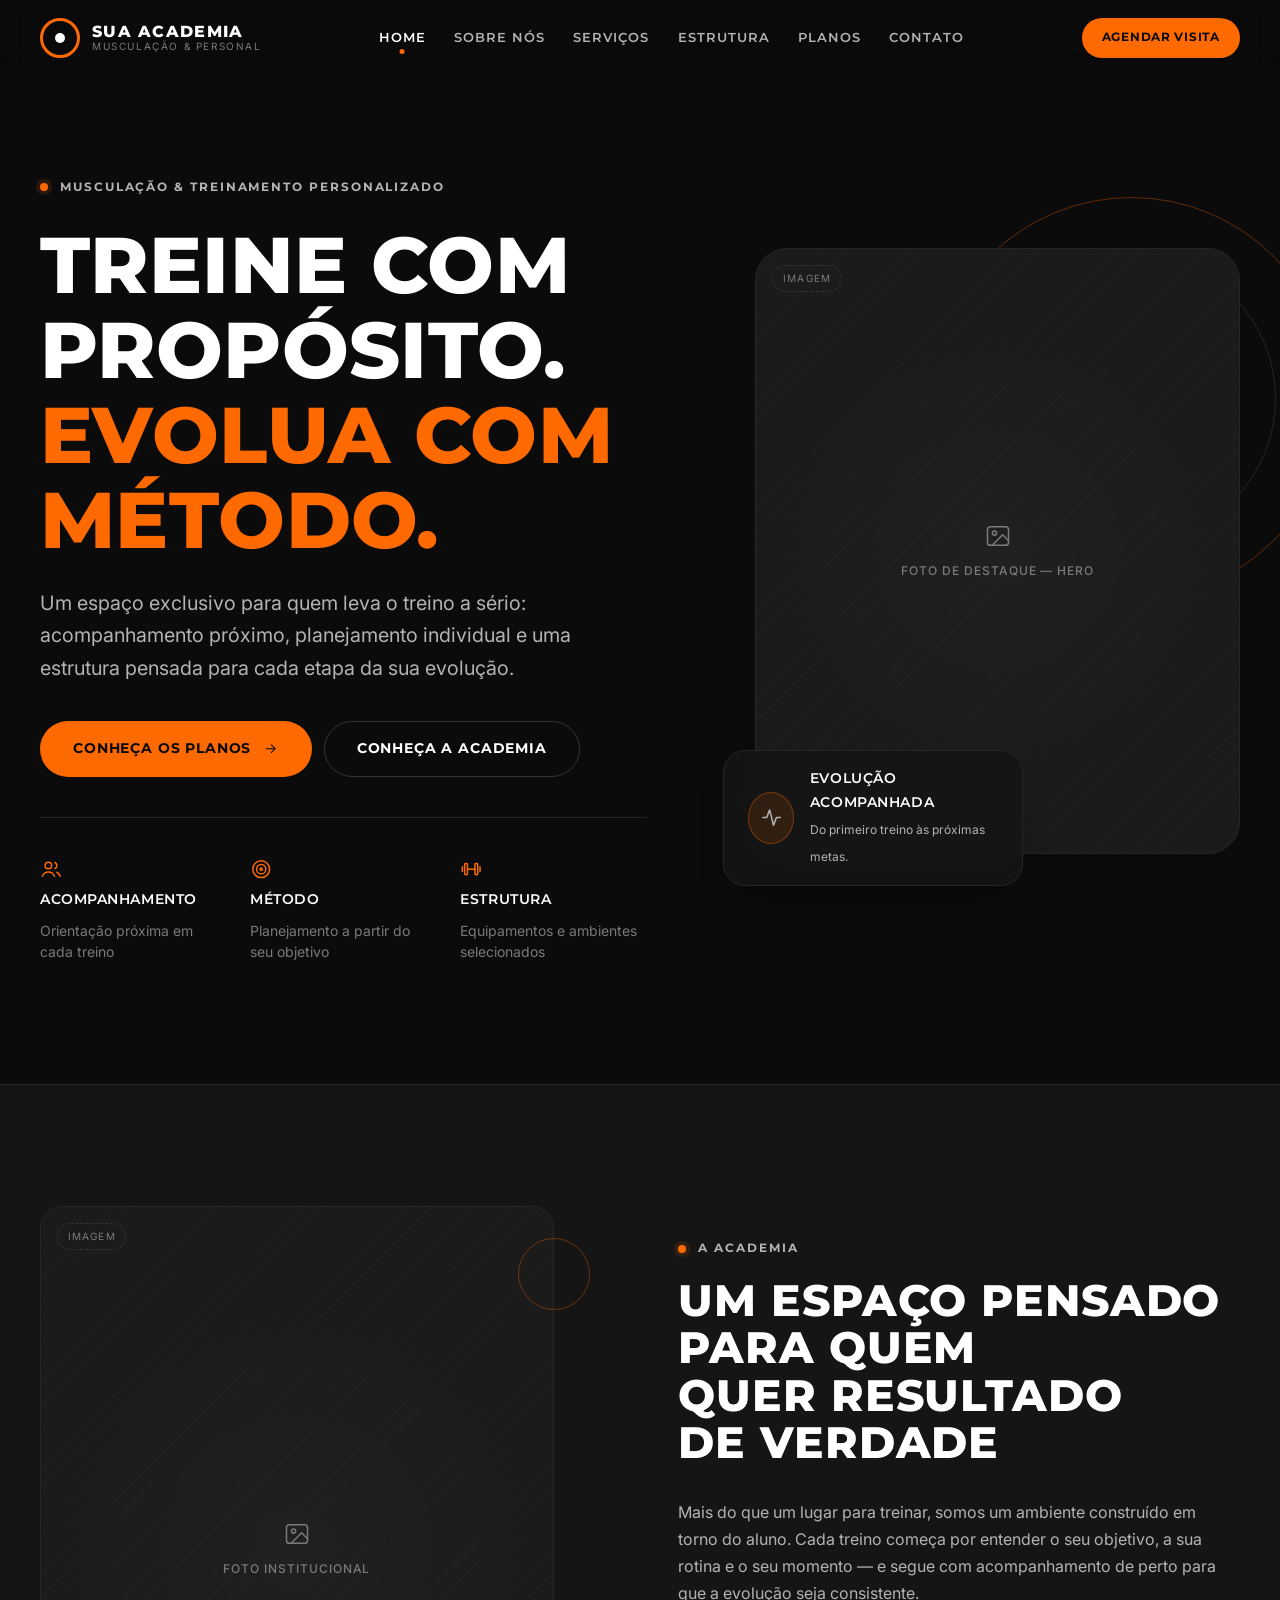
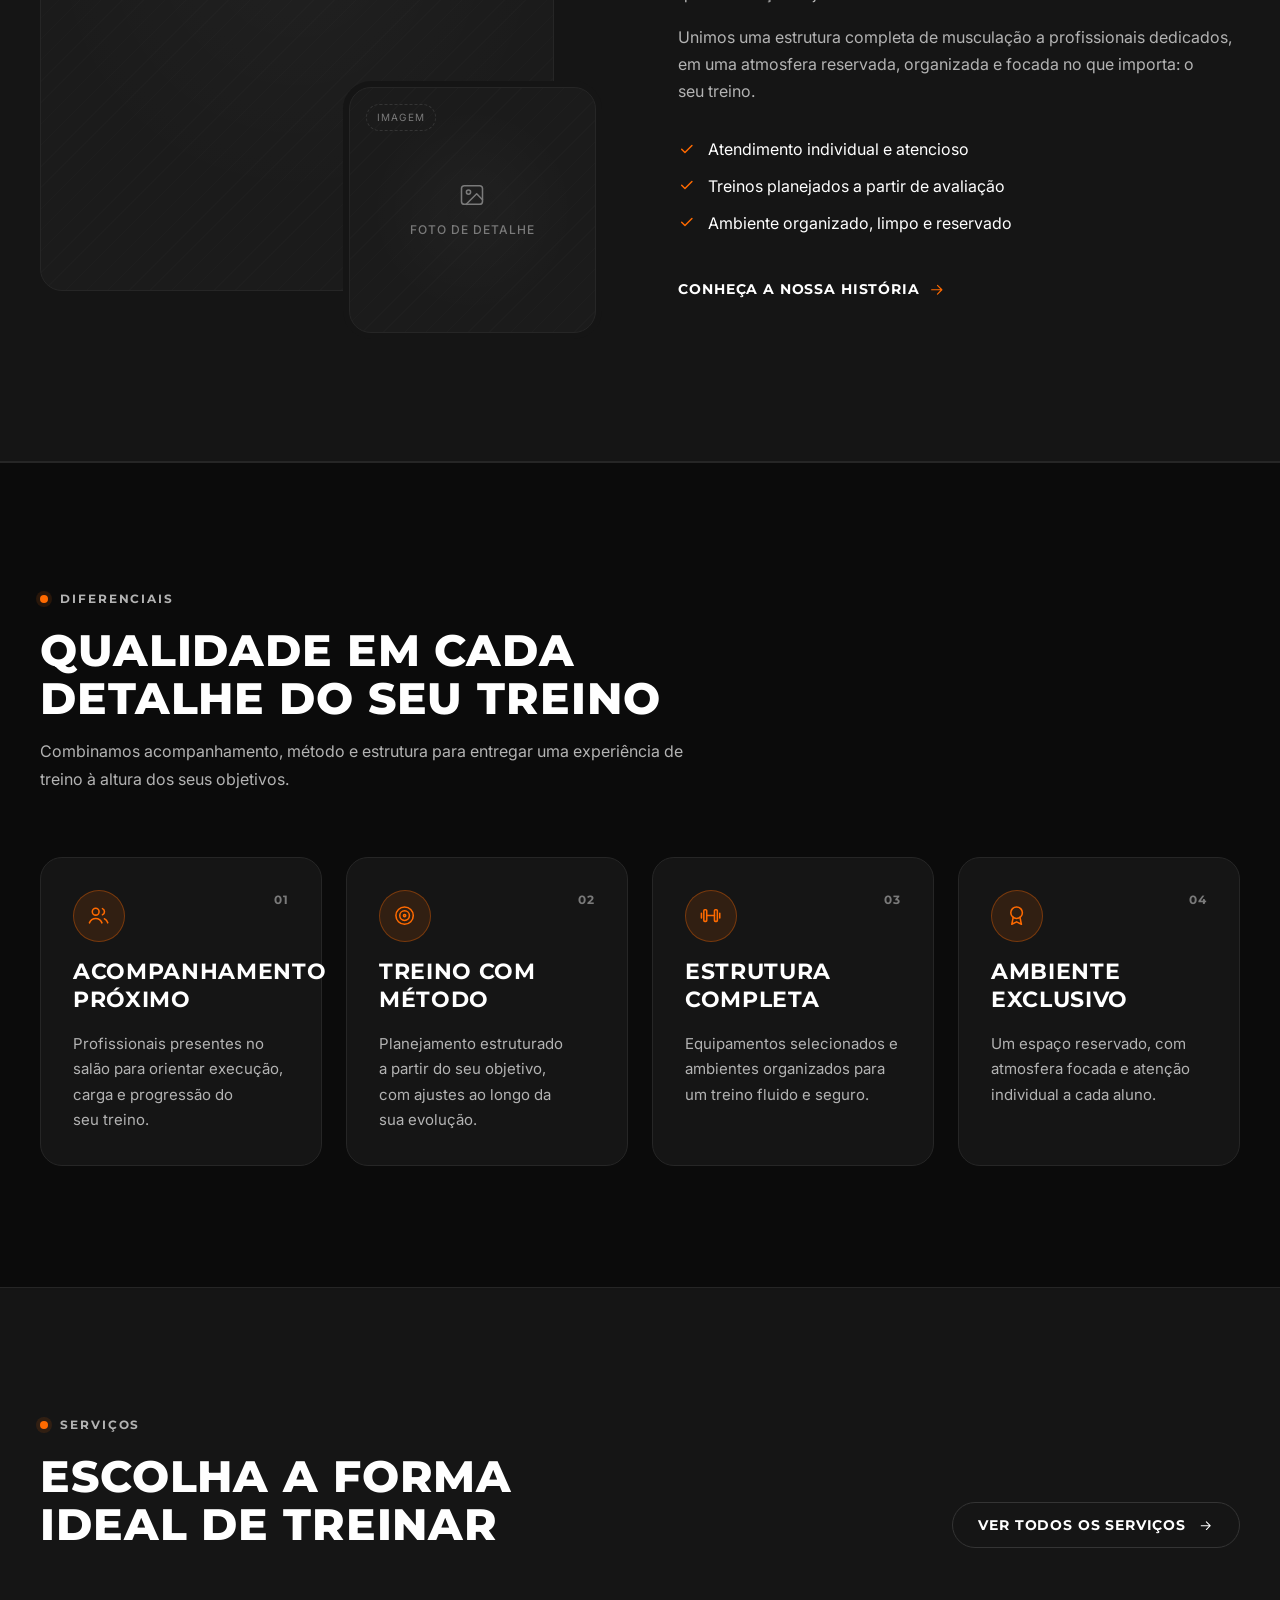
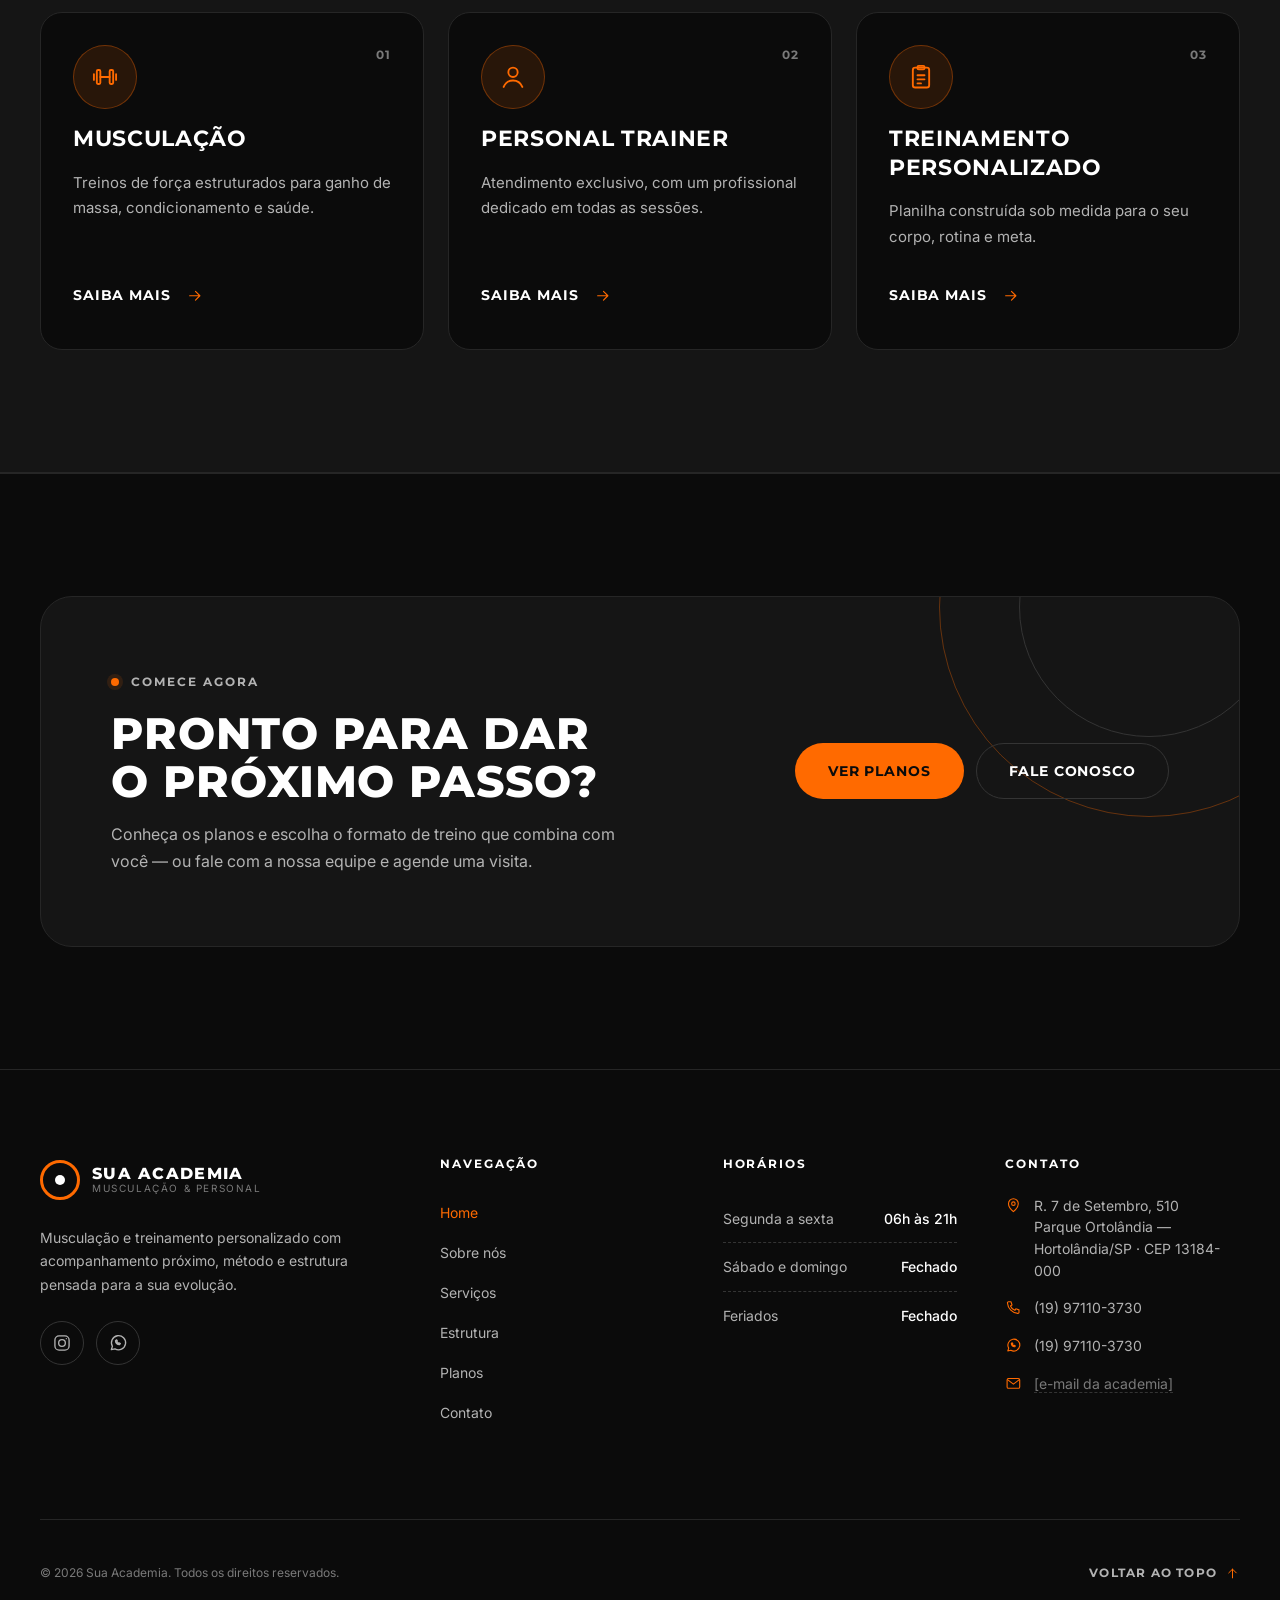
<file: index.html>
<!DOCTYPE html>
<html lang="pt-BR">
<head>
  <meta charset="UTF-8">
  <meta name="viewport" content="width=device-width, initial-scale=1">
  <title>Sua Academia | Musculação e Treinamento Personalizado</title>
  <meta name="description" content="Musculação, personal trainer e treinamento personalizado com acompanhamento próximo, método e estrutura completa.">
  <meta name="theme-color" content="#0B0B0B">
  <link rel="icon" type="image/png" href="images/favicon.png">

  <link rel="preconnect" href="https://fonts.googleapis.com">
  <link rel="preconnect" href="https://fonts.gstatic.com" crossorigin>
  <link rel="stylesheet" href="https://fonts.googleapis.com/css2?family=Inter:wght@400;500;600&family=Montserrat:wght@600;700;800&display=swap">

  <link  rel="stylesheet" href="css/style.css">
  <link rel="stylesheet" href="css/components.css">
  <link rel="stylesheet" href="css/responsive.css">

  <script>document.documentElement.classList.add("js");</script>
  <script src="js/config.js" defer></script>
  <script src="js/data.js" defer></script>
  <script src="js/components.js" defer></script>
  <script src="js/navigation.js" defer></script>
  <script src="js/script.js" defer></script>
</head>

<body data-page="home" data-root="./">
  <noscript><p class="noscript">Para a melhor experiência, ative o JavaScript no seu navegador.</p></noscript>

  <header class="site-header" data-component="header"></header>

  <main id="conteudo" tabindex="-1">

    <!-- HERO ============================================================ -->
    <section class="hero" aria-labelledby="hero-titulo">
      <div class="container hero__grid">
        <div class="hero__content">
          <p class="eyebrow" data-reveal>Musculação &amp; treinamento personalizado</p>

          <h1 class="hero__title" id="hero-titulo" data-reveal>
            <span>Treine com</span>
            <span>propósito.</span>
            <span class="text-accent">Evolua com método.</span>
          </h1>

          <p class="hero__subtitle lead" data-reveal>
            Um espaço exclusivo para quem leva o treino a sério: acompanhamento próximo,
            planejamento individual e uma estrutura pensada para cada etapa da sua evolução.
          </p>

          <div class="btn-group hero__actions" data-reveal>
            <a class="btn btn--primary btn--lg" href="pages/planos.html">
              Conheça os planos
              <span data-icon="arrow"></span>
            </a>
            <a class="btn btn--ghost btn--lg" href="pages/sobre.html">Conheça a academia</a>
          </div>

          <ul class="hero__highlights" role="list" data-reveal>
            <li class="hero__highlight">
              <span data-icon="users"></span>
              <strong>Acompanhamento</strong>
              <span>Orientação próxima em cada treino</span>
            </li>
            <li class="hero__highlight">
              <span data-icon="target"></span>
              <strong>Método</strong>
              <span>Planejamento a partir do seu objetivo</span>
            </li>
            <li class="hero__highlight">
              <span data-icon="dumbbell"></span>
              <strong>Estrutura</strong>
              <span>Equipamentos e ambientes selecionados</span>
            </li>
          </ul>
        </div>

        <div class="hero__visual" data-reveal>
          <span class="hero__ring" aria-hidden="true"></span>
          <div class="media media--portrait" data-image="home-hero" data-eager></div>
          <div class="hero__card">
            <span class="icon-circle">
              <span data-icon="activity"></span>
            </span>
            <div>
              <strong>Evolução acompanhada</strong>
              <span>Do primeiro treino às próximas metas.</span>
            </div>
          </div>
        </div>
      </div>
    </section>

    <!-- APRESENTAÇÃO ===================================================== -->
    <section class="section section--surface" aria-labelledby="apresentacao-titulo">
      <div class="container split">
        <div class="media-stack split__media" data-reveal>
          <div class="media media--tall" data-image="home-about"></div>
          <div class="media-stack__secondary">
            <div class="media media--square" data-image="home-about-detail"></div>
          </div>
          <span class="media-stack__dot" aria-hidden="true"></span>
        </div>

        <div class="stack-lg">
          <div class="stack" data-reveal>
            <p class="eyebrow">A academia</p>
            <h2 id="apresentacao-titulo">Um espaço pensado para quem quer resultado de verdade</h2>
          </div>
          <div class="stack" data-reveal>
            <p>
              Mais do que um lugar para treinar, somos um ambiente construído em torno do aluno.
              Cada treino começa por entender o seu objetivo, a sua rotina e o seu momento — e segue
              com acompanhamento de perto para que a evolução seja consistente.
            </p>
            <p>
              Unimos uma estrutura completa de musculação a profissionais dedicados, em uma
              atmosfera reservada, organizada e focada no que importa: o seu treino.
            </p>
          </div>
          <ul class="check-list check-list--lg" role="list" data-reveal>
            <li><span data-icon="check"></span><span>Atendimento individual e atencioso</span></li>
            <li><span data-icon="check"></span><span>Treinos planejados a partir de avaliação</span></li>
            <li><span data-icon="check"></span><span>Ambiente organizado, limpo e reservado</span></li>
          </ul>
          <a class="link-arrow" href="pages/sobre.html" data-reveal>
            Conheça a nossa história
            <span data-icon="arrow"></span>
          </a>
        </div>
      </div>
    </section>

    <!-- DIFERENCIAIS ===================================================== -->
    <section class="section" aria-labelledby="diferenciais-titulo">
      <div class="container">
        <header class="section-header" data-reveal>
          <p class="eyebrow">Diferenciais</p>
          <h2 id="diferenciais-titulo">Qualidade em cada detalhe do seu treino</h2>
          <p>Combinamos acompanhamento, método e estrutura para entregar uma experiência de treino à altura dos seus objetivos.</p>
        </header>

        <div class="grid grid--4" data-render="differentials"></div>
      </div>
    </section>

    <!-- SERVIÇOS EM DESTAQUE ============================================= -->
    <section class="section section--surface" aria-labelledby="servicos-titulo">
      <div class="container">
        <header class="section-header section-header--row" data-reveal>
          <div class="section-header__text">
            <p class="eyebrow">Serviços</p>
            <h2 id="servicos-titulo">Escolha a forma ideal de treinar</h2>
          </div>
          <a class="btn btn--ghost" href="pages/servicos.html">
            Ver todos os serviços
            <span data-icon="arrow"></span>
          </a>
        </header>

        <div class="grid grid--3" data-render="services-featured"></div>
      </div>
    </section>

    <!-- CHAMADA PARA AÇÃO ================================================ -->
    <section class="section" aria-labelledby="cta-titulo">
      <div class="container">
        <div class="cta-band" data-reveal>
          <div class="cta-band__content">
            <p class="eyebrow">Comece agora</p>
            <h2 id="cta-titulo">Pronto para dar o próximo passo?</h2>
            <p>Conheça os planos e escolha o formato de treino que combina com você — ou fale com a nossa equipe e agende uma visita.</p>
          </div>
          <div class="btn-group">
            <a class="btn btn--primary btn--lg" href="pages/planos.html">Ver planos</a>
            <a class="btn btn--ghost btn--lg" href="pages/contato.html">Fale conosco</a>
          </div>
        </div>
      </div>
    </section>

  </main>

  <footer class="site-footer" data-component="footer"></footer>
</body>
</html>
</file>
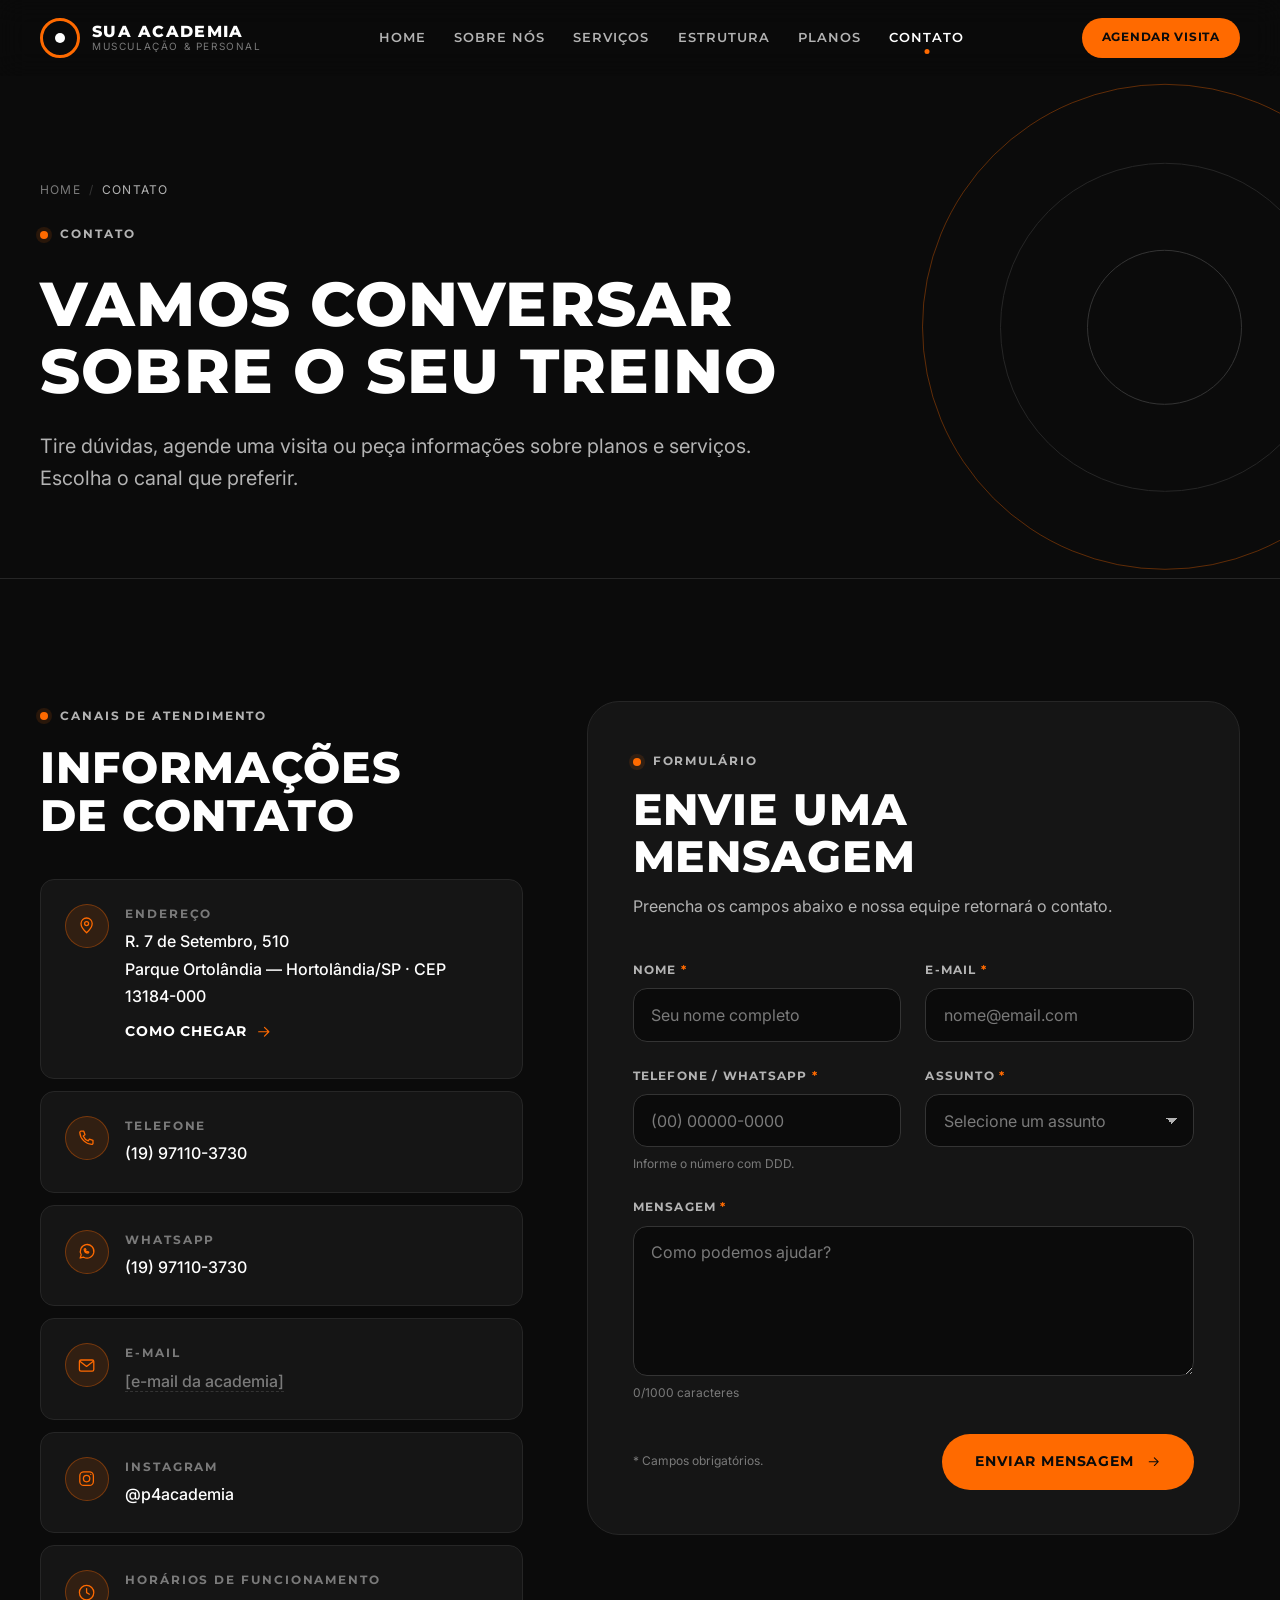
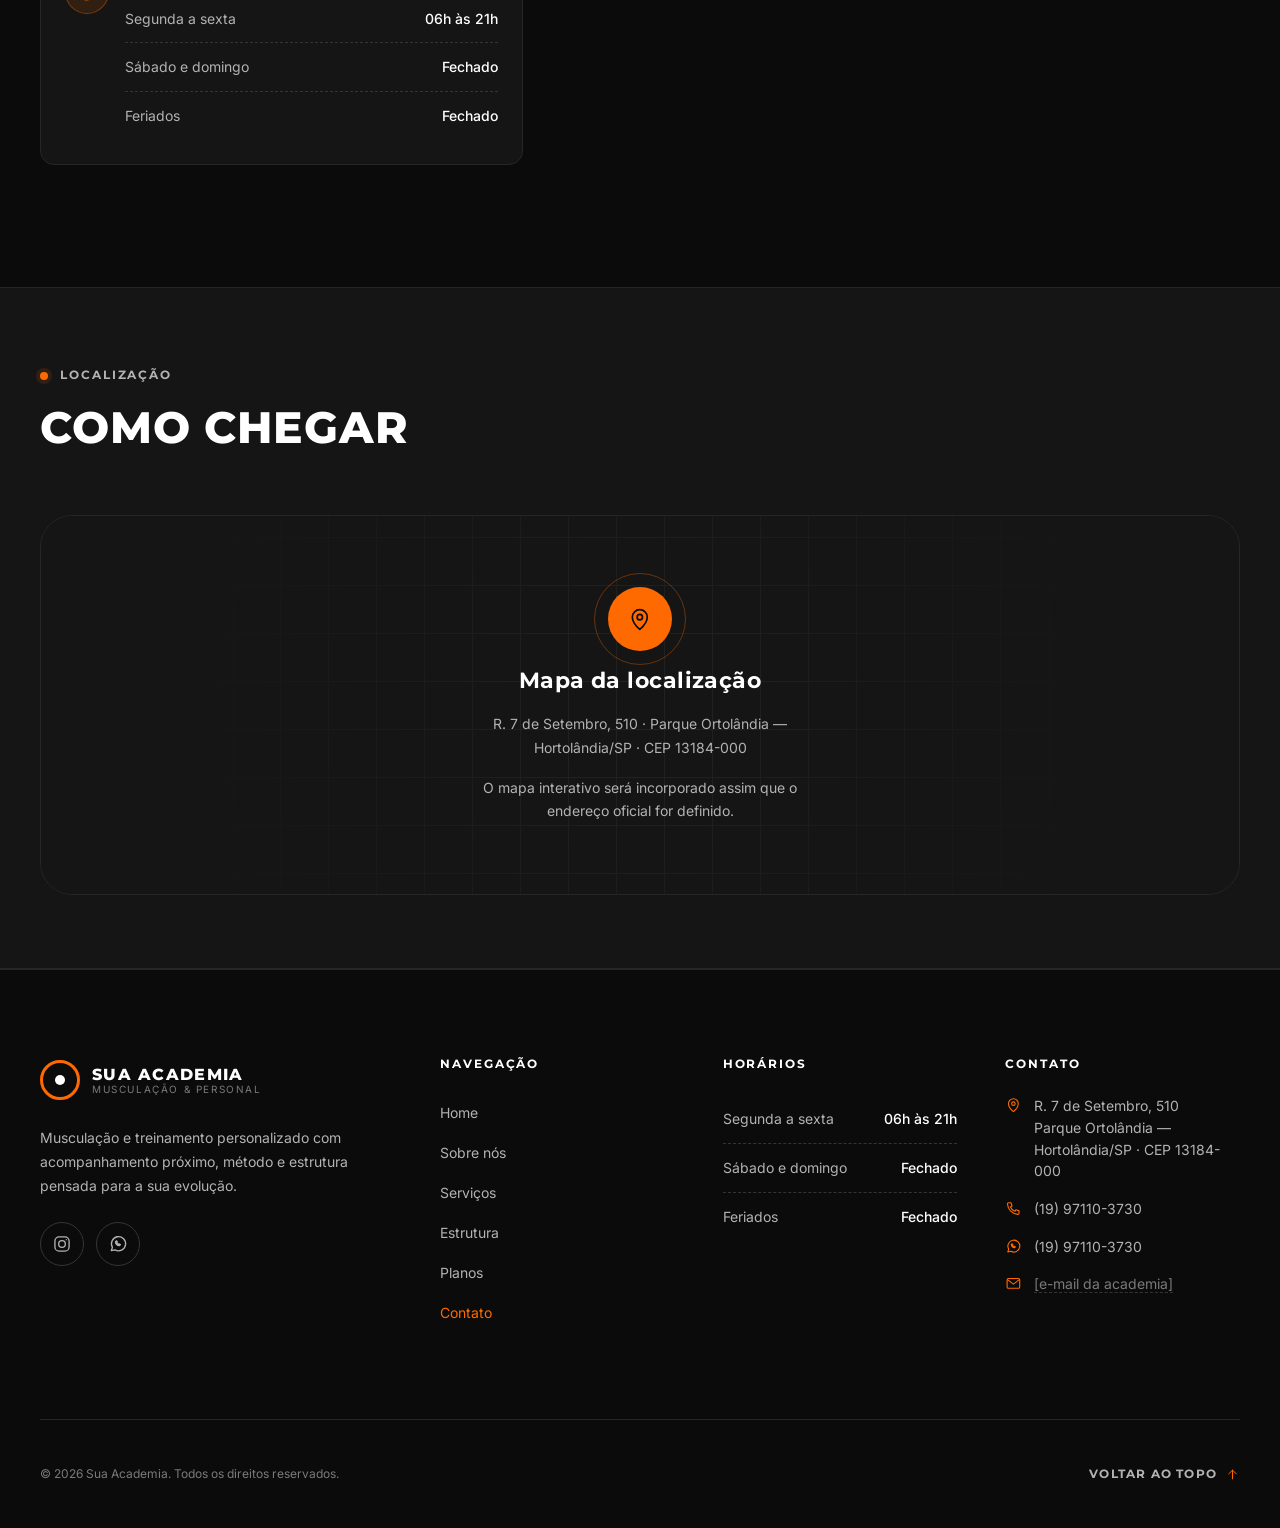
<file: pages/contato.html>
<!DOCTYPE html>
<html lang="pt-BR">
<head>
  <meta charset="UTF-8">
  <meta name="viewport" content="width=device-width, initial-scale=1">
  <title>Contato | Sua Academia</title>
  <meta name="description" content="Fale com a academia: endereço, telefone, WhatsApp, Instagram, horários de funcionamento e formulário de contato.">
  <meta name="theme-color" content="#0B0B0B">
  <link rel="icon" type="image/png" href="../images/favicon.png">

  <link rel="preconnect" href="https://fonts.googleapis.com">
  <link rel="preconnect" href="https://fonts.gstatic.com" crossorigin>
  <link rel="stylesheet" href="https://fonts.googleapis.com/css2?family=Inter:wght@400;500;600&family=Montserrat:wght@600;700;800&display=swap">

  <link rel="stylesheet" href="../css/style.css">
  <link rel="stylesheet" href="../css/components.css">
  <link rel="stylesheet" href="../css/responsive.css">

  <script>document.documentElement.classList.add("js");</script>
  <script src="../js/config.js" defer></script>
  <script src="../js/data.js" defer></script>
  <script src="../js/components.js" defer></script>
  <script src="../js/navigation.js" defer></script>
  <script src="../js/script.js" defer></script>
</head>

<body data-page="contato" data-root="../">
  <noscript><p class="noscript">Para a melhor experiência, ative o JavaScript no seu navegador.</p></noscript>

  <header class="site-header" data-component="header"></header>

  <main id="conteudo" tabindex="-1">

    <!-- CABEÇALHO DA PÁGINA ============================================== -->
    <section class="page-hero" aria-labelledby="page-titulo">
      <span class="page-hero__ring" aria-hidden="true"></span>
      <div class="container">
        <div class="page-hero__inner">
          <nav class="breadcrumb" aria-label="Você está em" data-reveal>
            <ol>
              <li><a href="../index.html">Home</a></li>
              <li aria-current="page">Contato</li>
            </ol>
          </nav>
          <p class="eyebrow" data-reveal>Contato</p>
          <h1 id="page-titulo" data-reveal>Vamos conversar sobre o seu treino</h1>
          <p class="lead page-hero__lead" data-reveal>
            Tire dúvidas, agende uma visita ou peça informações sobre planos e serviços.
            Escolha o canal que preferir.
          </p>
        </div>
      </div>
    </section>

    <!-- CANAIS + FORMULÁRIO ============================================== -->
    <section class="section" aria-label="Informações de contato e formulário">
      <div class="container contact-layout">

        <!-- Informações de contato -->
        <div class="contact-info">
          <header class="section-header" data-reveal>
            <p class="eyebrow">Canais de atendimento</p>
            <h2>Informações de contato</h2>
          </header>

          <div class="contact-info__list" data-render="contact-info"></div>

          <div class="info-card info-card--block" data-reveal>
            <span class="icon-circle"><span data-icon="clock"></span></span>
            <div>
              <span class="info-card__label">Horários de funcionamento</span>
              <div data-render="hours"></div>
            </div>
          </div>
        </div>

        <!-- Formulário -->
        <div class="form-card" data-reveal>
          <div class="form-card__header">
            <p class="eyebrow">Formulário</p>
            <h2 id="form-titulo">Envie uma mensagem</h2>
            <p>Preencha os campos abaixo e nossa equipe retornará o contato.</p>
          </div>

          <!-- Preparado para integração futura: App.FormService.submitContact (js/data.js) -->
          <form class="form" id="form-contato" aria-labelledby="form-titulo" novalidate>
            <div class="field">
              <label class="field__label" for="nome">Nome <abbr title="obrigatório">*</abbr></label>
              <input class="field__control" id="nome" name="nome" type="text" autocomplete="name"
                     placeholder="Seu nome completo" required minlength="3" maxlength="80"
                     aria-describedby="nome-erro">
              <p class="field__error" id="nome-erro" aria-live="polite"></p>
            </div>

            <div class="field">
              <label class="field__label" for="email">E-mail <abbr title="obrigatório">*</abbr></label>
              <input class="field__control" id="email" name="email" type="email" autocomplete="email"
                     placeholder="nome@email.com" required maxlength="120"
                     aria-describedby="email-erro">
              <p class="field__error" id="email-erro" aria-live="polite"></p>
            </div>

            <div class="field">
              <label class="field__label" for="telefone">Telefone / WhatsApp <abbr title="obrigatório">*</abbr></label>
              <input class="field__control" id="telefone" name="telefone" type="tel" inputmode="numeric"
                     autocomplete="tel-national" placeholder="(00) 00000-0000" required maxlength="15"
                     aria-describedby="telefone-dica telefone-erro">
              <p class="field__hint" id="telefone-dica">Informe o número com DDD.</p>
              <p class="field__error" id="telefone-erro" aria-live="polite"></p>
            </div>

            <div class="field">
              <label class="field__label" for="assunto">Assunto <abbr title="obrigatório">*</abbr></label>
              <select class="field__control" id="assunto" name="assunto" required
                      aria-describedby="assunto-erro" data-render="contact-subjects">
                <option value="">Selecione um assunto</option>
              </select>
              <p class="field__error" id="assunto-erro" aria-live="polite"></p>
            </div>

            <div class="field field--full">
              <label class="field__label" for="mensagem">Mensagem <abbr title="obrigatório">*</abbr></label>
              <textarea class="field__control" id="mensagem" name="mensagem" rows="5" required
                        minlength="10" maxlength="1000" placeholder="Como podemos ajudar?"
                        aria-describedby="mensagem-contador mensagem-erro"></textarea>
              <p class="field__hint" id="mensagem-contador">0/1000 caracteres</p>
              <p class="field__error" id="mensagem-erro" aria-live="polite"></p>
            </div>

            <div class="alert" id="form-status" role="status" tabindex="-1" hidden></div>

            <div class="form__footer">
              <p class="form__note">* Campos obrigatórios.</p>
              <button class="btn btn--primary btn--lg" type="submit">
                Enviar mensagem <span data-icon="arrow"></span>
              </button>
            </div>
          </form>
        </div>

      </div>
    </section>

    <!-- MAPA ============================================================= -->
    <section class="section section--tight section--surface" aria-labelledby="mapa-titulo">
      <div class="container">
        <header class="section-header" data-reveal>
          <p class="eyebrow">Localização</p>
          <h2 id="mapa-titulo">Como chegar</h2>
        </header>
        <div class="map" data-render="map" data-reveal></div>
      </div>
    </section>

  </main>

  <footer class="site-footer" data-component="footer"></footer>
</body>
</html>
</file>
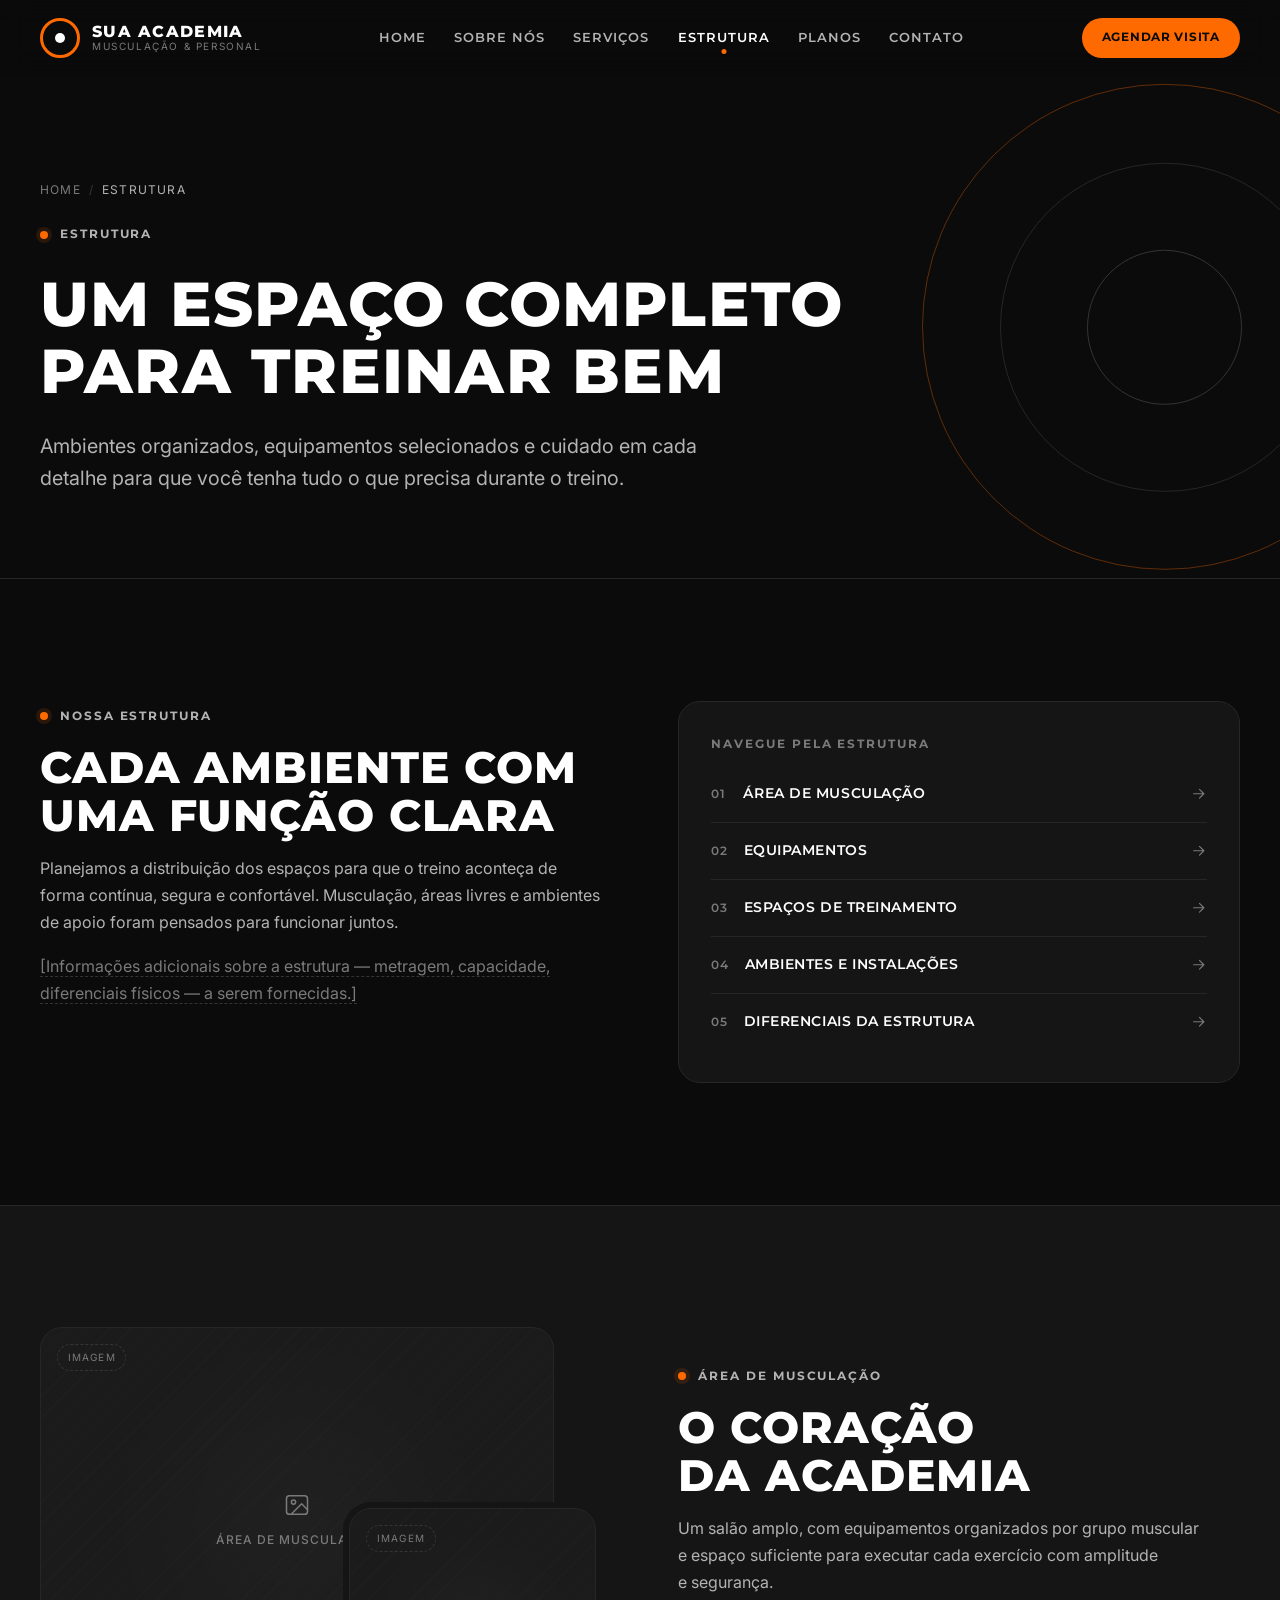
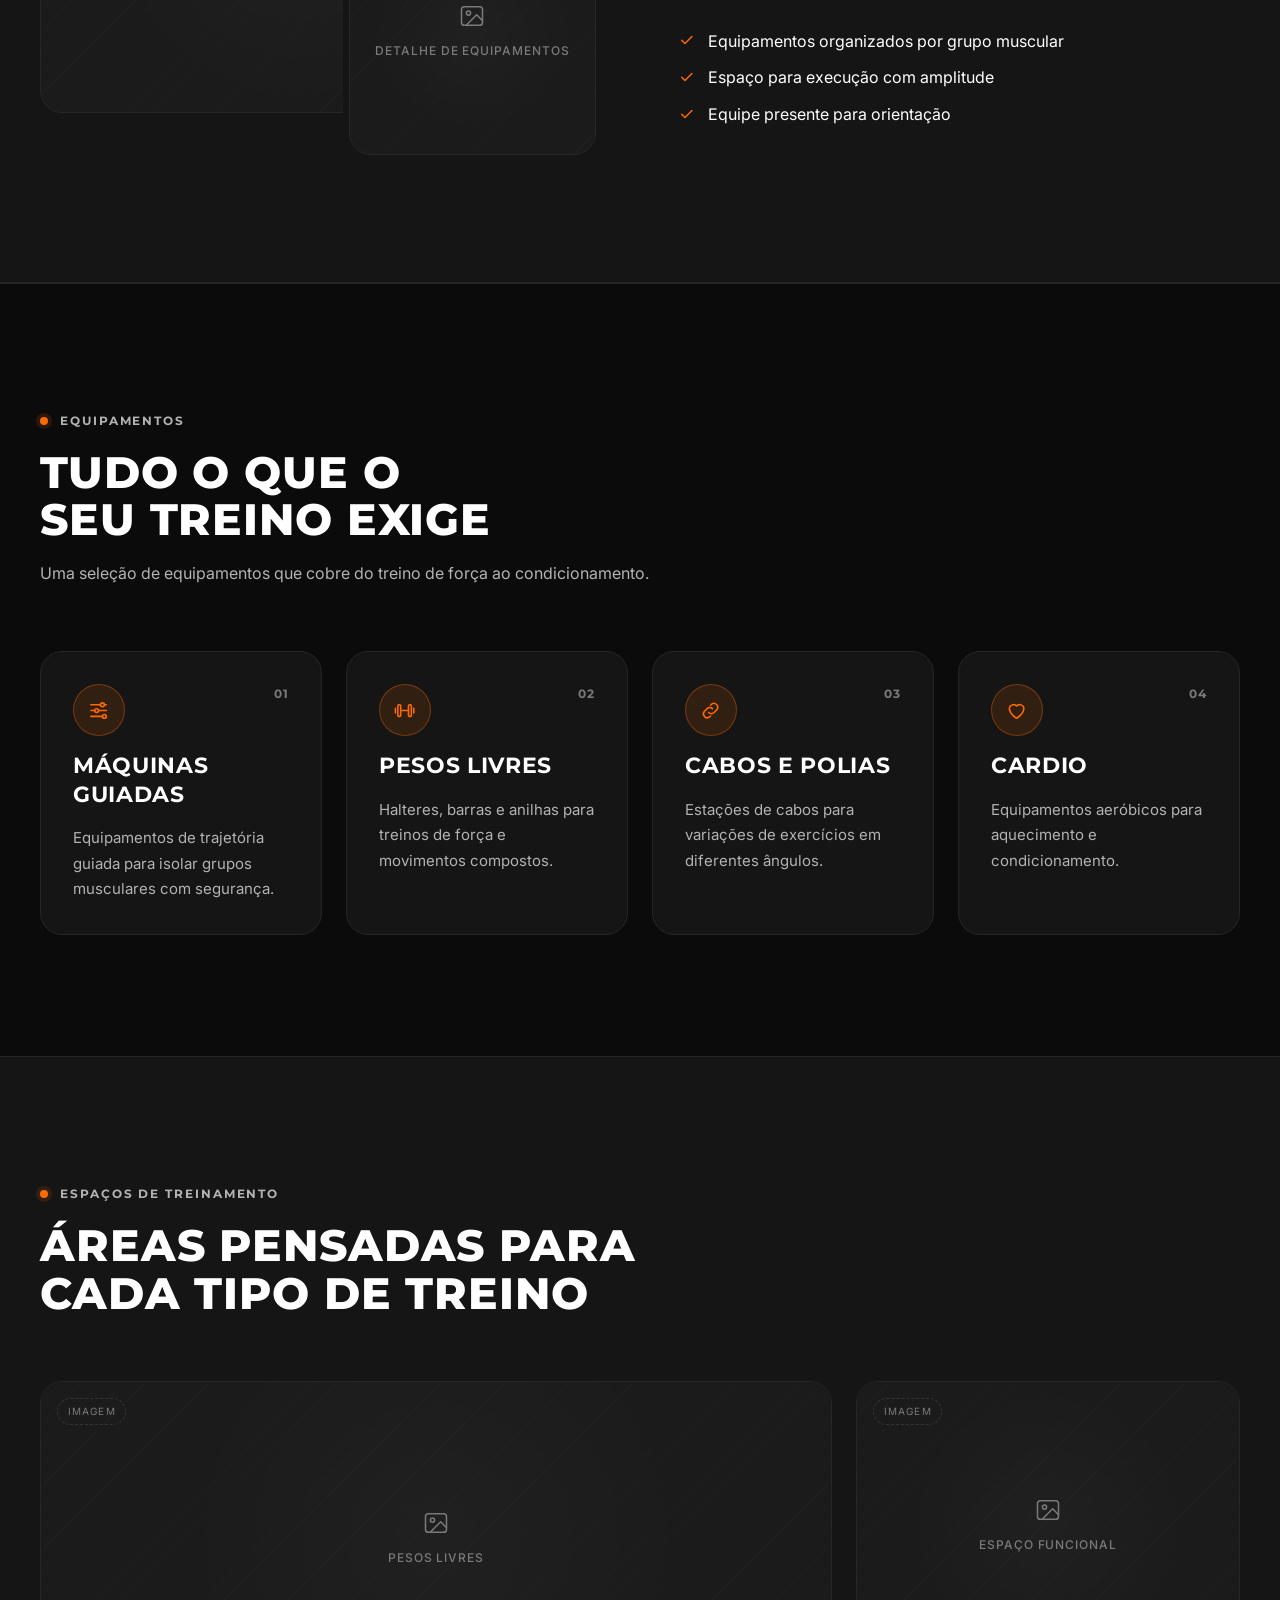
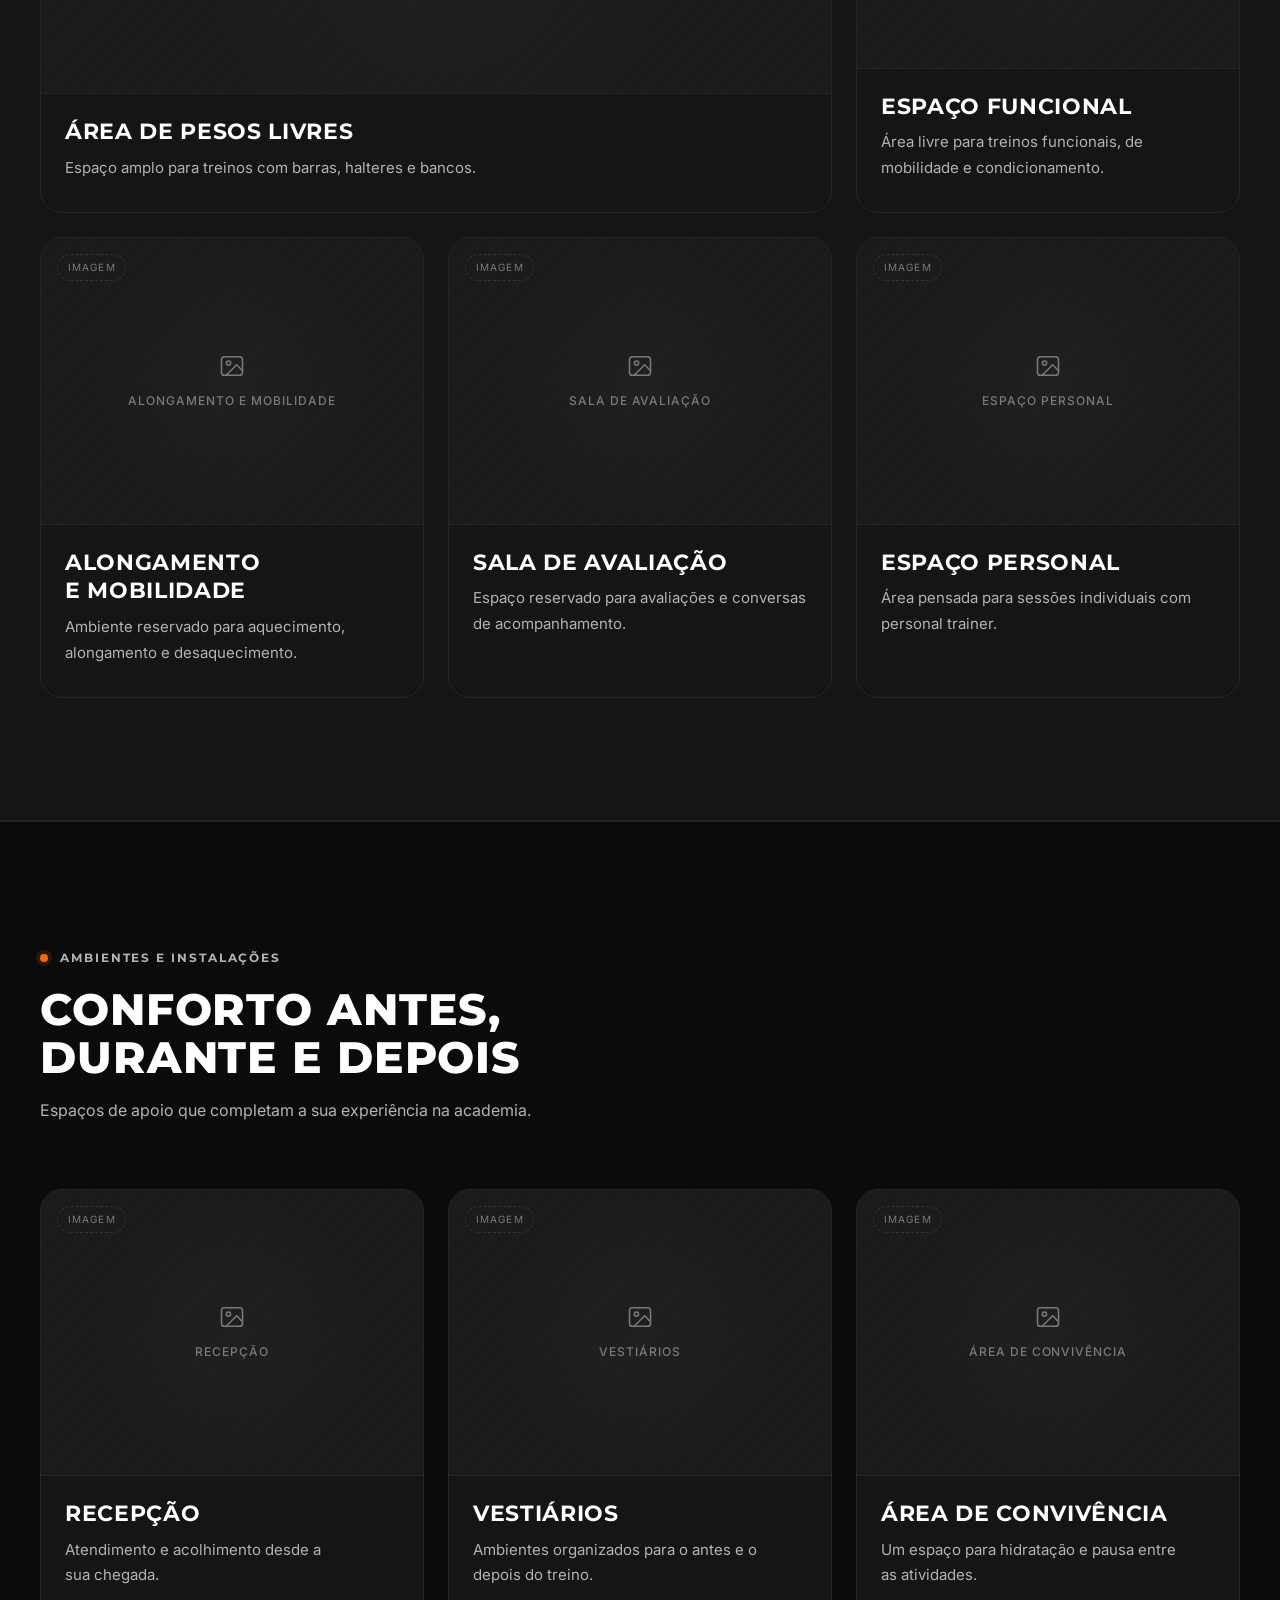
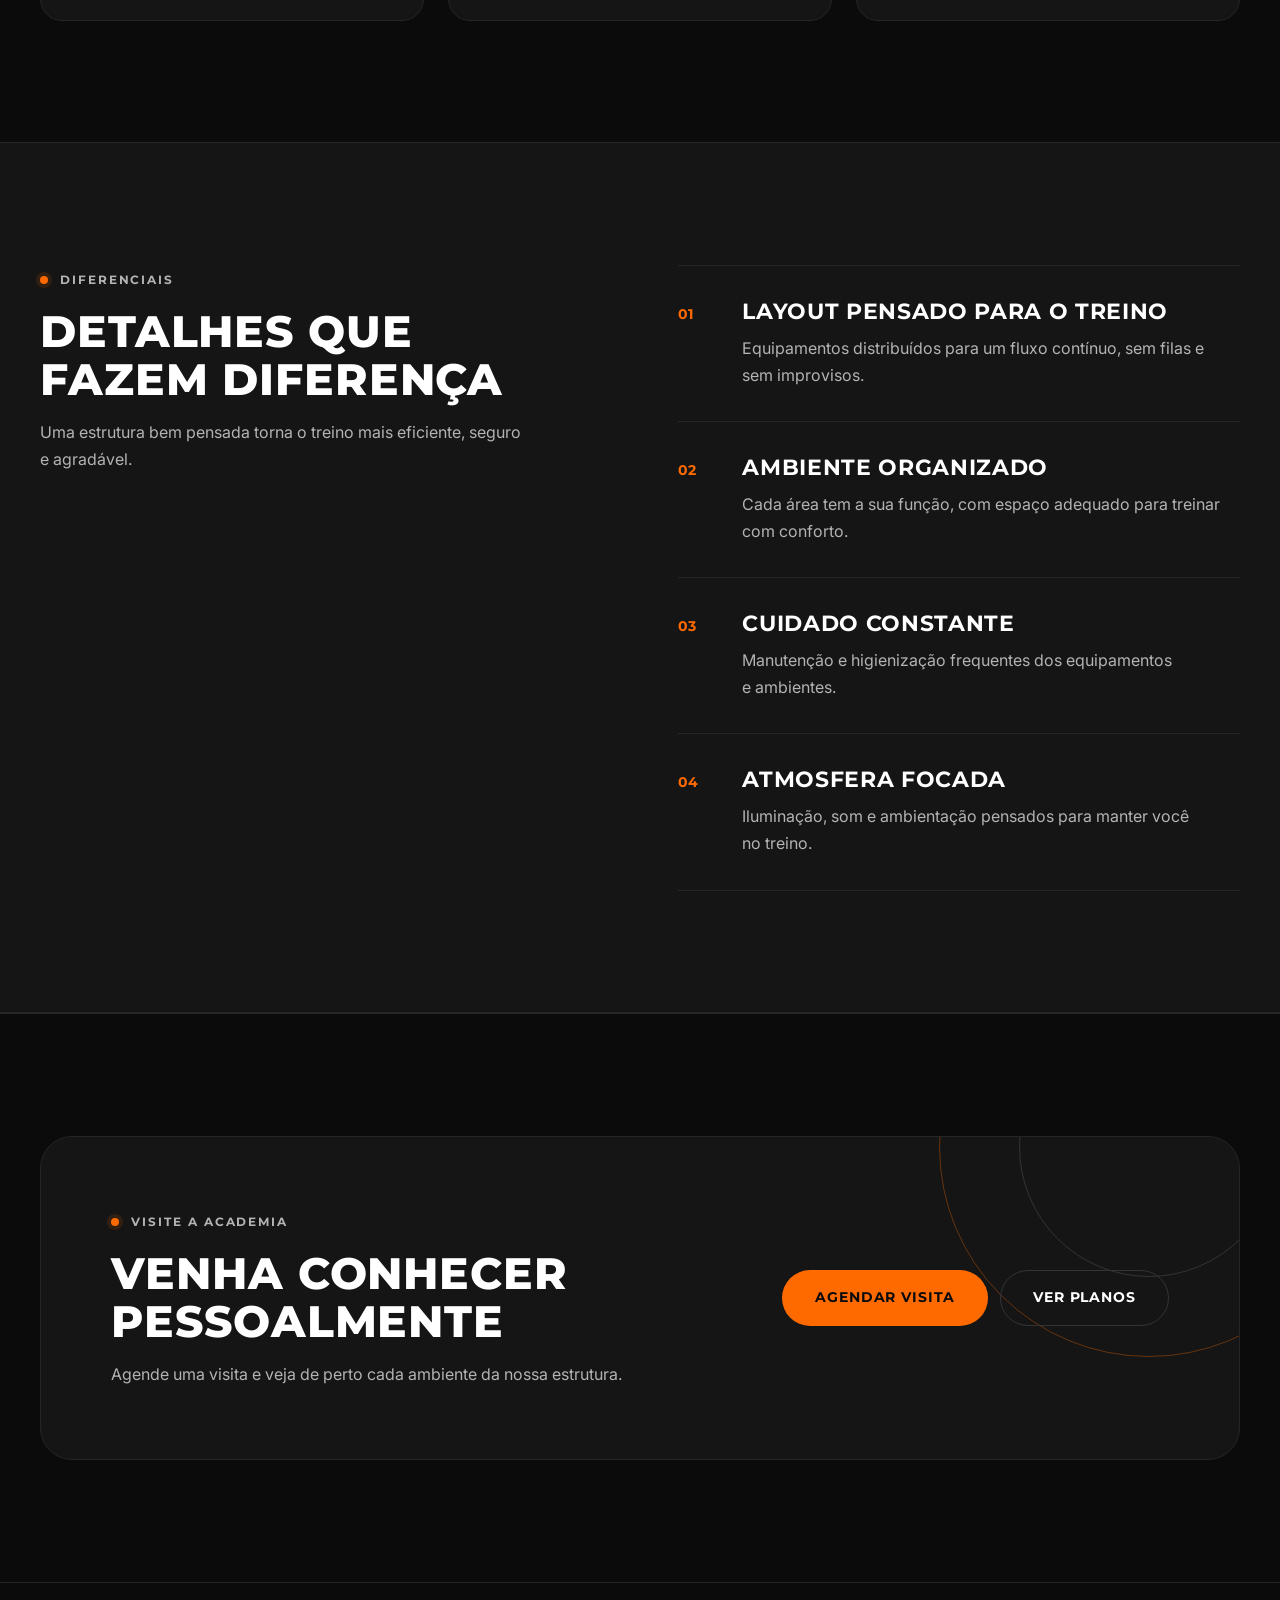
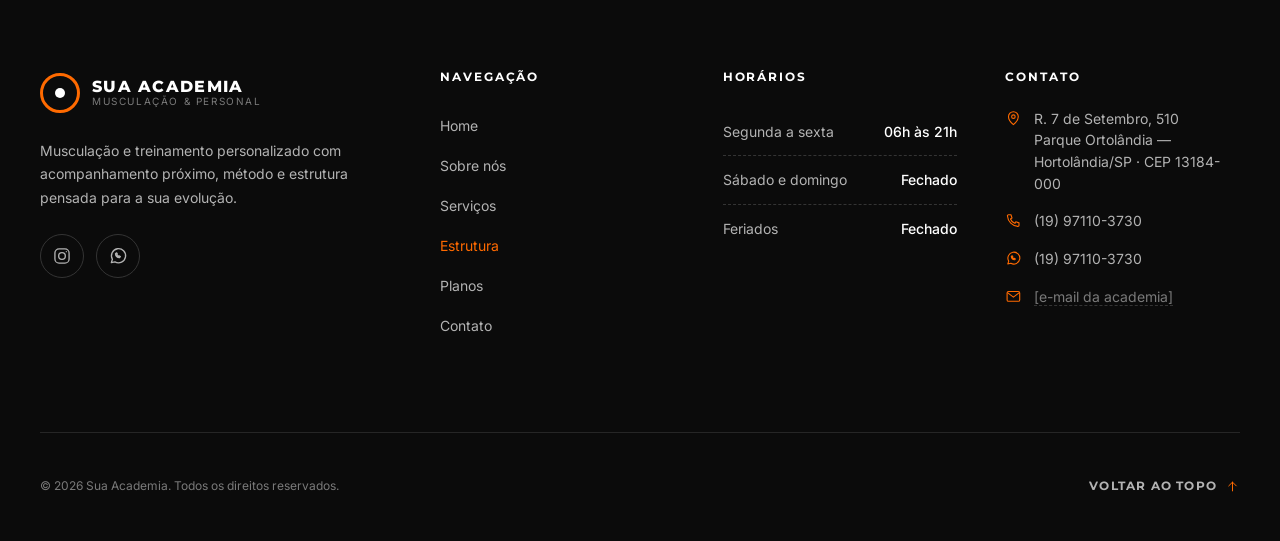
<file: pages/estrutura.html>
<!DOCTYPE html>
<html lang="pt-BR">
<head>
  <meta charset="UTF-8">
  <meta name="viewport" content="width=device-width, initial-scale=1">
  <title>Estrutura | Sua Academia</title>
  <meta name="description" content="Conheça a área de musculação, os equipamentos, os espaços de treinamento e as instalações da academia.">
  <meta name="theme-color" content="#0B0B0B">
  <link rel="icon" type="image/png" href="../images/favicon.png">

  <link rel="preconnect" href="https://fonts.googleapis.com">
  <link rel="preconnect" href="https://fonts.gstatic.com" crossorigin>
  <link rel="stylesheet" href="https://fonts.googleapis.com/css2?family=Inter:wght@400;500;600&family=Montserrat:wght@600;700;800&display=swap">

  <link rel="stylesheet" href="../css/style.css">
  <link rel="stylesheet" href="../css/components.css">
  <link rel="stylesheet" href="../css/responsive.css">

  <script>document.documentElement.classList.add("js");</script>
  <script src="../js/config.js" defer></script>
  <script src="../js/data.js" defer></script>
  <script src="../js/components.js" defer></script>
  <script src="../js/navigation.js" defer></script>
  <script src="../js/script.js" defer></script>
</head>

<body data-page="estrutura" data-root="../">
  <noscript><p class="noscript">Para a melhor experiência, ative o JavaScript no seu navegador.</p></noscript>

  <header class="site-header" data-component="header"></header>

  <main id="conteudo" tabindex="-1">

    <!-- CABEÇALHO DA PÁGINA ============================================== -->
    <section class="page-hero" aria-labelledby="page-titulo">
      <span class="page-hero__ring" aria-hidden="true"></span>
      <div class="container">
        <div class="page-hero__inner">
          <nav class="breadcrumb" aria-label="Você está em" data-reveal>
            <ol>
              <li><a href="../index.html">Home</a></li>
              <li aria-current="page">Estrutura</li>
            </ol>
          </nav>
          <p class="eyebrow" data-reveal>Estrutura</p>
          <h1 id="page-titulo" data-reveal>Um espaço completo para treinar bem</h1>
          <p class="lead page-hero__lead" data-reveal>
            Ambientes organizados, equipamentos selecionados e cuidado em cada detalhe para
            que você tenha tudo o que precisa durante o treino.
          </p>
        </div>
      </div>
    </section>

    <!-- APRESENTAÇÃO DA ESTRUTURA ======================================== -->
    <section class="section" aria-labelledby="apresentacao-titulo">
      <div class="container split split--top">
        <div class="stack" data-reveal>
          <p class="eyebrow">Nossa estrutura</p>
          <h2 id="apresentacao-titulo">Cada ambiente com uma função clara</h2>
          <p>
            Planejamos a distribuição dos espaços para que o treino aconteça de forma contínua,
            segura e confortável. Musculação, áreas livres e ambientes de apoio foram pensados
            para funcionar juntos.
          </p>
          <p>
            <span class="ph-token">[Informações adicionais sobre a estrutura — metragem, capacidade, diferenciais físicos — a serem fornecidas.]</span>
          </p>
        </div>

        <nav class="anchor-nav" aria-label="Navegue pela estrutura" data-reveal>
          <p class="anchor-nav__title">Navegue pela estrutura</p>
          <ol class="anchor-nav__list">
            <li><a href="#musculacao"><span>01</span> Área de musculação <span data-icon="arrow"></span></a></li>
            <li><a href="#equipamentos"><span>02</span> Equipamentos <span data-icon="arrow"></span></a></li>
            <li><a href="#espacos"><span>03</span> Espaços de treinamento <span data-icon="arrow"></span></a></li>
            <li><a href="#instalacoes"><span>04</span> Ambientes e instalações <span data-icon="arrow"></span></a></li>
            <li><a href="#diferenciais"><span>05</span> Diferenciais da estrutura <span data-icon="arrow"></span></a></li>
          </ol>
        </nav>
      </div>
    </section>

    <!-- ÁREA DE MUSCULAÇÃO =============================================== -->
    <section class="section section--surface" id="musculacao" aria-labelledby="musculacao-titulo">
      <div class="container split">
        <div class="media-stack split__media" data-reveal>
          <div class="media media--landscape" data-image="estrutura-musculacao"></div>
          <div class="media-stack__secondary">
            <div class="media media--square" data-image="estrutura-musculacao-detalhe"></div>
          </div>
        </div>
        <div class="stack-lg">
          <div class="stack" data-reveal>
            <p class="eyebrow">Área de musculação</p>
            <h2 id="musculacao-titulo">O coração da academia</h2>
            <p>
              Um salão amplo, com equipamentos organizados por grupo muscular e espaço suficiente
              para executar cada exercício com amplitude e segurança.
            </p>
          </div>
          <ul class="check-list check-list--lg" role="list" data-reveal>
            <li><span data-icon="check"></span><span>Equipamentos organizados por grupo muscular</span></li>
            <li><span data-icon="check"></span><span>Espaço para execução com amplitude</span></li>
            <li><span data-icon="check"></span><span>Equipe presente para orientação</span></li>
          </ul>
        </div>
      </div>
    </section>

    <!-- EQUIPAMENTOS ===================================================== -->
    <section class="section" id="equipamentos" aria-labelledby="equipamentos-titulo">
      <div class="container">
        <header class="section-header" data-reveal>
          <p class="eyebrow">Equipamentos</p>
          <h2 id="equipamentos-titulo">Tudo o que o seu treino exige</h2>
          <p>Uma seleção de equipamentos que cobre do treino de força ao condicionamento.</p>
        </header>
        <div class="grid grid--4" data-render="equipment"></div>
      </div>
    </section>

    <!-- ESPAÇOS DE TREINAMENTO =========================================== -->
    <section class="section section--surface" id="espacos" aria-labelledby="espacos-titulo">
      <div class="container">
        <header class="section-header" data-reveal>
          <p class="eyebrow">Espaços de treinamento</p>
          <h2 id="espacos-titulo">Áreas pensadas para cada tipo de treino</h2>
        </header>
        <div class="bento" data-render="spaces"></div>
      </div>
    </section>

    <!-- AMBIENTES E INSTALAÇÕES ========================================== -->
    <section class="section" id="instalacoes" aria-labelledby="instalacoes-titulo">
      <div class="container">
        <header class="section-header" data-reveal>
          <p class="eyebrow">Ambientes e instalações</p>
          <h2 id="instalacoes-titulo">Conforto antes, durante e depois</h2>
          <p>Espaços de apoio que completam a sua experiência na academia.</p>
        </header>
        <div class="grid grid--3" data-render="facilities"></div>
      </div>
    </section>

    <!-- DIFERENCIAIS DA ESTRUTURA ======================================== -->
    <section class="section section--surface" id="diferenciais" aria-labelledby="diferenciais-titulo">
      <div class="container split split--top">
        <header class="section-header sticky-header" data-reveal>
          <p class="eyebrow">Diferenciais</p>
          <h2 id="diferenciais-titulo">Detalhes que fazem diferença</h2>
          <p>Uma estrutura bem pensada torna o treino mais eficiente, seguro e agradável.</p>
        </header>
        <div class="feature-rows" data-render="structure-highlights"></div>
      </div>
    </section>

    <!-- CHAMADA PARA AÇÃO ================================================ -->
    <section class="section" aria-labelledby="cta-titulo">
      <div class="container">
        <div class="cta-band" data-reveal>
          <div class="cta-band__content">
            <p class="eyebrow">Visite a academia</p>
            <h2 id="cta-titulo">Venha conhecer pessoalmente</h2>
            <p>Agende uma visita e veja de perto cada ambiente da nossa estrutura.</p>
          </div>
          <div class="btn-group">
            <a class="btn btn--primary btn--lg" href="contato.html?assunto=visita">Agendar visita</a>
            <a class="btn btn--ghost btn--lg" href="planos.html">Ver planos</a>
          </div>
        </div>
      </div>
    </section>

  </main>

  <footer class="site-footer" data-component="footer"></footer>
</body>
</html>
</file>
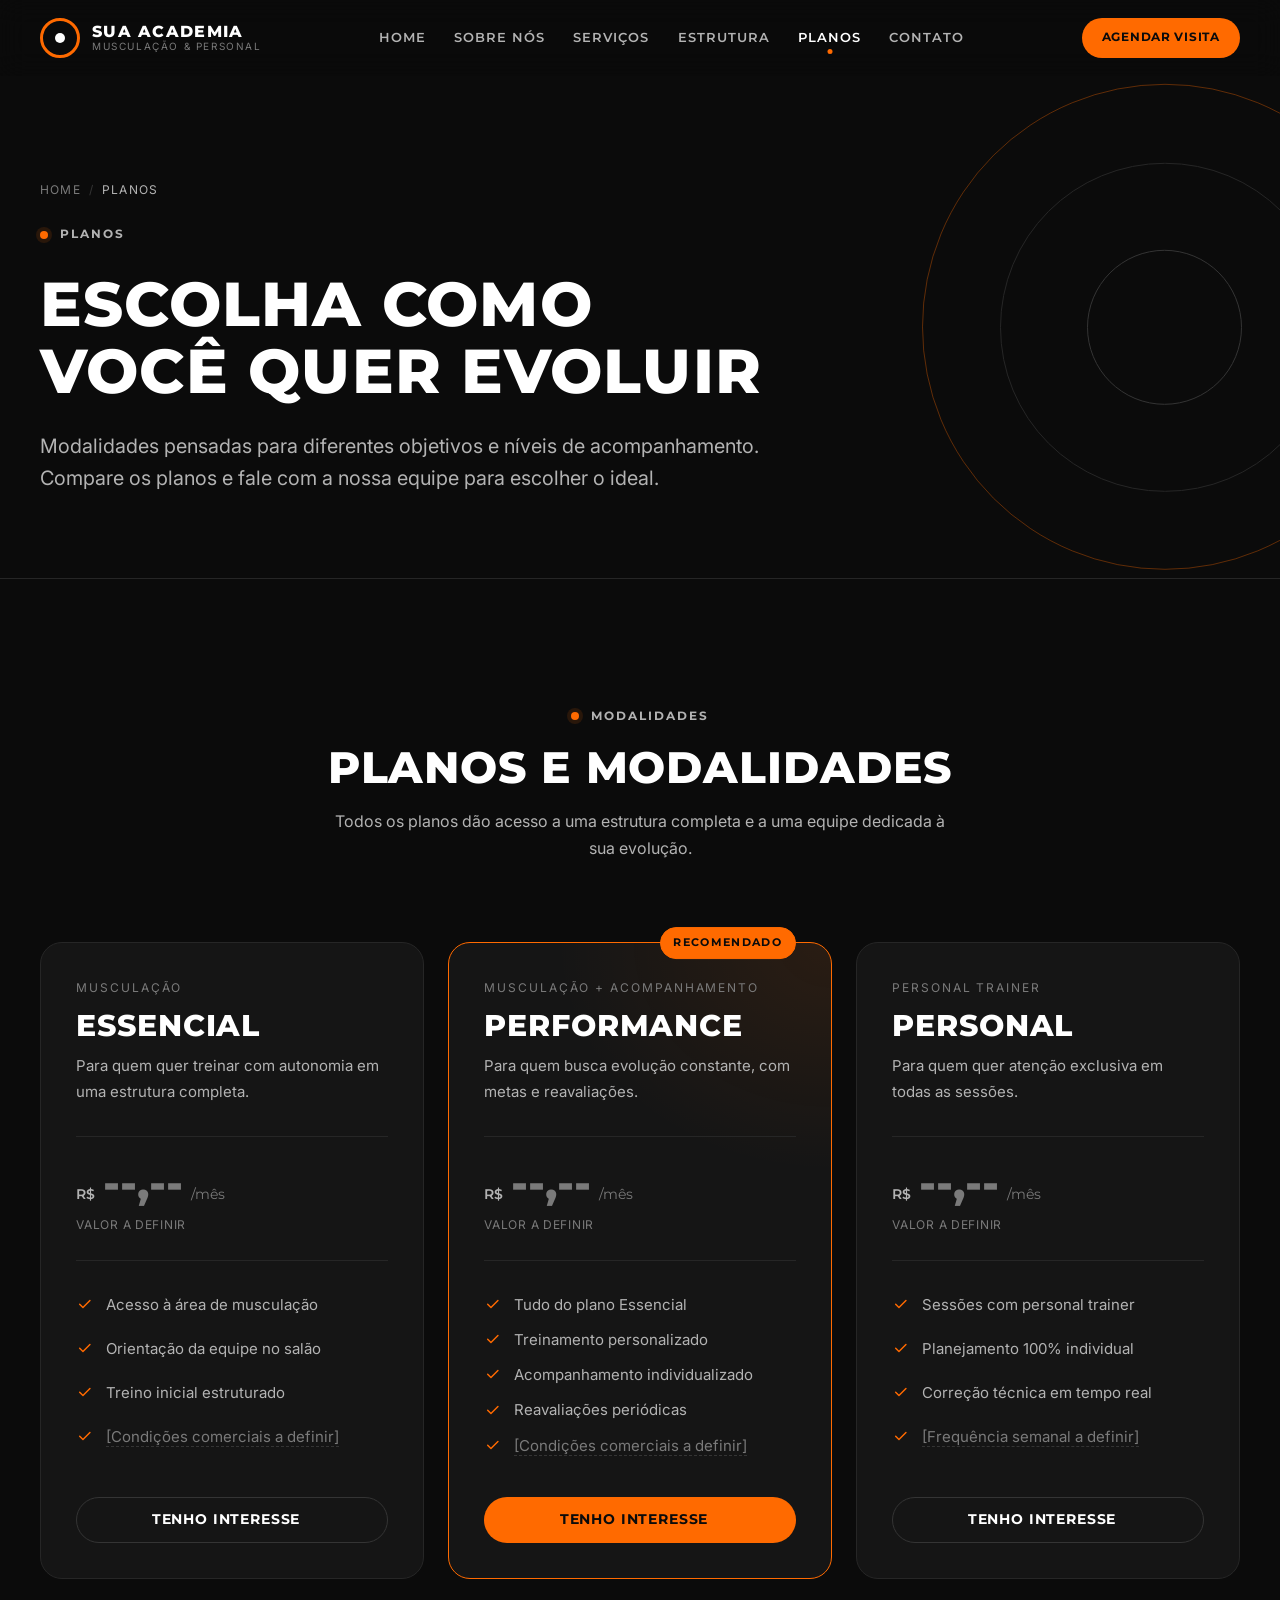
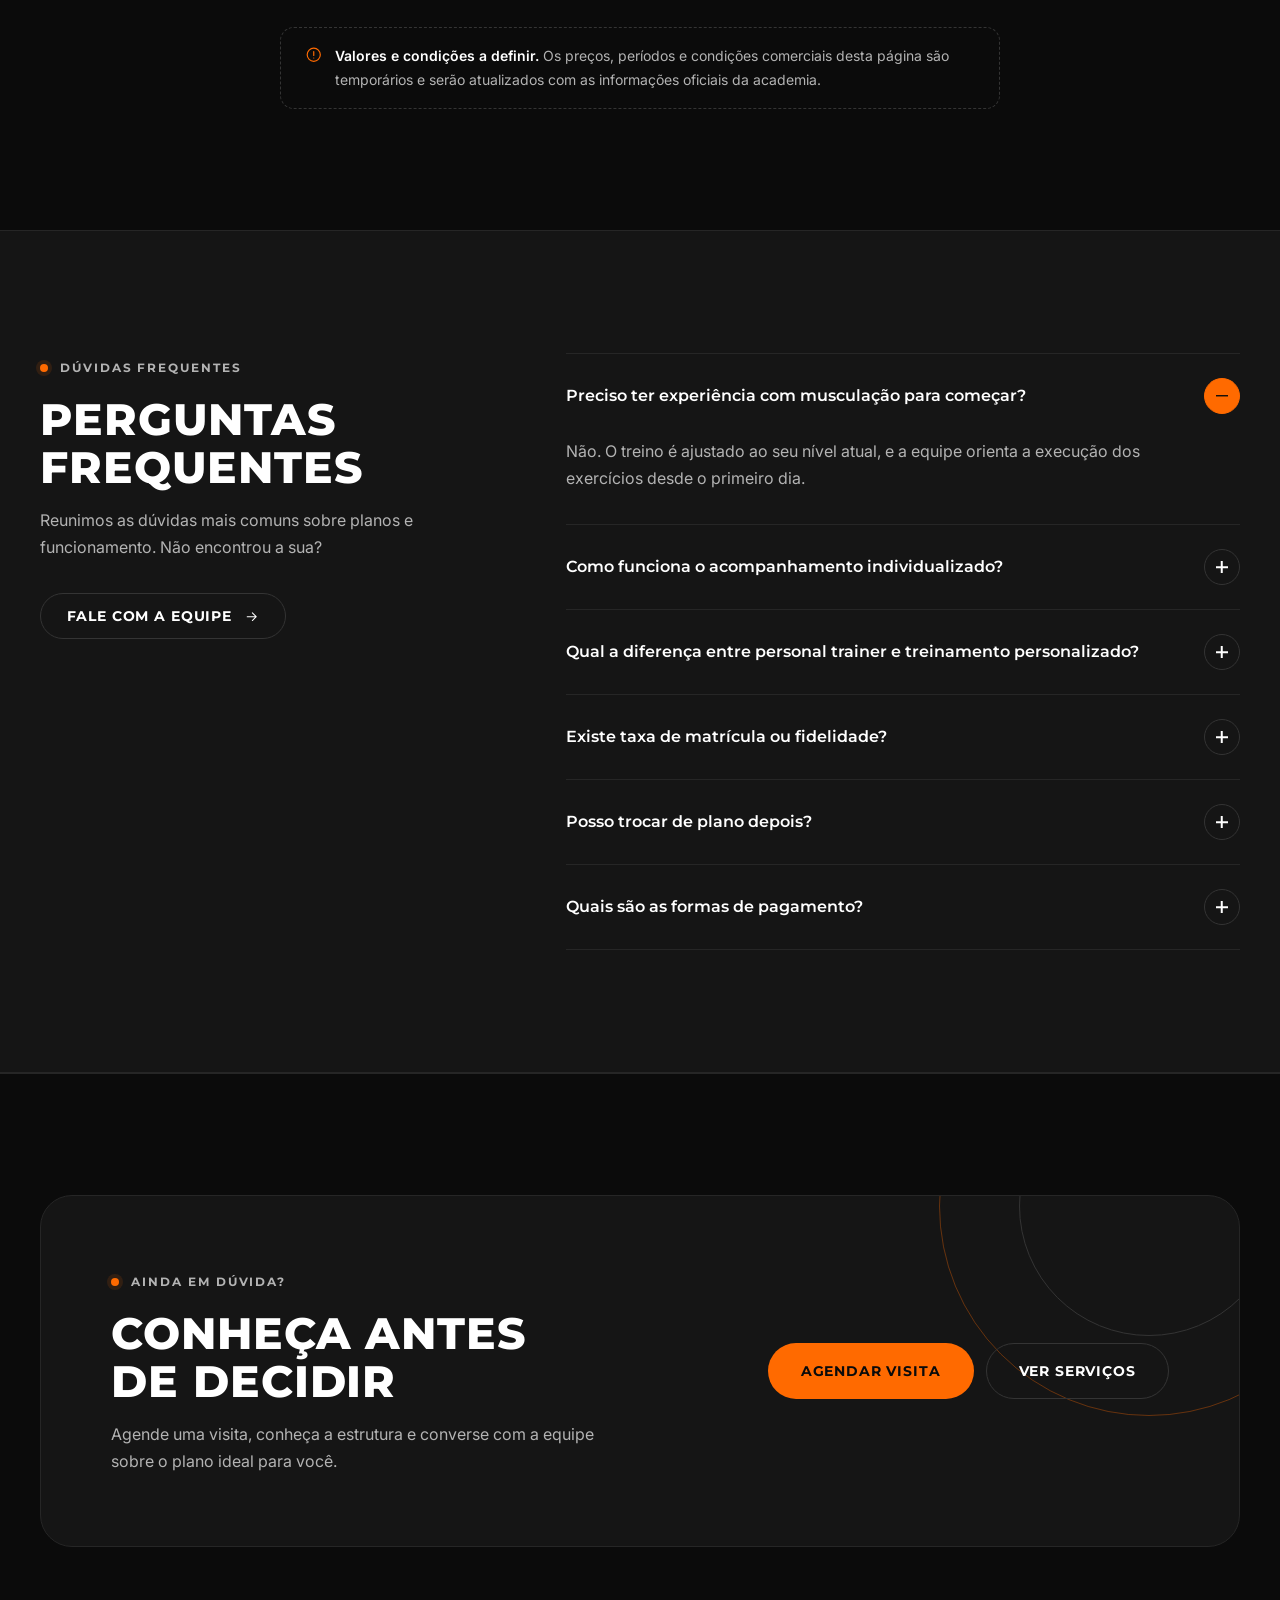
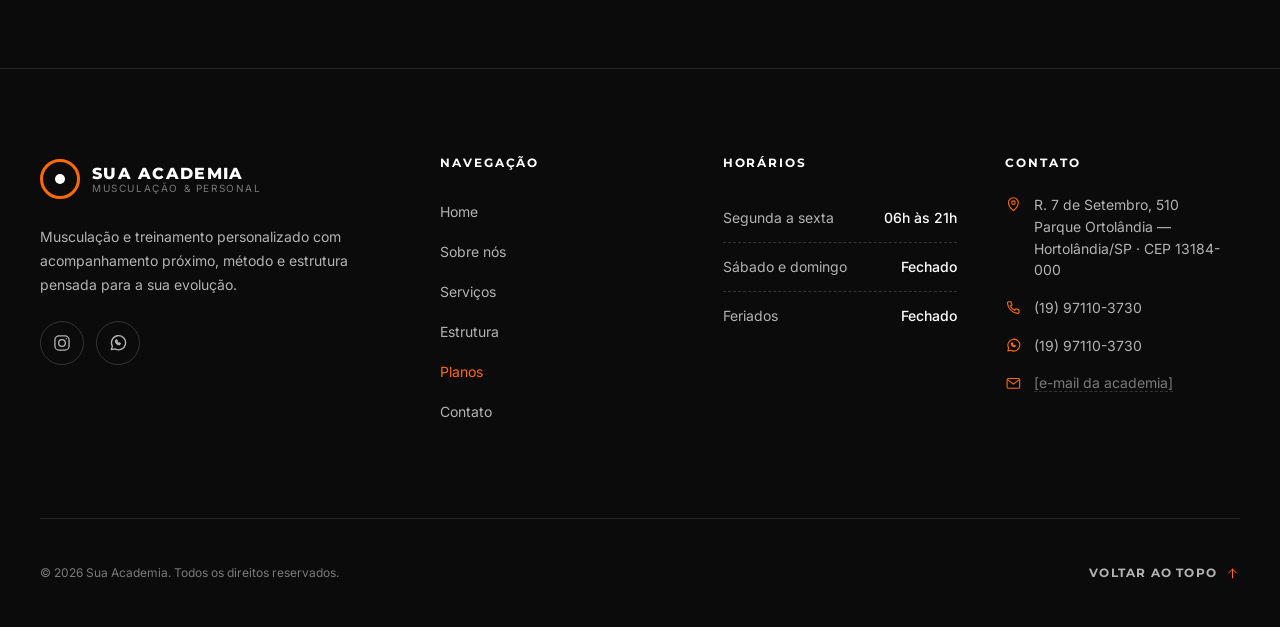
<file: pages/planos.html>
<!DOCTYPE html>
<html lang="pt-BR">
<head>
  <meta charset="UTF-8">
  <meta name="viewport" content="width=device-width, initial-scale=1">
  <title>Planos | Sua Academia</title>
  <meta name="description" content="Conheça as modalidades e os planos da academia: musculação, acompanhamento individualizado e personal trainer.">
  <meta name="theme-color" content="#0B0B0B">
  <link rel="icon" type="image/png" href="../images/favicon.png">

  <link rel="preconnect" href="https://fonts.googleapis.com">
  <link rel="preconnect" href="https://fonts.gstatic.com" crossorigin>
  <link rel="stylesheet" href="https://fonts.googleapis.com/css2?family=Inter:wght@400;500;600&family=Montserrat:wght@600;700;800&display=swap">

  <link rel="stylesheet" href="../css/style.css">
  <link rel="stylesheet" href="../css/components.css">
  <link rel="stylesheet" href="../css/responsive.css">

  <script>document.documentElement.classList.add("js");</script>
  <script src="../js/config.js" defer></script>
  <script src="../js/data.js" defer></script>
  <script src="../js/components.js" defer></script>
  <script src="../js/navigation.js" defer></script>
  <script src="../js/script.js" defer></script>
</head>

<body data-page="planos" data-root="../">
  <noscript><p class="noscript">Para a melhor experiência, ative o JavaScript no seu navegador.</p></noscript>

  <header class="site-header" data-component="header"></header>

  <main id="conteudo" tabindex="-1">

    <!-- CABEÇALHO DA PÁGINA ============================================== -->
    <section class="page-hero" aria-labelledby="page-titulo">
      <span class="page-hero__ring" aria-hidden="true"></span>
      <div class="container">
        <div class="page-hero__inner">
          <nav class="breadcrumb" aria-label="Você está em" data-reveal>
            <ol>
              <li><a href="../index.html">Home</a></li>
              <li aria-current="page">Planos</li>
            </ol>
          </nav>
          <p class="eyebrow" data-reveal>Planos</p>
          <h1 id="page-titulo" data-reveal>Escolha como você quer evoluir</h1>
          <p class="lead page-hero__lead" data-reveal>
            Modalidades pensadas para diferentes objetivos e níveis de acompanhamento.
            Compare os planos e fale com a nossa equipe para escolher o ideal.
          </p>
        </div>
      </div>
    </section>

    <!-- PLANOS =========================================================== -->
    <section class="section" aria-labelledby="planos-titulo">
      <div class="container">
        <header class="section-header section-header--center" data-reveal>
          <p class="eyebrow">Modalidades</p>
          <h2 id="planos-titulo">Planos e modalidades</h2>
          <p>Todos os planos dão acesso a uma estrutura completa e a uma equipe dedicada à sua evolução.</p>
        </header>

        <div class="grid plans-grid" data-render="plans"></div>

        <p class="notice" data-reveal>
          <span data-icon="alert"></span>
          <span>
            <strong>Valores e condições a definir.</strong>
            Os preços, períodos e condições comerciais desta página são temporários e serão
            atualizados com as informações oficiais da academia.
          </span>
        </p>
      </div>
    </section>

    <!-- FAQ ============================================================== -->
    <section class="section section--surface" aria-labelledby="faq-titulo">
      <div class="container split split--top faq-layout">
        <header class="section-header sticky-header" data-reveal>
          <p class="eyebrow">Dúvidas frequentes</p>
          <h2 id="faq-titulo">Perguntas frequentes</h2>
          <p>Reunimos as dúvidas mais comuns sobre planos e funcionamento. Não encontrou a sua?</p>
          <a class="btn btn--ghost" href="contato.html?assunto=planos">
            Fale com a equipe <span data-icon="arrow"></span>
          </a>
        </header>
        <div class="faq" data-render="faq"></div>
      </div>
    </section>

    <!-- CHAMADA PARA AÇÃO ================================================ -->
    <section class="section" aria-labelledby="cta-titulo">
      <div class="container">
        <div class="cta-band" data-reveal>
          <div class="cta-band__content">
            <p class="eyebrow">Ainda em dúvida?</p>
            <h2 id="cta-titulo">Conheça antes de decidir</h2>
            <p>Agende uma visita, conheça a estrutura e converse com a equipe sobre o plano ideal para você.</p>
          </div>
          <div class="btn-group">
            <a class="btn btn--primary btn--lg" href="contato.html?assunto=visita">Agendar visita</a>
            <a class="btn btn--ghost btn--lg" href="servicos.html">Ver serviços</a>
          </div>
        </div>
      </div>
    </section>

  </main>

  <footer class="site-footer" data-component="footer"></footer>
</body>
</html>
</file>
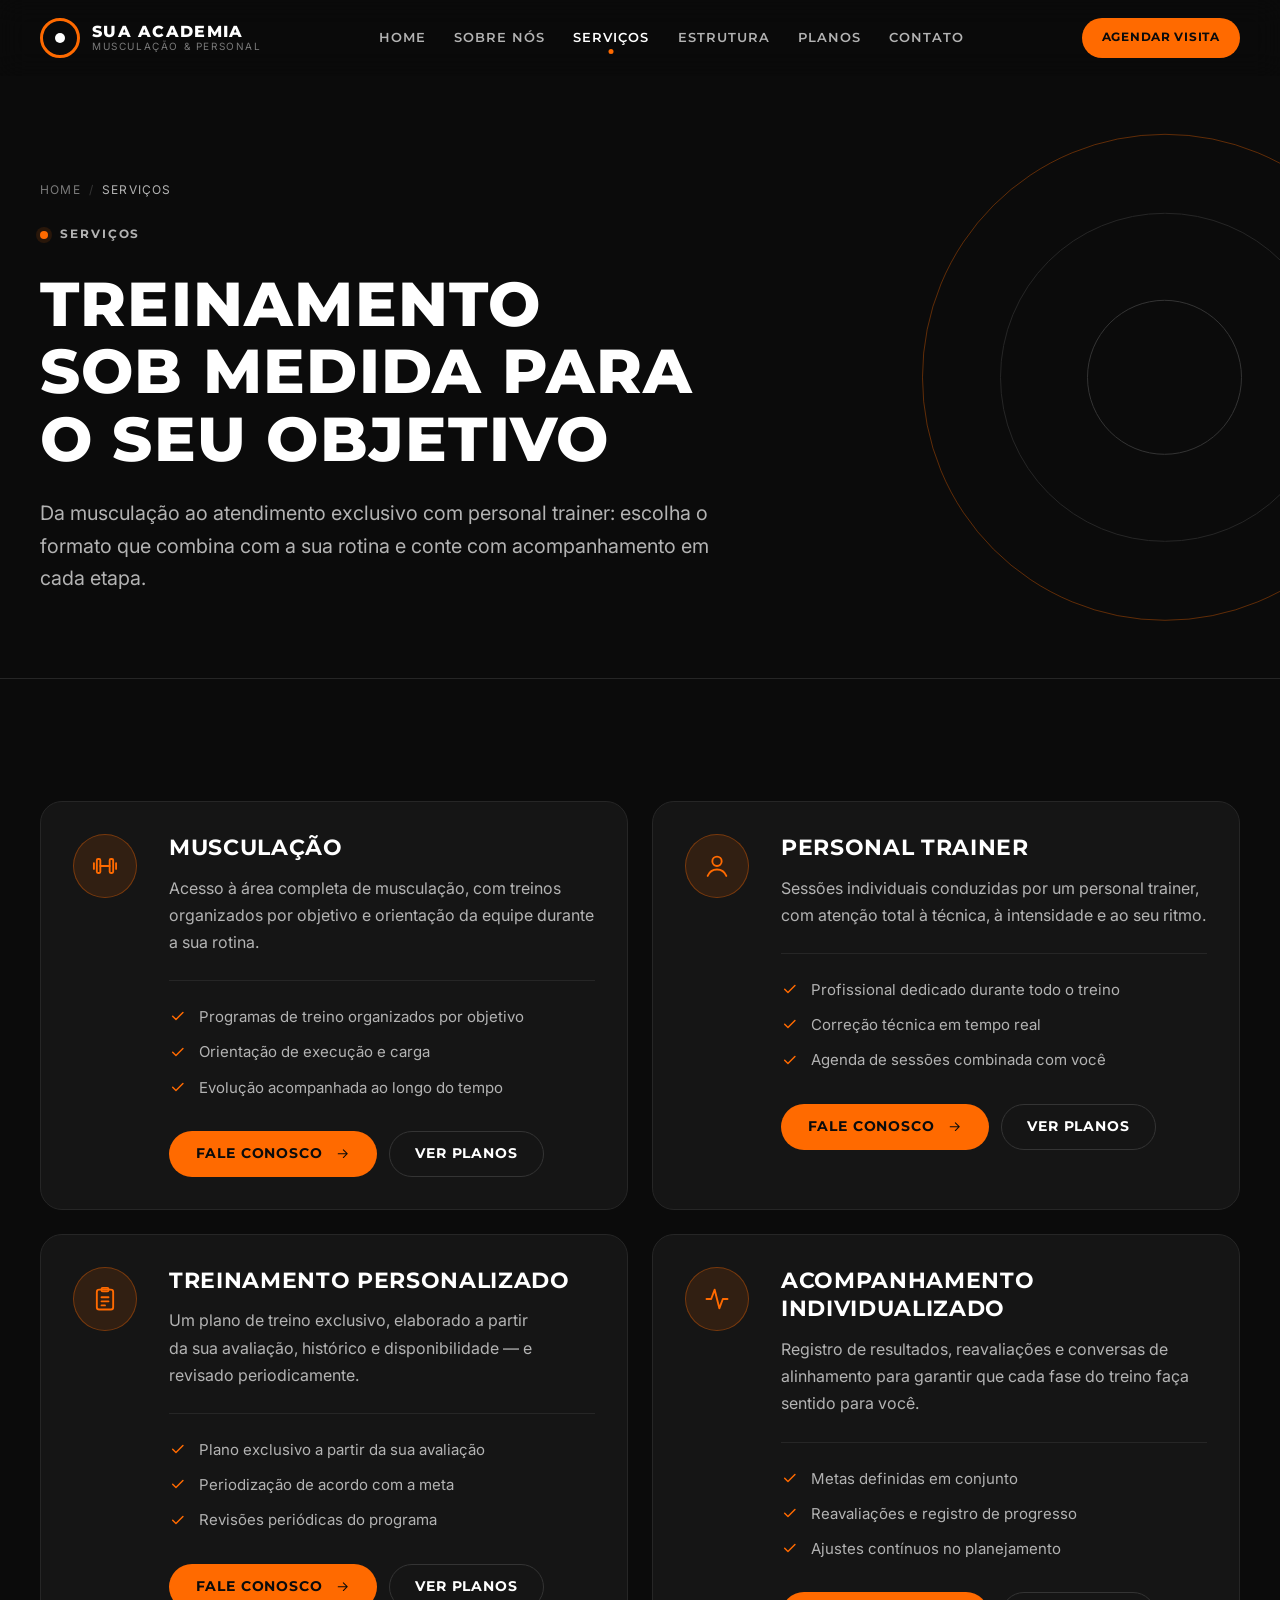
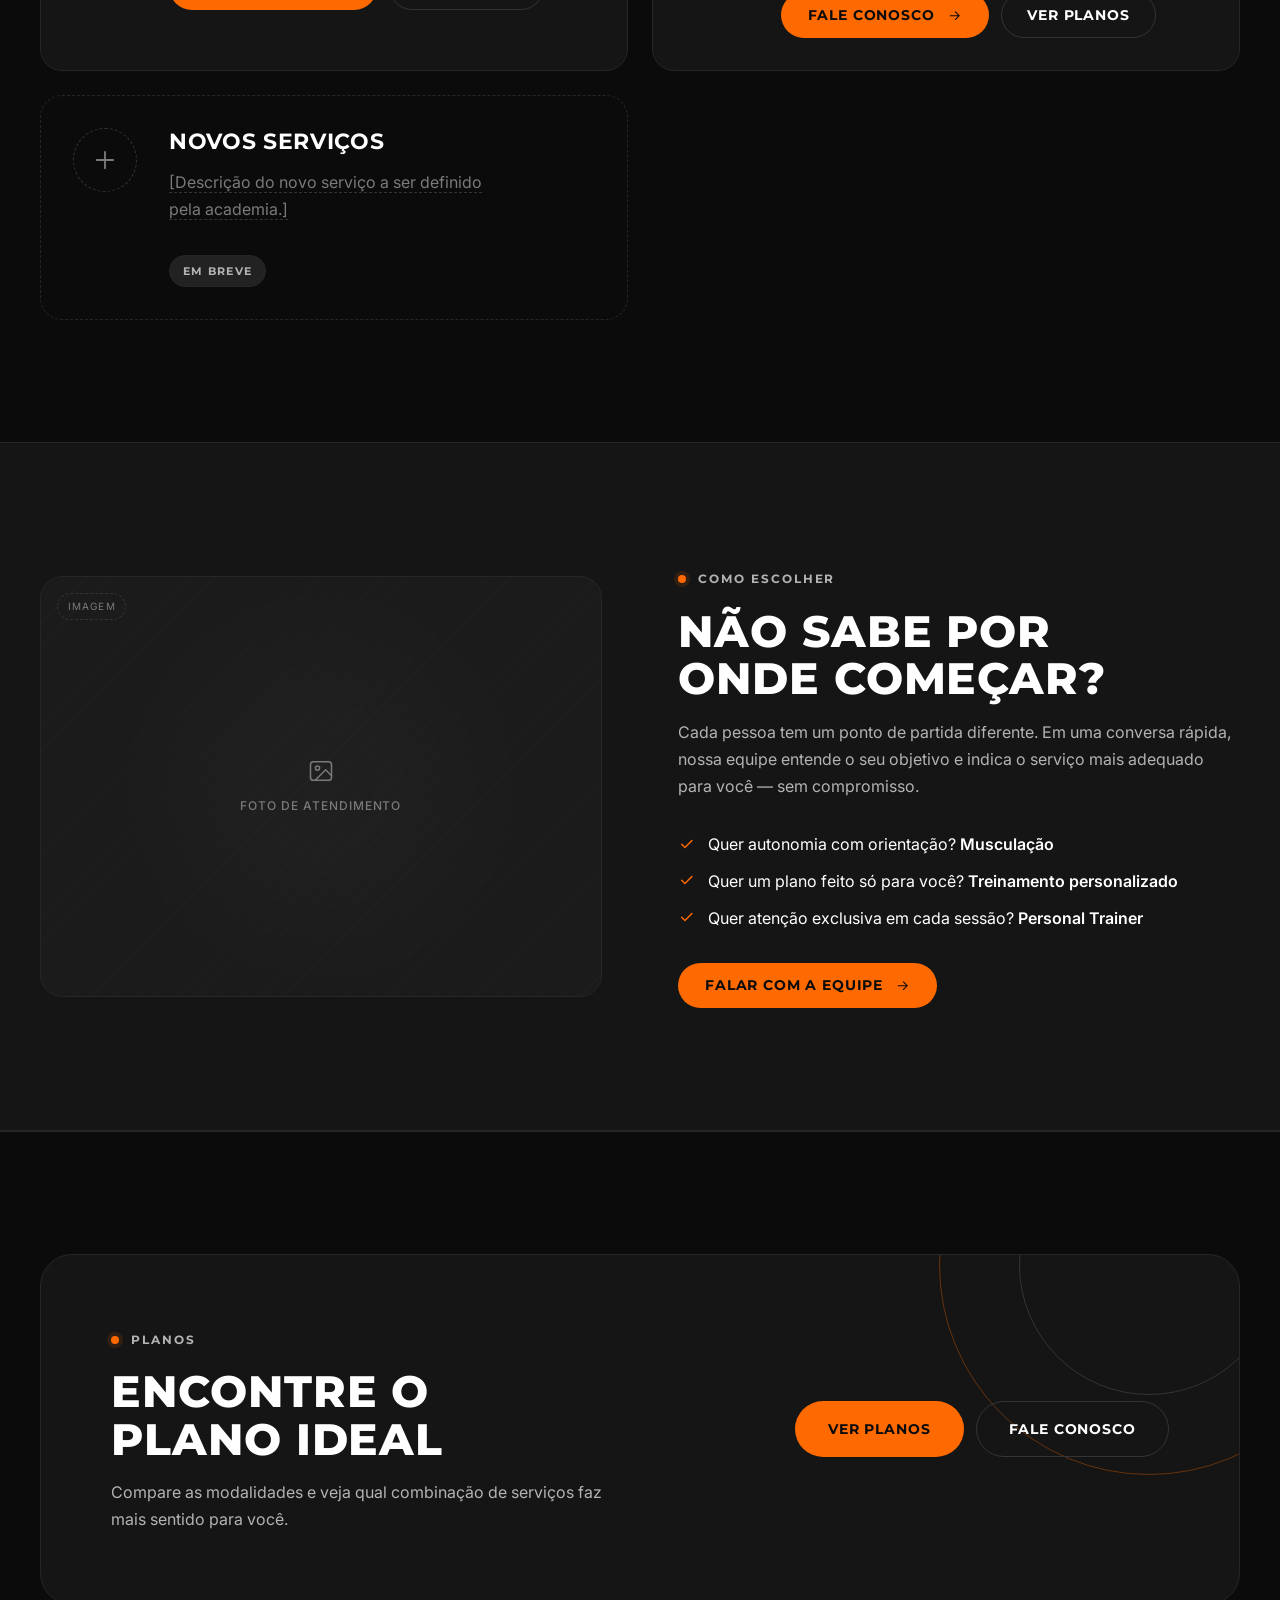
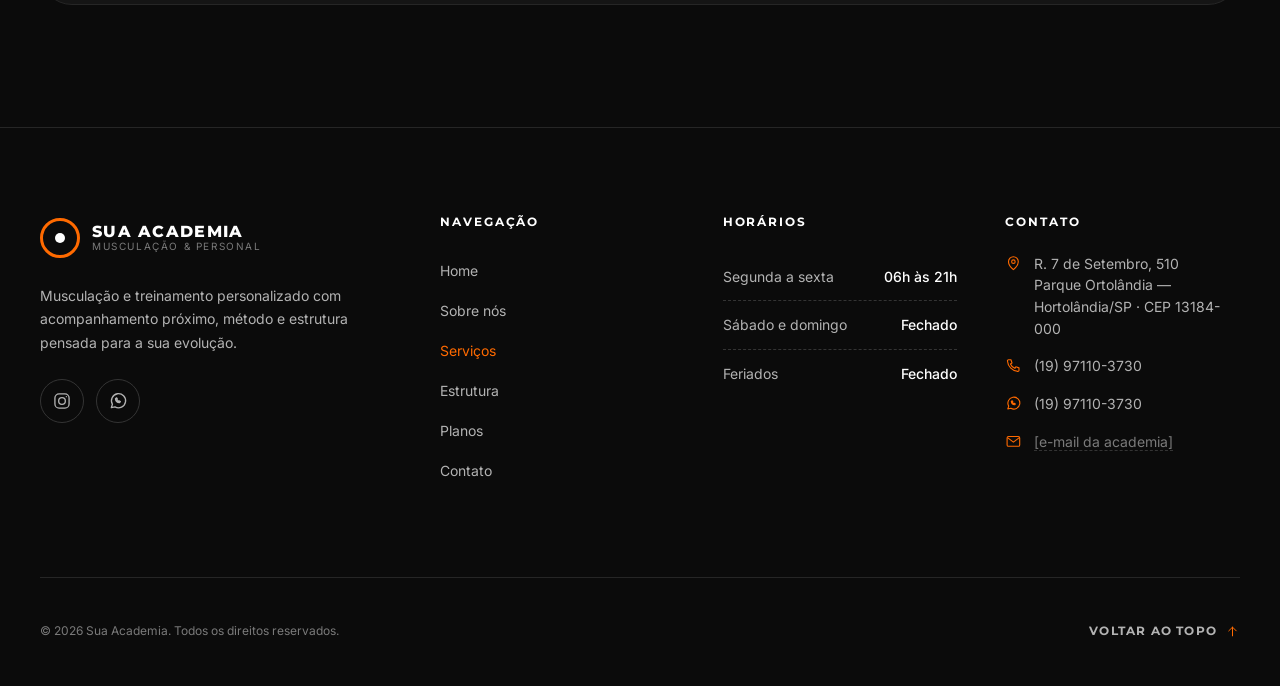
<file: pages/servicos.html>
<!DOCTYPE html>
<html lang="pt-BR">
<head>
  <meta charset="UTF-8">
  <meta name="viewport" content="width=device-width, initial-scale=1">
  <title>Serviços | Sua Academia</title>
  <meta name="description" content="Musculação, personal trainer, treinamento personalizado e acompanhamento individualizado.">
  <meta name="theme-color" content="#0B0B0B">
  <link rel="icon" type="image/png" href="../images/favicon.png">

  <link rel="preconnect" href="https://fonts.googleapis.com">
  <link rel="preconnect" href="https://fonts.gstatic.com" crossorigin>
  <link rel="stylesheet" href="https://fonts.googleapis.com/css2?family=Inter:wght@400;500;600&family=Montserrat:wght@600;700;800&display=swap">

  <link rel="stylesheet" href="../css/style.css">
  <link rel="stylesheet" href="../css/components.css">
  <link rel="stylesheet" href="../css/responsive.css">

  <script>document.documentElement.classList.add("js");</script>
  <script src="../js/config.js" defer></script>
  <script src="../js/data.js" defer></script>
  <script src="../js/components.js" defer></script>
  <script src="../js/navigation.js" defer></script>
  <script src="../js/script.js" defer></script>
</head>

<body data-page="servicos" data-root="../">
  <noscript><p class="noscript">Para a melhor experiência, ative o JavaScript no seu navegador.</p></noscript>

  <header class="site-header" data-component="header"></header>

  <main id="conteudo" tabindex="-1">

    <!-- CABEÇALHO DA PÁGINA ============================================== -->
    <section class="page-hero" aria-labelledby="page-titulo">
      <span class="page-hero__ring" aria-hidden="true"></span>
      <div class="container">
        <div class="page-hero__inner">
          <nav class="breadcrumb" aria-label="Você está em" data-reveal>
            <ol>
              <li><a href="../index.html">Home</a></li>
              <li aria-current="page">Serviços</li>
            </ol>
          </nav>
          <p class="eyebrow" data-reveal>Serviços</p>
          <h1 id="page-titulo" data-reveal>Treinamento sob medida para o seu objetivo</h1>
          <p class="lead page-hero__lead" data-reveal>
            Da musculação ao atendimento exclusivo com personal trainer: escolha o formato
            que combina com a sua rotina e conte com acompanhamento em cada etapa.
          </p>
        </div>
      </div>
    </section>

    <!-- LISTA DE SERVIÇOS ================================================ -->
    <section class="section" aria-labelledby="lista-servicos-titulo">
      <div class="container">
        <h2 class="visually-hidden" id="lista-servicos-titulo">Nossos serviços</h2>
        <div class="grid service-list" data-render="services"></div>
      </div>
    </section>

    <!-- COMO ESCOLHER ==================================================== -->
    <section class="section section--surface" aria-labelledby="escolher-titulo">
      <div class="container split">
        <div class="split__media" data-reveal>
          <div class="media media--landscape" data-image="servicos-destaque"></div>
        </div>
        <div class="stack-lg">
          <div class="stack" data-reveal>
            <p class="eyebrow">Como escolher</p>
            <h2 id="escolher-titulo">Não sabe por onde começar?</h2>
            <p>
              Cada pessoa tem um ponto de partida diferente. Em uma conversa rápida, nossa equipe
              entende o seu objetivo e indica o serviço mais adequado para você — sem compromisso.
            </p>
          </div>
          <ul class="check-list check-list--lg" role="list" data-reveal>
            <li><span data-icon="check"></span><span>Quer autonomia com orientação? <strong>Musculação</strong></span></li>
            <li><span data-icon="check"></span><span>Quer um plano feito só para você? <strong>Treinamento personalizado</strong></span></li>
            <li><span data-icon="check"></span><span>Quer atenção exclusiva em cada sessão? <strong>Personal Trainer</strong></span></li>
          </ul>
          <div class="btn-group" data-reveal>
            <a class="btn btn--primary" href="contato.html?assunto=servicos">
              Falar com a equipe <span data-icon="arrow"></span>
            </a>
          </div>
        </div>
      </div>
    </section>

    <!-- CHAMADA PARA AÇÃO ================================================ -->
    <section class="section" aria-labelledby="cta-titulo">
      <div class="container">
        <div class="cta-band" data-reveal>
          <div class="cta-band__content">
            <p class="eyebrow">Planos</p>
            <h2 id="cta-titulo">Encontre o plano ideal</h2>
            <p>Compare as modalidades e veja qual combinação de serviços faz mais sentido para você.</p>
          </div>
          <div class="btn-group">
            <a class="btn btn--primary btn--lg" href="planos.html">Ver planos</a>
            <a class="btn btn--ghost btn--lg" href="contato.html">Fale conosco</a>
          </div>
        </div>
      </div>
    </section>

  </main>

  <footer class="site-footer" data-component="footer"></footer>
</body>
</html>
</file>
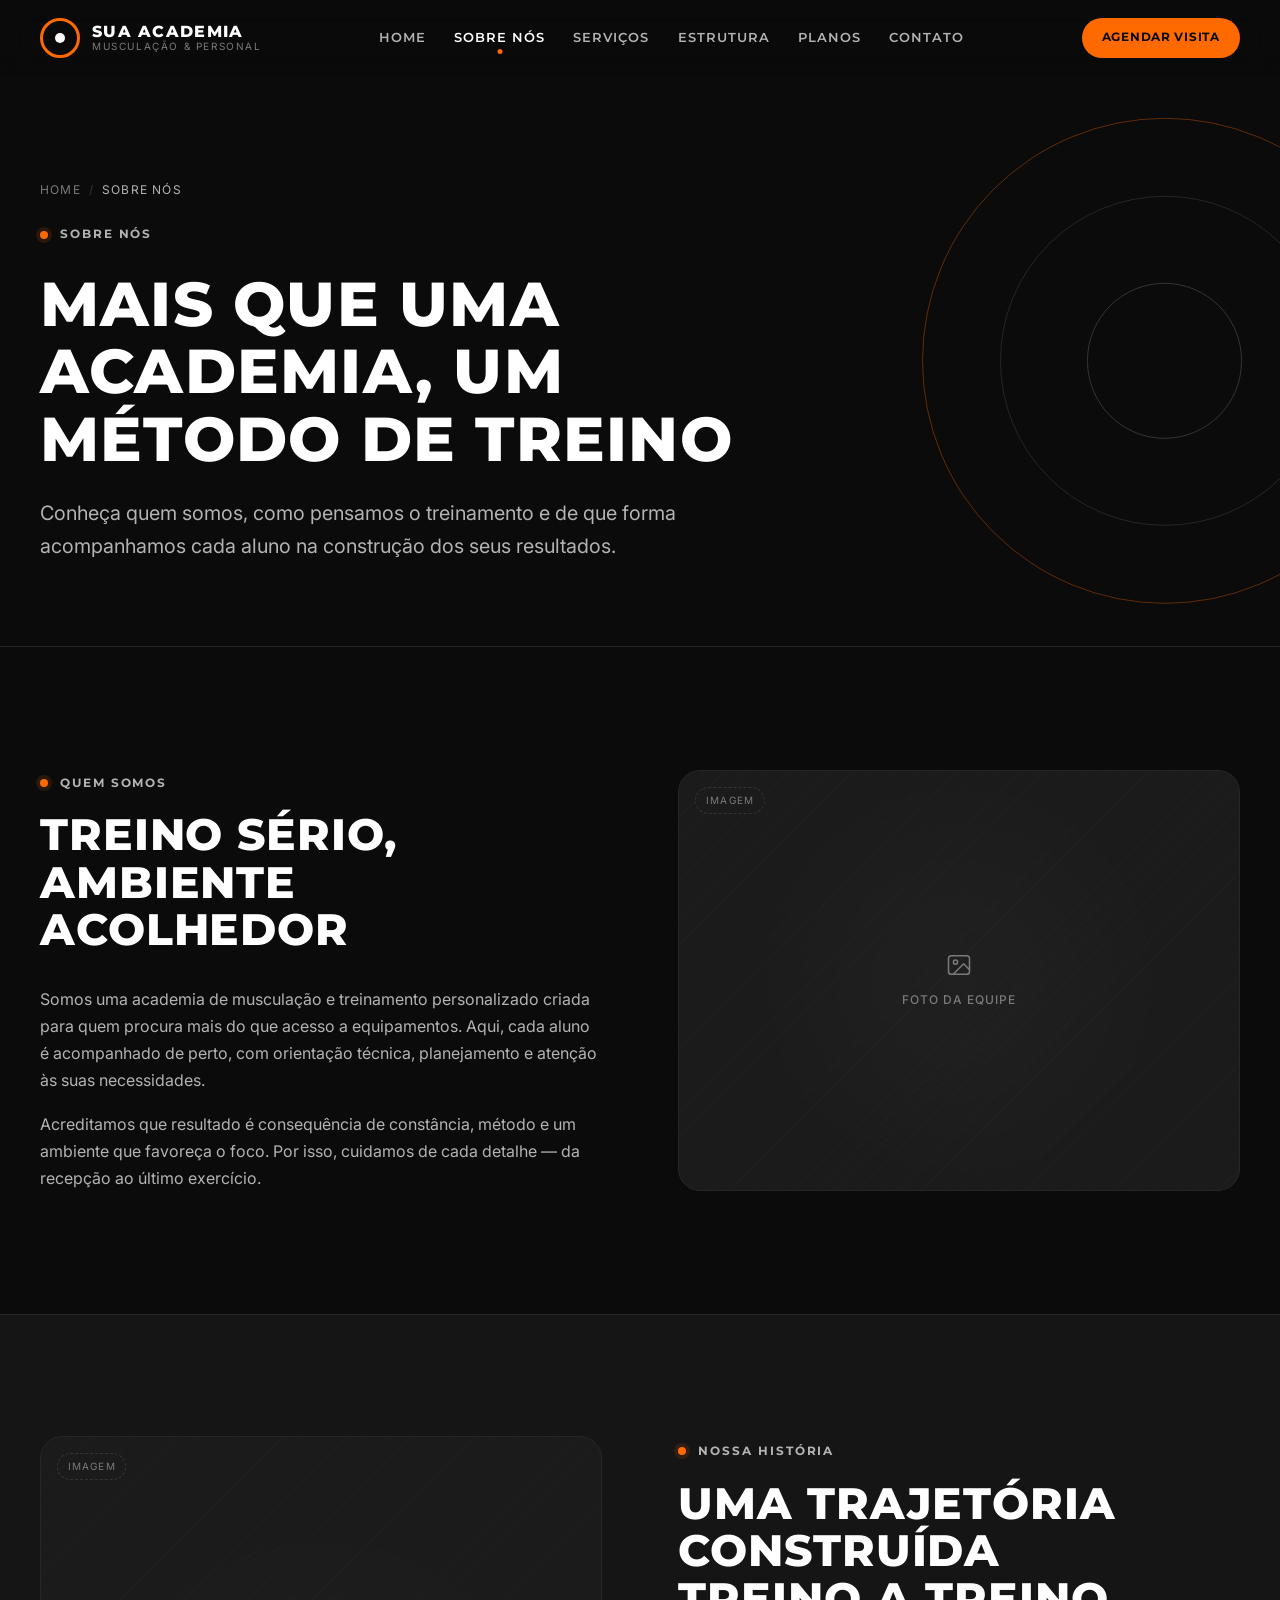
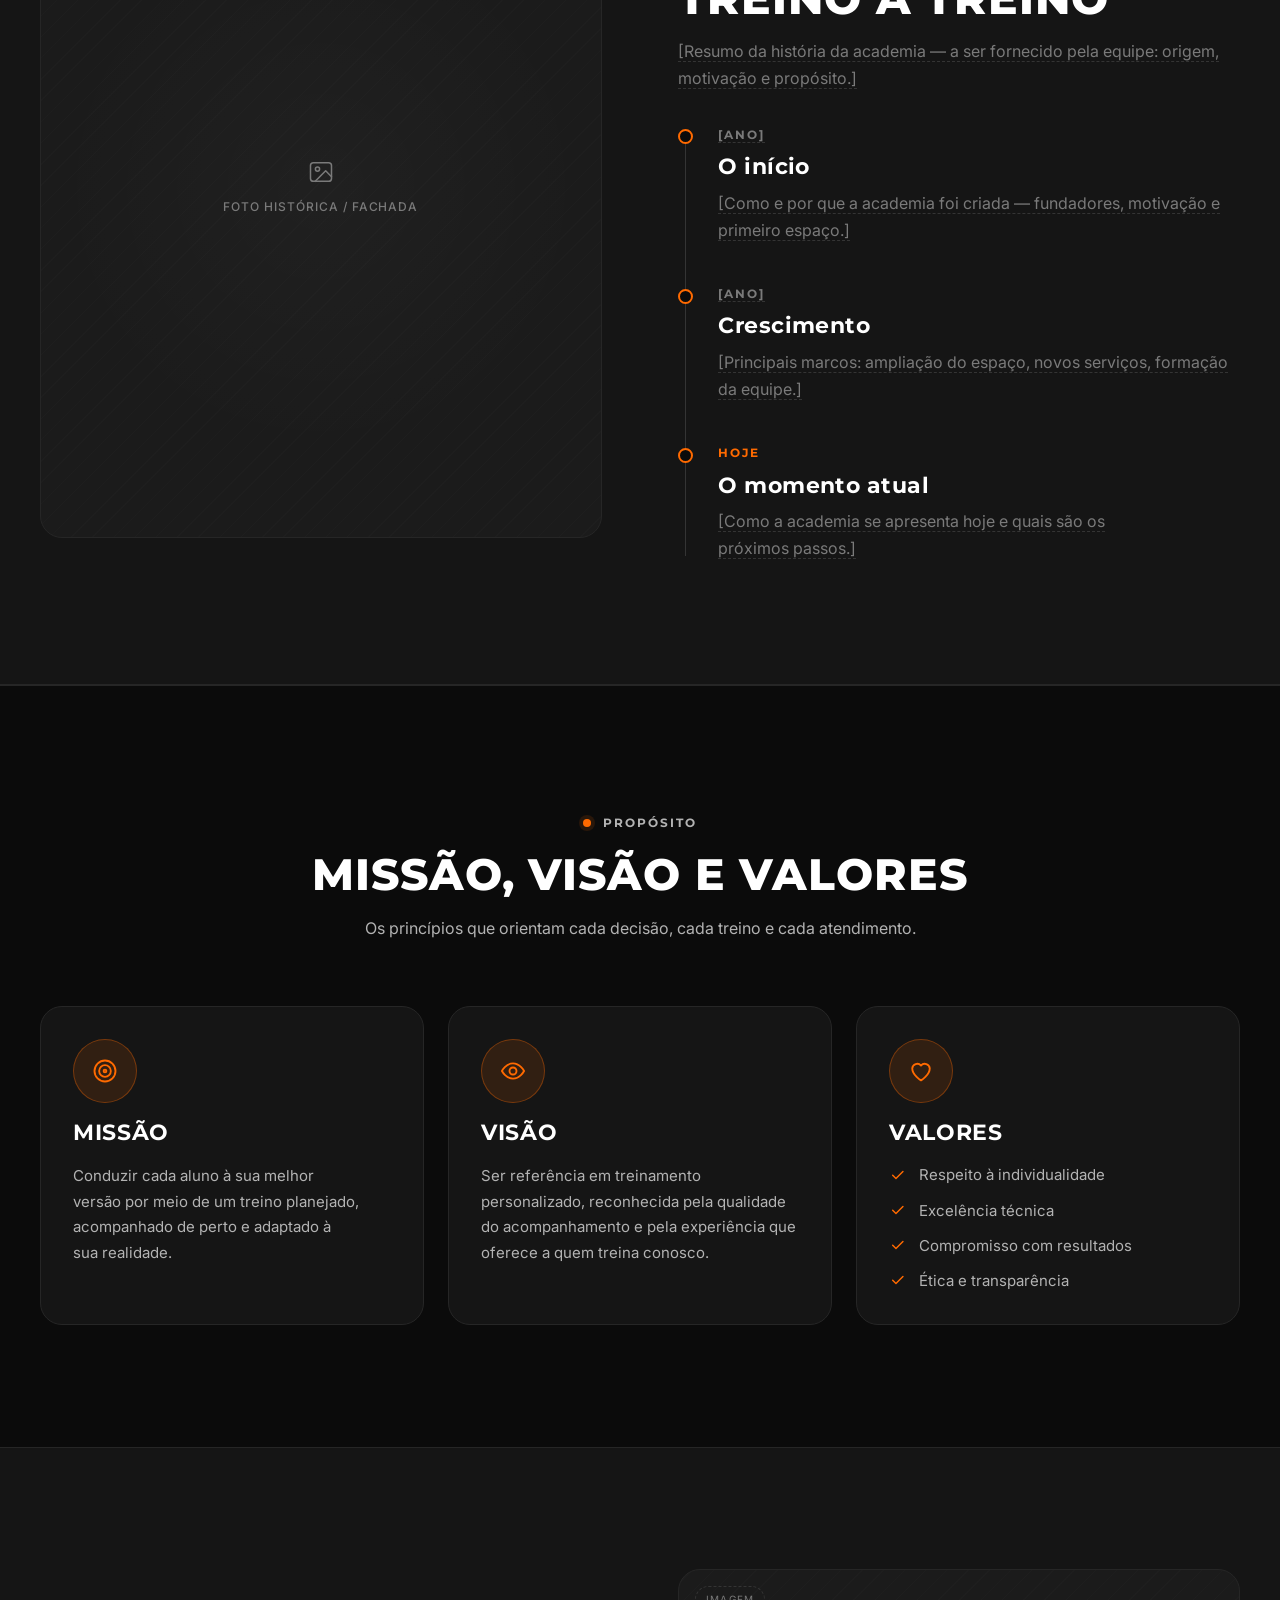
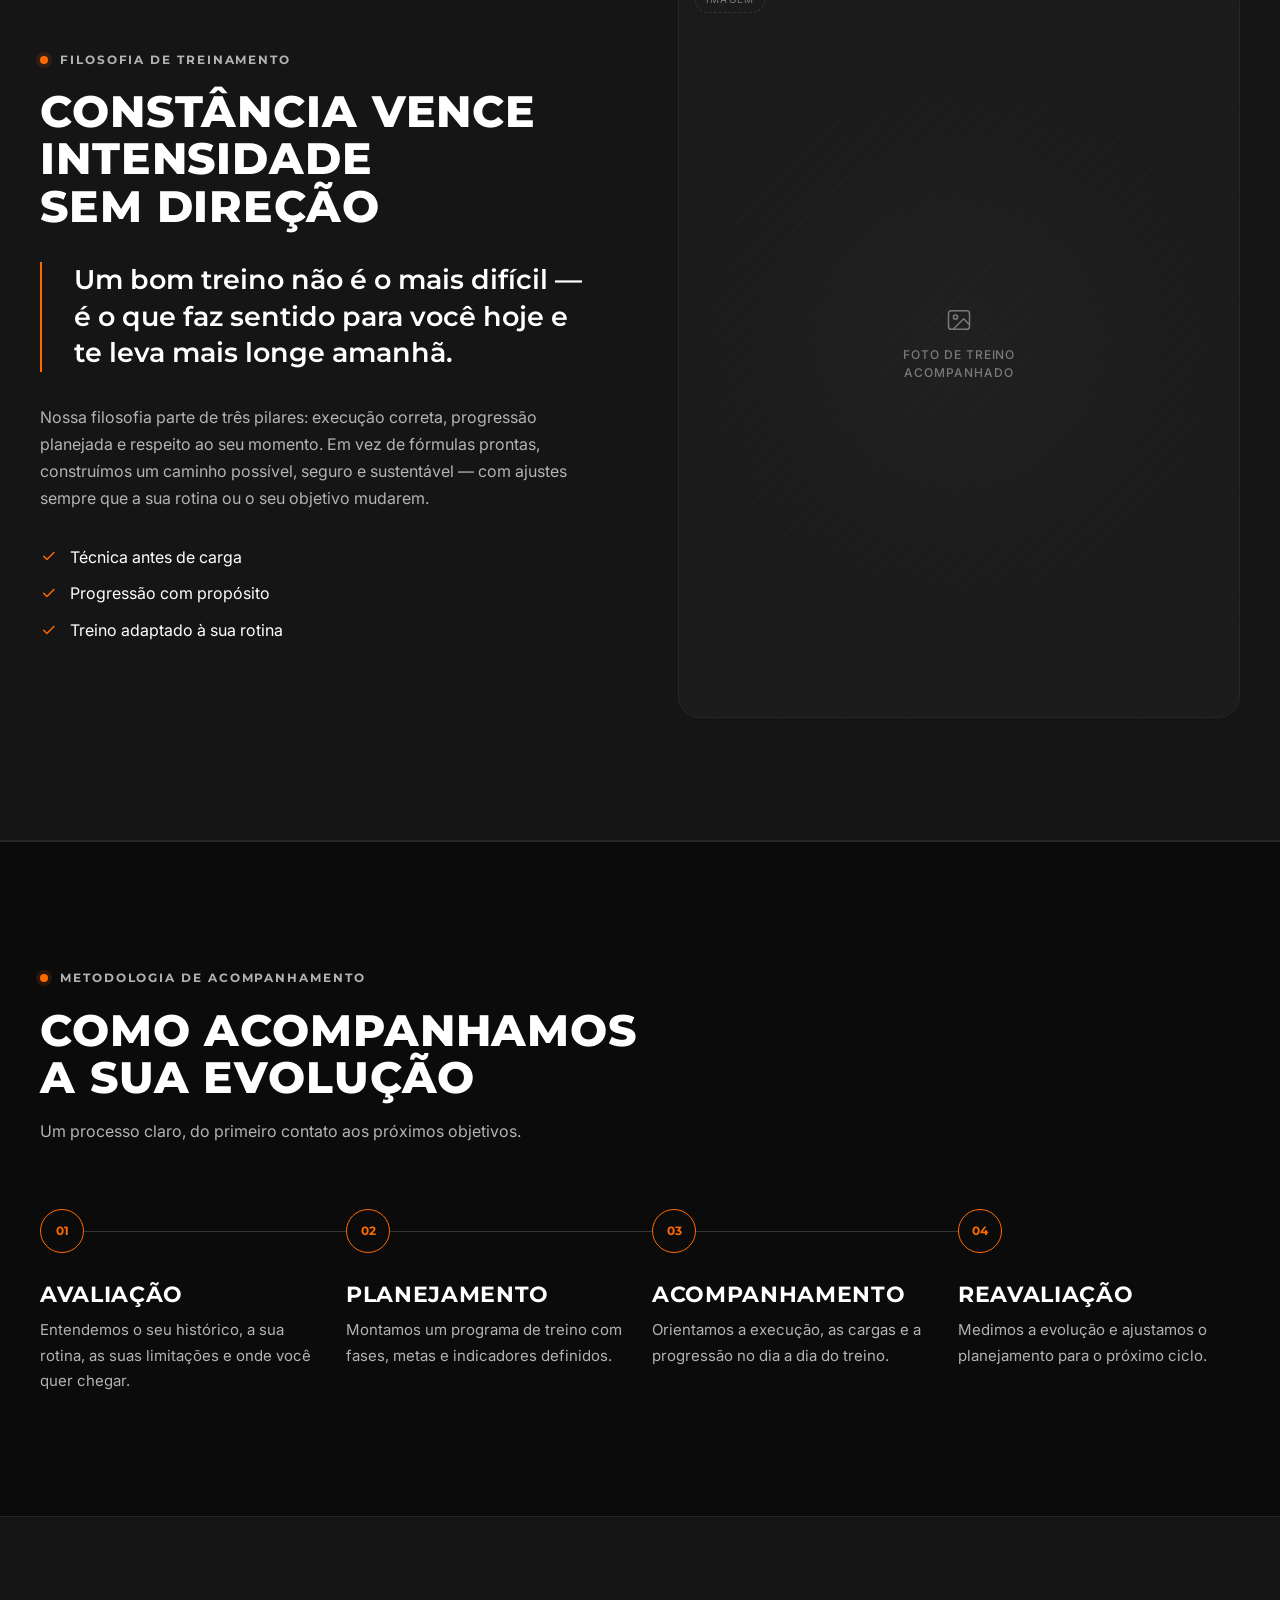
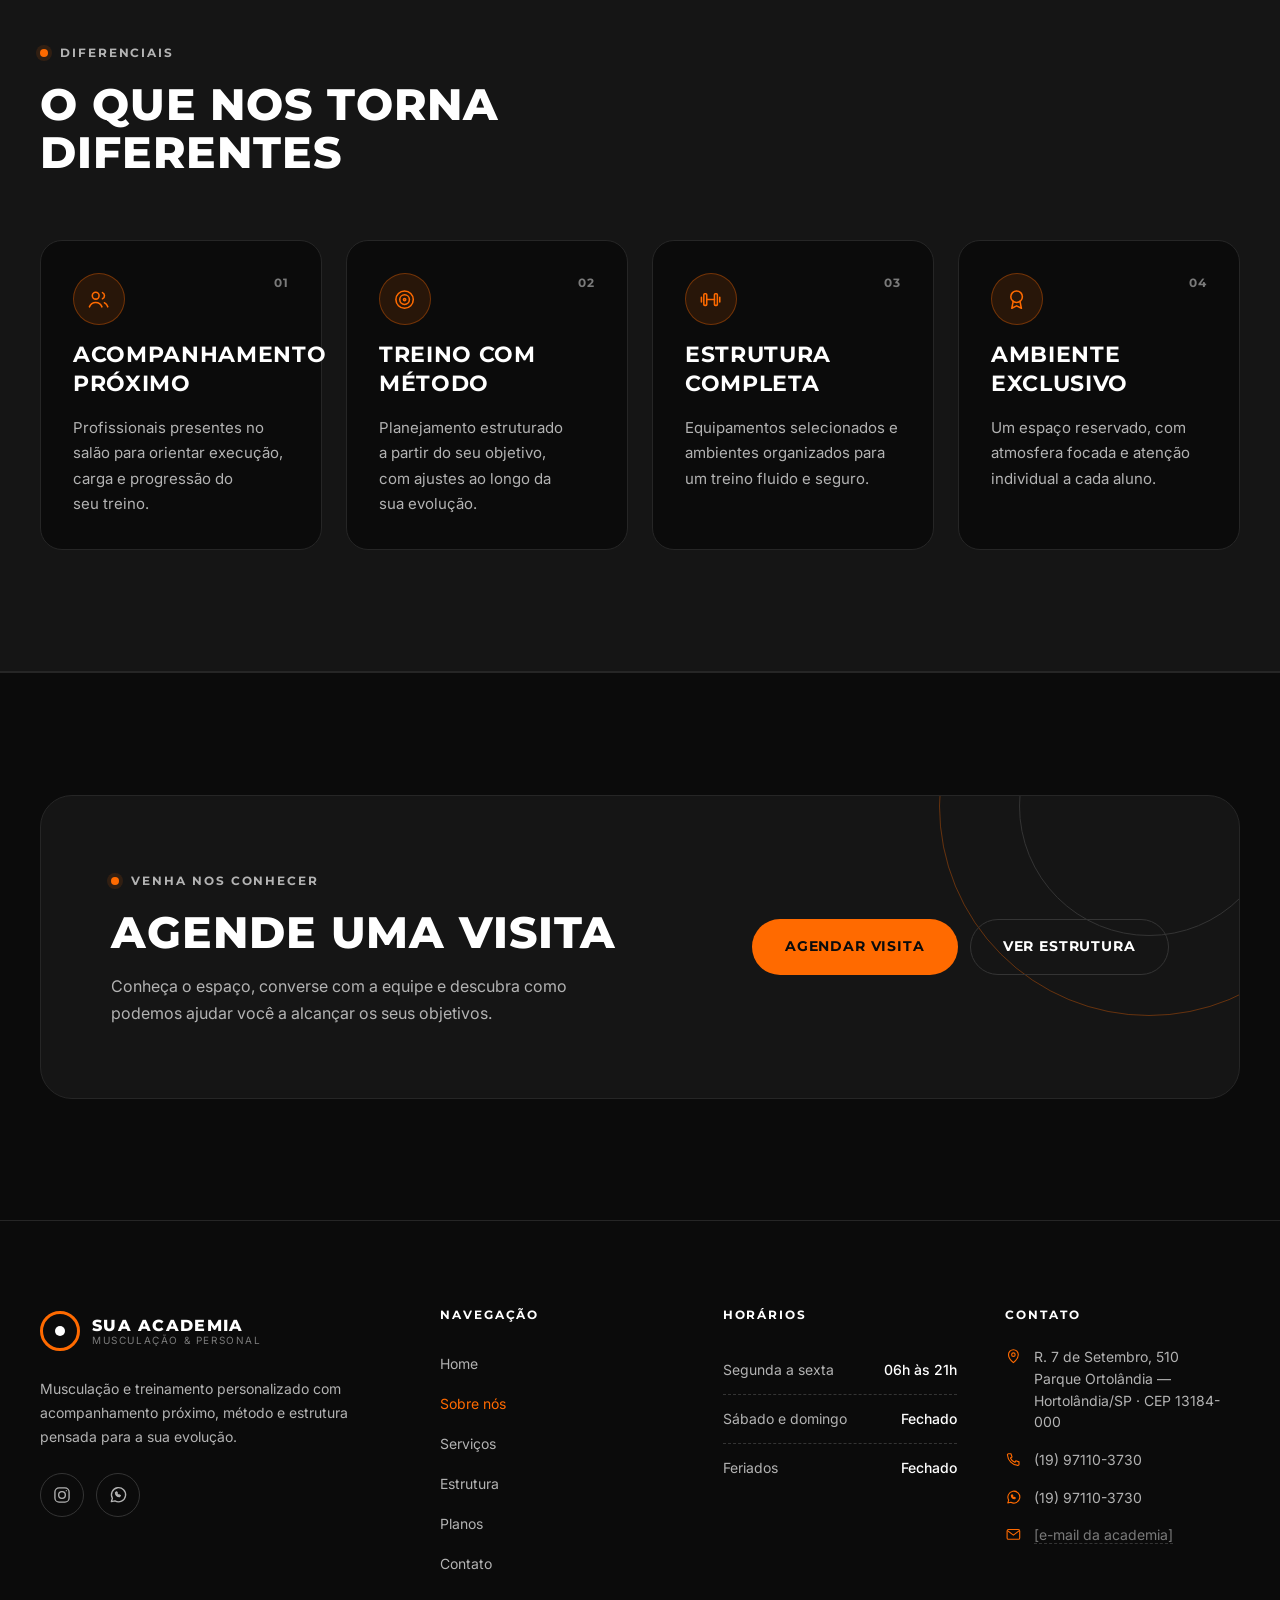
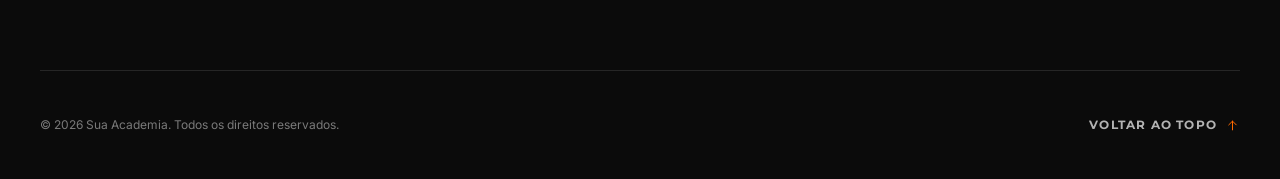
<file: pages/sobre.html>
<!DOCTYPE html>
<html lang="pt-BR">
<head>
  <meta charset="UTF-8">
  <meta name="viewport" content="width=device-width, initial-scale=1">
  <title>Sobre nós | Sua Academia</title>
  <meta name="description" content="Conheça a história, a filosofia de treinamento e a metodologia de acompanhamento da academia.">
  <meta name="theme-color" content="#0B0B0B">
  <link rel="icon" type="image/png" href="../images/favicon.png">

  <link rel="preconnect" href="https://fonts.googleapis.com">
  <link rel="preconnect" href="https://fonts.gstatic.com" crossorigin>
  <link rel="stylesheet" href="https://fonts.googleapis.com/css2?family=Inter:wght@400;500;600&family=Montserrat:wght@600;700;800&display=swap">

  <link rel="stylesheet" href="../css/style.css">
  <link rel="stylesheet" href="../css/components.css">
  <link rel="stylesheet" href="../css/responsive.css">

  <script>document.documentElement.classList.add("js");</script>
  <script src="../js/config.js" defer></script>
  <script src="../js/data.js" defer></script>
  <script src="../js/components.js" defer></script>
  <script src="../js/navigation.js" defer></script>
  <script src="../js/script.js" defer></script>
</head>

<body data-page="sobre" data-root="../">
  <noscript><p class="noscript">Para a melhor experiência, ative o JavaScript no seu navegador.</p></noscript>

  <header class="site-header" data-component="header"></header>

  <main id="conteudo" tabindex="-1">

    <!-- CABEÇALHO DA PÁGINA ============================================== -->
    <section class="page-hero" aria-labelledby="page-titulo">
      <span class="page-hero__ring" aria-hidden="true"></span>
      <div class="container">
        <div class="page-hero__inner">
          <nav class="breadcrumb" aria-label="Você está em" data-reveal>
            <ol>
              <li><a href="../index.html">Home</a></li>
              <li aria-current="page">Sobre nós</li>
            </ol>
          </nav>
          <p class="eyebrow" data-reveal>Sobre nós</p>
          <h1 id="page-titulo" data-reveal>Mais que uma academia, um método de treino</h1>
          <p class="lead page-hero__lead" data-reveal>
            Conheça quem somos, como pensamos o treinamento e de que forma acompanhamos
            cada aluno na construção dos seus resultados.
          </p>
        </div>
      </div>
    </section>

    <!-- APRESENTAÇÃO INSTITUCIONAL ======================================= -->
    <section class="section" aria-labelledby="quem-somos-titulo">
      <div class="container split">
        <div class="stack-lg">
          <div class="stack" data-reveal>
            <p class="eyebrow">Quem somos</p>
            <h2 id="quem-somos-titulo">Treino sério, ambiente acolhedor</h2>
          </div>
          <div class="stack" data-reveal>
            <p>
              Somos uma academia de musculação e treinamento personalizado criada para quem
              procura mais do que acesso a equipamentos. Aqui, cada aluno é acompanhado de perto,
              com orientação técnica, planejamento e atenção às suas necessidades.
            </p>
            <p>
              Acreditamos que resultado é consequência de constância, método e um ambiente que
              favoreça o foco. Por isso, cuidamos de cada detalhe — da recepção ao último exercício.
            </p>
          </div>
        </div>
        <div class="split__media" data-reveal>
          <div class="media media--landscape" data-image="sobre-intro"></div>
        </div>
      </div>
    </section>

    <!-- HISTÓRIA ========================================================= -->
    <section class="section section--surface" aria-labelledby="historia-titulo">
      <div class="container split split--top">
        <div class="split__media" data-reveal>
          <div class="media media--portrait" data-image="sobre-historia"></div>
        </div>
        <div class="stack-lg">
          <div class="stack" data-reveal>
            <p class="eyebrow">Nossa história</p>
            <h2 id="historia-titulo">Uma trajetória construída treino a treino</h2>
            <p>
              <span class="ph-token">[Resumo da história da academia — a ser fornecido pela equipe: origem, motivação e propósito.]</span>
            </p>
          </div>

          <ol class="timeline">
            <li class="timeline__item" data-reveal>
              <span class="timeline__year"><span class="ph-token">[Ano]</span></span>
              <h3>O início</h3>
              <p><span class="ph-token">[Como e por que a academia foi criada — fundadores, motivação e primeiro espaço.]</span></p>
            </li>
            <li class="timeline__item" data-reveal>
              <span class="timeline__year"><span class="ph-token">[Ano]</span></span>
              <h3>Crescimento</h3>
              <p><span class="ph-token">[Principais marcos: ampliação do espaço, novos serviços, formação da equipe.]</span></p>
            </li>
            <li class="timeline__item" data-reveal>
              <span class="timeline__year">Hoje</span>
              <h3>O momento atual</h3>
              <p><span class="ph-token">[Como a academia se apresenta hoje e quais são os próximos passos.]</span></p>
            </li>
          </ol>
        </div>
      </div>
    </section>

    <!-- MISSÃO, VISÃO E VALORES ========================================== -->
    <section class="section" aria-labelledby="mvv-titulo">
      <div class="container">
        <header class="section-header section-header--center" data-reveal>
          <p class="eyebrow">Propósito</p>
          <h2 id="mvv-titulo">Missão, visão e valores</h2>
          <p>Os princípios que orientam cada decisão, cada treino e cada atendimento.</p>
        </header>

        <div class="grid grid--3">
          <article class="card value-card" data-reveal>
            <span class="icon-circle icon-circle--lg"><span data-icon="target"></span></span>
            <h3 class="card__title">Missão</h3>
            <p class="card__text">
              Conduzir cada aluno à sua melhor versão por meio de um treino planejado,
              acompanhado de perto e adaptado à sua realidade.
            </p>
          </article>

          <article class="card value-card" data-reveal>
            <span class="icon-circle icon-circle--lg"><span data-icon="eye"></span></span>
            <h3 class="card__title">Visão</h3>
            <p class="card__text">
              Ser referência em treinamento personalizado, reconhecida pela qualidade do
              acompanhamento e pela experiência que oferece a quem treina conosco.
            </p>
          </article>

          <article class="card value-card" data-reveal>
            <span class="icon-circle icon-circle--lg"><span data-icon="heart"></span></span>
            <h3 class="card__title">Valores</h3>
            <ul class="check-list" role="list">
              <li><span data-icon="check"></span><span>Respeito à individualidade</span></li>
              <li><span data-icon="check"></span><span>Excelência técnica</span></li>
              <li><span data-icon="check"></span><span>Compromisso com resultados</span></li>
              <li><span data-icon="check"></span><span>Ética e transparência</span></li>
            </ul>
          </article>
        </div>
      </div>
    </section>

    <!-- FILOSOFIA DE TREINAMENTO ========================================= -->
    <section class="section section--surface" aria-labelledby="filosofia-titulo">
      <div class="container split split--reverse">
        <div class="split__media" data-reveal>
          <div class="media media--tall" data-image="sobre-filosofia"></div>
        </div>
        <div class="stack-lg">
          <div class="stack" data-reveal>
            <p class="eyebrow">Filosofia de treinamento</p>
            <h2 id="filosofia-titulo">Constância vence intensidade sem direção</h2>
          </div>
          <blockquote class="pull-quote" data-reveal>
            <p>Um bom treino não é o mais difícil — é o que faz sentido para você hoje e te leva mais longe amanhã.</p>
          </blockquote>
          <p data-reveal>
            Nossa filosofia parte de três pilares: execução correta, progressão planejada e
            respeito ao seu momento. Em vez de fórmulas prontas, construímos um caminho possível,
            seguro e sustentável — com ajustes sempre que a sua rotina ou o seu objetivo mudarem.
          </p>
          <ul class="check-list check-list--lg" role="list" data-reveal>
            <li><span data-icon="check"></span><span>Técnica antes de carga</span></li>
            <li><span data-icon="check"></span><span>Progressão com propósito</span></li>
            <li><span data-icon="check"></span><span>Treino adaptado à sua rotina</span></li>
          </ul>
        </div>
      </div>
    </section>

    <!-- METODOLOGIA ====================================================== -->
    <section class="section" aria-labelledby="metodologia-titulo">
      <div class="container">
        <header class="section-header" data-reveal>
          <p class="eyebrow">Metodologia de acompanhamento</p>
          <h2 id="metodologia-titulo">Como acompanhamos a sua evolução</h2>
          <p>Um processo claro, do primeiro contato aos próximos objetivos.</p>
        </header>

        <ol class="steps">
          <li class="step" data-reveal>
            <h3>Avaliação</h3>
            <p>Entendemos o seu histórico, a sua rotina, as suas limitações e onde você quer chegar.</p>
          </li>
          <li class="step" data-reveal>
            <h3>Planejamento</h3>
            <p>Montamos um programa de treino com fases, metas e indicadores definidos.</p>
          </li>
          <li class="step" data-reveal>
            <h3>Acompanhamento</h3>
            <p>Orientamos a execução, as cargas e a progressão no dia a dia do treino.</p>
          </li>
          <li class="step" data-reveal>
            <h3>Reavaliação</h3>
            <p>Medimos a evolução e ajustamos o planejamento para o próximo ciclo.</p>
          </li>
        </ol>
      </div>
    </section>

    <!-- DIFERENCIAIS DA MARCA ============================================ -->
    <section class="section section--surface" aria-labelledby="diferenciais-titulo">
      <div class="container">
        <header class="section-header" data-reveal>
          <p class="eyebrow">Diferenciais</p>
          <h2 id="diferenciais-titulo">O que nos torna diferentes</h2>
        </header>
        <div class="grid grid--4" data-render="differentials"></div>
      </div>
    </section>

    <!-- CHAMADA PARA AÇÃO ================================================ -->
    <section class="section" aria-labelledby="cta-titulo">
      <div class="container">
        <div class="cta-band" data-reveal>
          <div class="cta-band__content">
            <p class="eyebrow">Venha nos conhecer</p>
            <h2 id="cta-titulo">Agende uma visita</h2>
            <p>Conheça o espaço, converse com a equipe e descubra como podemos ajudar você a alcançar os seus objetivos.</p>
          </div>
          <div class="btn-group">
            <a class="btn btn--primary btn--lg" href="contato.html?assunto=visita">Agendar visita</a>
            <a class="btn btn--ghost btn--lg" href="estrutura.html">Ver estrutura</a>
          </div>
        </div>
      </div>
    </section>

  </main>

  <footer class="site-footer" data-component="footer"></footer>
</body>
</html>
</file>
<file: css/style.css>
/* ==========================================================================
   STYLE.CSS — Estilos globais, variáveis (design tokens) e identidade visual
   --------------------------------------------------------------------------
   1. Design tokens
   2. Reset
   3. Base e tipografia
   4. Layout (container, seções, grids)
   5. Utilitários
   6. Animações de entrada / acessibilidade de movimento
   ========================================================================== */

/* 1. DESIGN TOKENS ======================================================== */
:root {
  /* Cores — tema exclusivamente escuro */
  --color-bg: #0b0b0b;
  --color-surface: #151515;
  --color-surface-2: #1b1b1b;
  --color-surface-3: #222222;
  --color-border: #262626;
  --color-border-strong: #343434;

  --color-text: #ffffff;
  --color-text-muted: #b3b3b3;
  --color-text-subtle: #7a7a7a;

  --color-accent: #ff6a00;
  --color-accent-hover: #ff7f26;
  --color-accent-soft: rgba(255, 106, 0, 0.12);
  --color-accent-line: rgba(255, 106, 0, 0.35);
  --color-on-accent: #0b0b0b;

  --color-success: #3ccf8e;
  --color-error: #ff5a5a;

  /* Tipografia */
  --font-display: "Montserrat", "Helvetica Neue", Arial, sans-serif;
  --font-body: "Inter", "Helvetica Neue", Arial, sans-serif;

  --fs-display: clamp(2.5rem, 1.55rem + 4.2vw, 5rem);
  --fs-h1: clamp(2.25rem, 1.6rem + 2.9vw, 3.9rem);
  --fs-h2: clamp(1.75rem, 1.3rem + 1.9vw, 2.75rem);
  --fs-h3: clamp(1.125rem, 1.02rem + 0.45vw, 1.375rem);
  --fs-lead: clamp(1.0625rem, 1rem + 0.3vw, 1.25rem);
  --fs-body: 1rem;
  --fs-sm: 0.875rem;
  --fs-xs: 0.75rem;

  --fw-regular: 400;
  --fw-medium: 500;
  --fw-semibold: 600;
  --fw-bold: 700;
  --fw-extrabold: 800;

  --lh-tight: 1.08;
  --lh-snug: 1.3;
  --lh-body: 1.7;

  --tracking-caps: 0.02em;
  --tracking-wide: 0.16em;

  /* Espaçamentos */
  --space-1: 0.25rem;
  --space-2: 0.5rem;
  --space-3: 0.75rem;
  --space-4: 1rem;
  --space-5: 1.5rem;
  --space-6: 2rem;
  --space-7: 2.5rem;
  --space-8: 3rem;
  --space-9: 4rem;
  --space-10: 5rem;
  --section-y: clamp(4.5rem, 2.8rem + 6vw, 8rem);

  /* Dimensões */
  --container: 1200px;
  --container-narrow: 820px;
  --gutter: clamp(1.25rem, 4vw, 2.5rem);
  --header-h: 76px;
  --tap-min: 44px;

  /* Bordas e raios */
  --radius-sm: 8px;
  --radius-md: 14px;
  --radius-lg: 22px;
  --radius-xl: 32px;
  --radius-pill: 999px;
  --border: 1px solid var(--color-border);

  /* Sombras (discretas) */
  --shadow-card: 0 18px 40px -24px rgba(0, 0, 0, 0.8);

  /* Movimento */
  --ease: cubic-bezier(0.2, 0.7, 0.2, 1);
  --dur-fast: 0.2s;
  --dur: 0.35s;
  --dur-slow: 0.7s;

  /* Camadas */
  --z-header: 100;
  --z-menu: 90;
}

/* 2. RESET ================================================================ */
*,
*::before,
*::after {
  box-sizing: border-box;
}

* {
  margin: 0;
  padding: 0;
}

html {
  -webkit-text-size-adjust: 100%;
  text-size-adjust: 100%;
  scroll-padding-top: calc(var(--header-h) + var(--space-4));
}

body {
  min-height: 100vh;
  overflow-x: hidden;
}

img,
svg,
video {
  display: block;
  max-width: 100%;
}

img {
  height: auto;
}

input,
button,
textarea,
select {
  font: inherit;
  color: inherit;
}

button {
  background: none;
  border: 0;
  cursor: pointer;
}

a {
  color: inherit;
  text-decoration: none;
}

ul[role="list"],
ol[role="list"] {
  list-style: none;
}

/* 3. BASE E TIPOGRAFIA ===================================================== */
body {
  background-color: var(--color-bg);
  color: var(--color-text);
  font-family: var(--font-body);
  font-size: var(--fs-body);
  font-weight: var(--fw-regular);
  line-height: var(--lh-body);
  -webkit-font-smoothing: antialiased;
  -moz-osx-font-smoothing: grayscale;
}

h1,
h2,
h3,
h4 {
  font-family: var(--font-display);
  font-weight: var(--fw-extrabold);
  line-height: var(--lh-tight);
  letter-spacing: var(--tracking-caps);
  text-wrap: balance;
}

h1 {
  font-size: var(--fs-h1);
  text-transform: uppercase;
}

h2 {
  font-size: var(--fs-h2);
  text-transform: uppercase;
}

h3 {
  font-size: var(--fs-h3);
  font-weight: var(--fw-bold);
  line-height: var(--lh-snug);
}

h4 {
  font-size: var(--fs-body);
  font-weight: var(--fw-bold);
  line-height: var(--lh-snug);
}

p {
  color: var(--color-text-muted);
  text-wrap: pretty;
}

strong {
  color: var(--color-text);
  font-weight: var(--fw-semibold);
}

::selection {
  background: var(--color-accent);
  color: var(--color-on-accent);
}

:focus-visible {
  outline: 2px solid var(--color-accent);
  outline-offset: 3px;
  border-radius: var(--radius-sm);
}

.text-accent {
  color: var(--color-accent);
}

.lead {
  font-size: var(--fs-lead);
  line-height: 1.65;
}

/* 4. LAYOUT =============================================================== */
.container {
  width: 100%;
  max-width: calc(var(--container) + var(--gutter) * 2);
  margin-inline: auto;
  padding-inline: var(--gutter);
}

.container--narrow {
  max-width: calc(var(--container-narrow) + var(--gutter) * 2);
}

main {
  display: block;
}

.section {
  position: relative;
  padding-block: var(--section-y);
}

.section--surface {
  background-color: var(--color-surface);
  border-block: var(--border);
}

.section--tight {
  padding-block: calc(var(--section-y) * 0.6);
}

.section + .section:not(.section--surface) {
  border-top: var(--border);
}

.section--surface + .section {
  border-top: 0;
}

.stack > * + * {
  margin-top: var(--space-4);
}

.stack-lg > * + * {
  margin-top: var(--space-6);
}

.grid {
  display: grid;
  gap: var(--space-5);
}

.grid--2 {
  grid-template-columns: repeat(2, minmax(0, 1fr));
}

.grid--3 {
  grid-template-columns: repeat(3, minmax(0, 1fr));
}

.grid--4 {
  grid-template-columns: repeat(4, minmax(0, 1fr));
}

/* Composição em duas colunas (texto + imagem) */
.split {
  display: grid;
  grid-template-columns: minmax(0, 1fr) minmax(0, 1fr);
  gap: clamp(2.5rem, 6vw, 6rem);
  align-items: center;
}

.split--reverse > :first-child {
  order: 2;
}

.split--top {
  align-items: start;
}

/* 5. UTILITÁRIOS ========================================================== */
.visually-hidden {
  position: absolute !important;
  width: 1px;
  height: 1px;
  padding: 0;
  margin: -1px;
  overflow: hidden;
  clip: rect(0, 0, 0, 0);
  white-space: nowrap;
  border: 0;
}

.skip-link {
  position: fixed;
  top: var(--space-3);
  left: var(--space-3);
  z-index: calc(var(--z-header) + 10);
  padding: var(--space-3) var(--space-5);
  border-radius: var(--radius-pill);
  background: var(--color-accent);
  color: var(--color-on-accent);
  font-weight: var(--fw-semibold);
  transform: translateY(-200%);
  transition: transform var(--dur-fast) var(--ease);
}

.skip-link:focus {
  transform: translateY(0);
}

/* Marcação visual de conteúdo provisório (gerado a partir de "[texto]") */
.ph-token {
  color: var(--color-text-subtle);
  font-style: normal;
  border-bottom: 1px dashed var(--color-border-strong);
  white-space: normal;
}

.noscript {
  padding: var(--space-4) var(--gutter);
  background: var(--color-surface);
  border-bottom: var(--border);
  color: var(--color-text-muted);
  text-align: center;
  font-size: var(--fs-sm);
}

/* 6. ANIMAÇÕES DE ENTRADA ================================================== */
/* Só ocultamos elementos quando o JS está ativo (classe .js no <html>). */
.js [data-reveal] {
  opacity: 0;
  transform: translateY(24px);
  transition:
    opacity var(--dur-slow) var(--ease),
    transform var(--dur-slow) var(--ease);
  transition-delay: var(--reveal-delay, 0s);
}

.js [data-reveal].is-visible {
  opacity: 1;
  transform: none;
}

@media (prefers-reduced-motion: no-preference) {
  html {
    scroll-behavior: smooth;
  }
}

@media (prefers-reduced-motion: reduce) {
  *,
  *::before,
  *::after {
    animation-duration: 0.01ms !important;
    animation-iteration-count: 1 !important;
    transition-duration: 0.01ms !important;
    scroll-behavior: auto !important;
  }

  .js [data-reveal] {
    opacity: 1;
    transform: none;
  }
}
</file>
<file: css/components.css>
/* ==========================================================================
   COMPONENTS.CSS — Componentes reutilizáveis
   --------------------------------------------------------------------------
   Ícones · Eyebrow · Cabeçalhos de seção · Botões · Placeholders de imagem
   Cabeçalho do site · Menu mobile · Hero · Page hero · Cards · Listas
   Timeline · Etapas · Citação · CTA · FAQ · Formulário · Horários · Mapa
   Rodapé
   ========================================================================== */

/* ÍCONES =================================================================== */
.icon {
  width: 1.25em;
  height: 1.25em;
  flex-shrink: 0;
  fill: none;
  stroke: currentColor;
  stroke-width: 1.6;
  stroke-linecap: round;
  stroke-linejoin: round;
}

.icon-circle {
  display: inline-grid;
  place-items: center;
  width: 3.25rem;
  height: 3.25rem;
  border-radius: 50%;
  background: var(--color-accent-soft);
  border: 1px solid var(--color-accent-line);
  color: var(--color-accent);
  transition:
    background-color var(--dur) var(--ease),
    color var(--dur) var(--ease);
}

.icon-circle .icon {
  width: 1.45rem;
  height: 1.45rem;
}

.icon-circle--lg {
  width: 4rem;
  height: 4rem;
}

.icon-circle--lg .icon {
  width: 1.75rem;
  height: 1.75rem;
}

/* EYEBROW ================================================================== */
.eyebrow {
  display: inline-flex;
  align-items: center;
  gap: var(--space-3);
  font-family: var(--font-display);
  font-size: var(--fs-xs);
  font-weight: var(--fw-bold);
  letter-spacing: var(--tracking-wide);
  text-transform: uppercase;
  color: var(--color-text-muted);
}

.eyebrow::before {
  content: "";
  width: 8px;
  height: 8px;
  border-radius: 50%;
  background: var(--color-accent);
  box-shadow: 0 0 0 4px var(--color-accent-soft);
}

/* CABEÇALHOS DE SEÇÃO ====================================================== */
.section-header {
  max-width: 680px;
  margin-bottom: clamp(2.5rem, 5vw, 4rem);
}

.section-header > * + * {
  margin-top: var(--space-4);
}

.section-header--center {
  margin-inline: auto;
  text-align: center;
}

.section-header--row {
  display: flex;
  align-items: flex-end;
  justify-content: space-between;
  gap: var(--space-6);
  max-width: none;
}

.section-header--row > * + * {
  margin-top: 0;
}

.section-header--row .section-header__text {
  max-width: 640px;
}

.section-header--row .section-header__text > * + * {
  margin-top: var(--space-4);
}

/* BOTÕES =================================================================== */
.btn {
  display: inline-flex;
  align-items: center;
  justify-content: center;
  gap: var(--space-3);
  min-height: var(--tap-min);
  padding: 0.85rem 1.6rem;
  border-radius: var(--radius-pill);
  border: 1px solid transparent;
  font-family: var(--font-display);
  font-size: var(--fs-sm);
  font-weight: var(--fw-bold);
  letter-spacing: 0.06em;
  text-transform: uppercase;
  line-height: 1.2;
  white-space: nowrap;
  cursor: pointer;
  transition:
    background-color var(--dur) var(--ease),
    border-color var(--dur) var(--ease),
    color var(--dur) var(--ease),
    transform var(--dur) var(--ease);
}

.btn .icon {
  width: 1.1em;
  height: 1.1em;
  transition: transform var(--dur) var(--ease);
}

.btn:hover .icon--arrow,
.btn:focus-visible .icon--arrow {
  transform: translateX(3px);
}

.btn:active {
  transform: scale(0.98);
}

.btn--primary {
  background: var(--color-accent);
  color: var(--color-on-accent);
}

.btn--primary:hover {
  background: var(--color-accent-hover);
}

.btn--ghost {
  border-color: var(--color-border-strong);
  color: var(--color-text);
}

.btn--ghost:hover {
  border-color: var(--color-text);
  background: rgba(255, 255, 255, 0.04);
}

.btn--light {
  background: var(--color-text);
  color: var(--color-bg);
}

.btn--light:hover {
  background: #e6e6e6;
}

.btn--sm {
  min-height: 40px;
  padding: 0.6rem 1.2rem;
  font-size: var(--fs-xs);
}

.btn--lg {
  min-height: 56px;
  padding: 1rem 2rem;
}

.btn--block {
  width: 100%;
}

.btn[disabled],
.btn.is-loading {
  opacity: 0.6;
  cursor: progress;
}

/* Link de texto com seta */
.link-arrow {
  display: inline-flex;
  align-items: center;
  gap: var(--space-2);
  min-height: var(--tap-min);
  font-family: var(--font-display);
  font-size: var(--fs-sm);
  font-weight: var(--fw-bold);
  letter-spacing: 0.06em;
  text-transform: uppercase;
  color: var(--color-text);
  transition: color var(--dur) var(--ease);
}

.link-arrow .icon {
  color: var(--color-accent);
  transition: transform var(--dur) var(--ease);
}

.link-arrow:hover {
  color: var(--color-accent);
}

.link-arrow:hover .icon {
  transform: translateX(4px);
}

.btn-group {
  display: flex;
  flex-wrap: wrap;
  gap: var(--space-3);
}

/* BADGE ==================================================================== */
.badge {
  display: inline-flex;
  align-items: center;
  gap: var(--space-2);
  padding: 0.35rem 0.8rem;
  border-radius: var(--radius-pill);
  font-family: var(--font-display);
  font-size: 0.6875rem;
  font-weight: var(--fw-bold);
  letter-spacing: 0.12em;
  text-transform: uppercase;
  background: var(--color-surface-3);
  color: var(--color-text-muted);
  border: var(--border);
}

.badge--accent {
  background: var(--color-accent);
  border-color: var(--color-accent);
  color: var(--color-on-accent);
}

/* PLACEHOLDERS DE IMAGEM =================================================== */
/* Uso: <div class="media media--portrait" data-image="chave"></div>
   O JS (components.js) troca o placeholder pela foto quando "src" for
   definido no registro de imagens em js/config.js. */
.media {
  position: relative;
  width: 100%;
  aspect-ratio: 4 / 3;
  overflow: hidden;
  border-radius: var(--radius-lg);
  background-color: var(--color-surface-2);
  background-image:
    radial-gradient(circle at 50% 50%, rgba(255, 255, 255, 0.025), transparent 60%),
    repeating-linear-gradient(
      -45deg,
      transparent 0 14px,
      rgba(255, 255, 255, 0.012) 14px 15px
    );
  border: var(--border);
}

.media--portrait { aspect-ratio: 4 / 5; }
.media--tall { aspect-ratio: 3 / 4; }
.media--square { aspect-ratio: 1 / 1; }
.media--landscape { aspect-ratio: 4 / 3; }
.media--wide { aspect-ratio: 16 / 9; }
.media--cinema { aspect-ratio: 21 / 9; }
.media--fill { aspect-ratio: auto; height: 100%; min-height: 220px; }

.media img {
  position: absolute;
  inset: 0;
  width: 100%;
  height: 100%;
  object-fit: cover;
}

.media__placeholder {
  position: absolute;
  inset: 0;
  display: flex;
  flex-direction: column;
  align-items: center;
  justify-content: center;
  gap: var(--space-3);
  padding: var(--space-5);
  text-align: center;
  color: var(--color-text-subtle);
}

.media__placeholder .icon {
  width: 1.75rem;
  height: 1.75rem;
  stroke-width: 1.3;
}

.media__label {
  font-size: var(--fs-xs);
  font-weight: var(--fw-medium);
  letter-spacing: 0.08em;
  text-transform: uppercase;
  max-width: 26ch;
  line-height: 1.5;
}

.media__tag {
  position: absolute;
  top: var(--space-4);
  left: var(--space-4);
  padding: 0.25rem 0.6rem;
  border-radius: var(--radius-pill);
  border: 1px dashed var(--color-border-strong);
  font-size: 0.625rem;
  letter-spacing: 0.12em;
  text-transform: uppercase;
  color: var(--color-text-subtle);
}

/* CABEÇALHO DO SITE ======================================================== */
.site-header {
  position: sticky;
  top: 0;
  z-index: var(--z-header);
  height: var(--header-h);
  background: rgba(11, 11, 11, 0.72);
  -webkit-backdrop-filter: saturate(140%) blur(14px);
  backdrop-filter: saturate(140%) blur(14px);
  border-bottom: 1px solid transparent;
  transition:
    background-color var(--dur) var(--ease),
    border-color var(--dur) var(--ease);
}

.site-header.is-scrolled {
  background: rgba(11, 11, 11, 0.92);
  border-bottom-color: var(--color-border);
}

.header__inner {
  display: flex;
  align-items: center;
  justify-content: space-between;
  gap: var(--space-6);
  height: 100%;
}

/* Marca (logo placeholder) */
.brand {
  display: inline-flex;
  align-items: center;
  gap: var(--space-3);
  min-height: var(--tap-min);
  flex-shrink: 0;
}

.brand__mark {
  position: relative;
  display: grid;
  place-items: center;
  width: 40px;
  height: 40px;
  border-radius: 50%;
  border: 3px solid var(--color-accent);
  flex-shrink: 0;
}

.brand__mark::after {
  content: "";
  width: 10px;
  height: 10px;
  border-radius: 50%;
  background: var(--color-text);
}

.brand__logo {
  height: 40px;
  width: auto;
}

.brand__text {
  display: flex;
  flex-direction: column;
  line-height: 1.1;
}

.brand__name {
  font-family: var(--font-display);
  font-size: 1rem;
  font-weight: var(--fw-extrabold);
  letter-spacing: 0.08em;
  text-transform: uppercase;
}

.brand__tag {
  font-size: 0.625rem;
  letter-spacing: var(--tracking-wide);
  text-transform: uppercase;
  color: var(--color-text-subtle);
}

/* Navegação desktop */
.nav__list {
  display: flex;
  align-items: center;
  gap: var(--space-1);
}

.nav__link {
  position: relative;
  display: inline-flex;
  align-items: center;
  min-height: var(--tap-min);
  padding: 0 var(--space-3);
  font-family: var(--font-display);
  font-size: 0.8125rem;
  font-weight: var(--fw-semibold);
  letter-spacing: 0.08em;
  text-transform: uppercase;
  color: var(--color-text-muted);
  transition: color var(--dur) var(--ease);
}

.nav__link::after {
  content: "";
  position: absolute;
  left: 50%;
  bottom: 6px;
  width: 5px;
  height: 5px;
  border-radius: 50%;
  background: var(--color-accent);
  transform: translateX(-50%) scale(0);
  transition: transform var(--dur) var(--ease);
}

.nav__link:hover {
  color: var(--color-text);
}

.nav__link[aria-current="page"] {
  color: var(--color-text);
}

.nav__link[aria-current="page"]::after {
  transform: translateX(-50%) scale(1);
}

.header__actions {
  display: flex;
  align-items: center;
  gap: var(--space-3);
}

/* Botão hamburguer */
.menu-toggle {
  display: none;
  position: relative;
  width: var(--tap-min);
  height: var(--tap-min);
  border-radius: 50%;
  border: 1px solid var(--color-border-strong);
  transition: border-color var(--dur) var(--ease);
}

.menu-toggle:hover {
  border-color: var(--color-text);
}

.menu-toggle__line {
  position: absolute;
  left: 50%;
  width: 18px;
  height: 2px;
  border-radius: 2px;
  background: var(--color-text);
  transform: translateX(-50%);
  transition:
    transform var(--dur) var(--ease),
    top var(--dur) var(--ease),
    opacity var(--dur-fast) var(--ease);
}

.menu-toggle__line:nth-child(1) { top: calc(50% - 4px); }
.menu-toggle__line:nth-child(2) { top: calc(50% + 3px); }

.menu-toggle[aria-expanded="true"] .menu-toggle__line:nth-child(1) {
  top: calc(50% - 1px);
  transform: translateX(-50%) rotate(45deg);
}

.menu-toggle[aria-expanded="true"] .menu-toggle__line:nth-child(2) {
  top: calc(50% - 1px);
  transform: translateX(-50%) rotate(-45deg);
}

/* MENU MOBILE ============================================================== */
.mobile-menu {
  position: fixed;
  inset: var(--header-h) 0 0 0;
  z-index: var(--z-menu);
  display: flex;
  flex-direction: column;
  padding: var(--space-6) var(--gutter) var(--space-7);
  background: var(--color-bg);
  border-top: var(--border);
  overflow-y: auto;
  opacity: 0;
  visibility: hidden;
  transform: translateY(-12px);
  transition:
    opacity var(--dur) var(--ease),
    transform var(--dur) var(--ease),
    visibility 0s linear var(--dur);
}

.mobile-menu.is-open {
  opacity: 1;
  visibility: visible;
  transform: none;
  transition:
    opacity var(--dur) var(--ease),
    transform var(--dur) var(--ease),
    visibility 0s;
}

.mobile-menu__list {
  border-top: var(--border);
}

.mobile-menu__item {
  border-bottom: var(--border);
}

.mobile-menu__link {
  display: flex;
  align-items: center;
  gap: var(--space-4);
  min-height: 64px;
  font-family: var(--font-display);
  font-size: 1.375rem;
  font-weight: var(--fw-bold);
  letter-spacing: 0.04em;
  text-transform: uppercase;
  color: var(--color-text-muted);
  transition: color var(--dur) var(--ease);
}

.mobile-menu__index {
  font-size: var(--fs-xs);
  font-weight: var(--fw-semibold);
  color: var(--color-text-subtle);
  min-width: 2ch;
}

.mobile-menu__link .icon {
  margin-left: auto;
  color: var(--color-text-subtle);
}

.mobile-menu__link[aria-current="page"],
.mobile-menu__link:hover {
  color: var(--color-text);
}

.mobile-menu__link[aria-current="page"] .mobile-menu__index,
.mobile-menu__link[aria-current="page"] .icon {
  color: var(--color-accent);
}

.mobile-menu__footer {
  margin-top: auto;
  padding-top: var(--space-7);
  display: grid;
  gap: var(--space-5);
}

.mobile-menu__contact {
  display: grid;
  gap: var(--space-2);
  font-size: var(--fs-sm);
  color: var(--color-text-muted);
}

.mobile-menu__contact span {
  display: flex;
  align-items: center;
  gap: var(--space-3);
}

.mobile-menu__contact .icon {
  color: var(--color-accent);
}

body.menu-open {
  overflow: hidden;
}

/* HERO (HOME) ============================================================== */
.hero {
  position: relative;
  padding-block: clamp(3rem, 2rem + 5vw, 6.5rem) var(--section-y);
  overflow: hidden;
}

.hero__grid {
  display: grid;
  grid-template-columns: minmax(0, 1.08fr) minmax(0, 0.92fr);
  gap: clamp(2.5rem, 6vw, 5.5rem);
  align-items: center;
}

.hero__content > * + * {
  margin-top: var(--space-5);
}

.hero__title {
  font-size: var(--fs-display);
  letter-spacing: 0.005em;
}

.hero__title span {
  display: block;
}

.hero__subtitle {
  max-width: 52ch;
}

.hero__actions {
  padding-top: var(--space-3);
}

.hero__highlights {
  display: grid;
  grid-template-columns: repeat(3, minmax(0, 1fr));
  gap: var(--space-5);
  padding-top: var(--space-7) !important;
  margin-top: var(--space-7) !important;
  border-top: var(--border);
}

.hero__highlight {
  display: grid;
  gap: var(--space-2);
}

.hero__highlight .icon {
  color: var(--color-accent);
  width: 1.4rem;
  height: 1.4rem;
}

.hero__highlight strong {
  font-family: var(--font-display);
  font-size: var(--fs-sm);
  letter-spacing: 0.04em;
  text-transform: uppercase;
}

.hero__highlight span {
  font-size: var(--fs-sm);
  color: var(--color-text-subtle);
  line-height: 1.5;
}

.hero__visual {
  position: relative;
  padding: 0 0 var(--space-6) var(--space-6);
}

.hero__visual .media {
  border-radius: var(--radius-xl);
}

/* Anel circular — elemento de marca */
.hero__ring {
  position: absolute;
  z-index: -1;
  top: -8%;
  right: -18%;
  width: 78%;
  aspect-ratio: 1;
  border-radius: 50%;
  border: 1px solid var(--color-accent-line);
}

.hero__ring::after {
  content: "";
  position: absolute;
  inset: 14%;
  border-radius: 50%;
  border: 1px solid var(--color-border);
}

.hero__card {
  position: absolute;
  left: 0;
  bottom: 0;
  display: flex;
  align-items: center;
  gap: var(--space-4);
  max-width: 300px;
  padding: var(--space-4) var(--space-5);
  border-radius: var(--radius-lg);
  background: rgba(21, 21, 21, 0.86);
  -webkit-backdrop-filter: blur(12px);
  backdrop-filter: blur(12px);
  border: var(--border);
  box-shadow: var(--shadow-card);
}

.hero__card strong {
  display: block;
  font-family: var(--font-display);
  font-size: var(--fs-sm);
  text-transform: uppercase;
  letter-spacing: 0.04em;
}

.hero__card span {
  font-size: var(--fs-xs);
  color: var(--color-text-muted);
  line-height: 1.5;
}

/* PAGE HERO (PÁGINAS INTERNAS) ============================================= */
.page-hero {
  position: relative;
  padding-block: clamp(3.5rem, 2.5rem + 5vw, 7rem) clamp(3rem, 2rem + 4vw, 5.5rem);
  border-bottom: var(--border);
  overflow: hidden;
}

.page-hero__inner {
  position: relative;
  max-width: 820px;
}

.page-hero__inner > * + * {
  margin-top: var(--space-5);
}

.page-hero__lead {
  max-width: 60ch;
}

.page-hero__ring {
  position: absolute;
  z-index: -1;
  top: 50%;
  right: max(-10vw, -140px);
  width: clamp(280px, 38vw, 520px);
  aspect-ratio: 1;
  border-radius: 50%;
  border: 1px solid var(--color-accent-line);
  transform: translateY(-50%);
}

.page-hero__ring::before,
.page-hero__ring::after {
  content: "";
  position: absolute;
  border-radius: 50%;
  border: 1px solid var(--color-border);
}

.page-hero__ring::before { inset: 16%; }
.page-hero__ring::after { inset: 34%; border-color: var(--color-border-strong); }

.breadcrumb ol {
  display: flex;
  flex-wrap: wrap;
  align-items: center;
  gap: var(--space-2);
  list-style: none;
  font-size: var(--fs-xs);
  letter-spacing: 0.1em;
  text-transform: uppercase;
  color: var(--color-text-subtle);
}

.breadcrumb li + li::before {
  content: "/";
  margin-right: var(--space-2);
  color: var(--color-border-strong);
}

.breadcrumb a {
  transition: color var(--dur) var(--ease);
}

.breadcrumb a:hover {
  color: var(--color-accent);
}

.breadcrumb [aria-current="page"] {
  color: var(--color-text-muted);
}

/* CARDS ==================================================================== */
.card {
  position: relative;
  display: flex;
  flex-direction: column;
  gap: var(--space-4);
  height: 100%;
  padding: clamp(1.5rem, 1.2rem + 1vw, 2.25rem);
  border-radius: var(--radius-lg);
  background: var(--color-surface);
  border: var(--border);
  transition:
    border-color var(--dur) var(--ease),
    transform var(--dur) var(--ease),
    background-color var(--dur) var(--ease);
}

.section--surface .card {
  background: var(--color-bg);
}

.card--hover:hover {
  border-color: var(--color-border-strong);
  transform: translateY(-4px);
}

.card--hover:hover .icon-circle {
  background: var(--color-accent);
  color: var(--color-on-accent);
}

.card__title {
  text-transform: uppercase;
  letter-spacing: 0.03em;
}

.card__text {
  font-size: 0.9375rem;
}

.card__footer {
  margin-top: auto;
  padding-top: var(--space-2);
}

.card__index {
  position: absolute;
  top: clamp(1.5rem, 1.2rem + 1vw, 2.25rem);
  right: clamp(1.5rem, 1.2rem + 1vw, 2.25rem);
  font-family: var(--font-display);
  font-size: var(--fs-xs);
  font-weight: var(--fw-bold);
  letter-spacing: 0.1em;
  color: var(--color-text-subtle);
}

/* Card de serviço (página Serviços) */
.service-card {
  display: grid;
  grid-template-columns: auto minmax(0, 1fr);
  gap: var(--space-5) var(--space-6);
  align-items: start;
}

.service-card__body > * + * {
  margin-top: var(--space-3);
}

.service-card__benefits {
  margin-top: var(--space-5) !important;
  padding-top: var(--space-5);
  border-top: var(--border);
}

.service-card__actions {
  margin-top: var(--space-6) !important;
}

.service-card--placeholder {
  border-style: dashed;
  background: transparent !important;
}

.service-card--placeholder .icon-circle {
  background: transparent;
  border-style: dashed;
  border-color: var(--color-border-strong);
  color: var(--color-text-subtle);
}

/* Card de plano */
.plan-card {
  gap: 0;
  padding: clamp(1.75rem, 1.4rem + 1vw, 2.5rem);
}

.plan-card__header > * + * {
  margin-top: var(--space-2);
}

.plan-card__modality {
  font-size: var(--fs-xs);
  letter-spacing: var(--tracking-wide);
  text-transform: uppercase;
  color: var(--color-text-subtle);
}

.plan-card__name {
  font-size: clamp(1.5rem, 1.3rem + 0.8vw, 1.875rem);
  font-weight: var(--fw-extrabold);
  text-transform: uppercase;
  letter-spacing: 0.03em;
}

.plan-card__desc {
  font-size: 0.9375rem;
  min-height: 3.2em;
}

.plan-card__price {
  margin-block: var(--space-6);
  padding-block: var(--space-5);
  border-block: var(--border);
}

.price {
  display: flex;
  align-items: baseline;
  gap: var(--space-2);
  font-family: var(--font-display);
}

.price__currency {
  font-size: var(--fs-sm);
  font-weight: var(--fw-semibold);
  color: var(--color-text-muted);
}

.price__value {
  font-size: clamp(2.25rem, 2rem + 1vw, 2.75rem);
  font-weight: var(--fw-extrabold);
  line-height: 1;
}

.price__value--placeholder {
  color: var(--color-text-subtle);
}

.price__period {
  font-size: var(--fs-sm);
  color: var(--color-text-subtle);
}

.price__note {
  display: block;
  margin-top: var(--space-2);
  font-size: var(--fs-xs);
  letter-spacing: 0.06em;
  text-transform: uppercase;
  color: var(--color-text-subtle);
}

.plan-card .check-list {
  flex: 1;
}

.plan-card__cta {
  margin-top: var(--space-7);
}

.plan-card__badge {
  position: absolute;
  top: 0;
  right: clamp(1.75rem, 1.4rem + 1vw, 2.5rem);
  transform: translateY(-50%);
}

.plan-card.is-recommended {
  border-color: var(--color-accent);
  background:
    radial-gradient(120% 60% at 100% 0%, rgba(255, 106, 0, 0.09), transparent 60%),
    var(--color-surface);
}

/* Card de valores (missão, visão, valores) */
.value-card .card__text + .card__text {
  margin-top: 0;
}

/* Card de espaço (Estrutura) */
.space-card {
  position: relative;
  display: flex;
  flex-direction: column;
  height: 100%;
  border-radius: var(--radius-lg);
  background: var(--color-surface);
  border: var(--border);
  overflow: hidden;
  transition:
    border-color var(--dur) var(--ease),
    transform var(--dur) var(--ease);
}

.space-card:hover {
  border-color: var(--color-border-strong);
  transform: translateY(-4px);
}

.space-card .media {
  border: 0;
  border-radius: 0;
  border-bottom: var(--border);
}

.space-card__body {
  display: flex;
  flex-direction: column;
  gap: var(--space-2);
  padding: var(--space-5) var(--space-5) var(--space-6);
}

.space-card__body h3 {
  text-transform: uppercase;
  letter-spacing: 0.03em;
}

.space-card__body p {
  font-size: 0.9375rem;
}

/* Grade "bento" para os espaços de treinamento */
.bento {
  display: grid;
  grid-template-columns: repeat(3, minmax(0, 1fr));
  gap: var(--space-5);
}

.bento > :first-child {
  grid-column: span 2;
}

.bento > :first-child .media {
  flex: 1;
  aspect-ratio: auto;
  min-height: 260px;
}

/* Card de informação (Contato) */
.info-card {
  display: flex;
  gap: var(--space-4);
  align-items: flex-start;
  padding: var(--space-5);
  border-radius: var(--radius-md);
  background: var(--color-surface);
  border: var(--border);
}

.info-card .icon-circle {
  width: 2.75rem;
  height: 2.75rem;
  flex-shrink: 0;
}

.info-card .icon-circle .icon {
  width: 1.2rem;
  height: 1.2rem;
}

.info-card__label {
  display: block;
  font-family: var(--font-display);
  font-size: var(--fs-xs);
  font-weight: var(--fw-bold);
  letter-spacing: var(--tracking-wide);
  text-transform: uppercase;
  color: var(--color-text-subtle);
  margin-bottom: var(--space-1);
}

.info-card__value {
  color: var(--color-text);
  font-weight: var(--fw-medium);
  line-height: 1.5;
  overflow-wrap: anywhere;
}

.info-card__value a {
  transition: color var(--dur) var(--ease);
}

.info-card__value a:hover {
  color: var(--color-accent);
}

.info-card__meta {
  display: block;
  font-size: var(--fs-sm);
  color: var(--color-text-muted);
}

/* LISTAS =================================================================== */
.check-list {
  display: grid;
  gap: var(--space-3);
  list-style: none;
}

.check-list li {
  display: flex;
  gap: var(--space-3);
  align-items: flex-start;
  font-size: 0.9375rem;
  color: var(--color-text-muted);
  line-height: 1.55;
}

.check-list .icon {
  margin-top: 0.15em;
  width: 1.1rem;
  height: 1.1rem;
  color: var(--color-accent);
  stroke-width: 2;
}

.check-list--lg li {
  font-size: var(--fs-body);
  color: var(--color-text);
}

/* Lista de diferenciais em linhas */
.feature-rows {
  display: grid;
  border-top: var(--border);
}

.feature-row {
  display: grid;
  grid-template-columns: 3rem minmax(0, 1fr);
  gap: var(--space-2) var(--space-4);
  align-items: baseline;
  padding-block: var(--space-6);
  border-bottom: var(--border);
}

.feature-row__index {
  font-family: var(--font-display);
  font-size: var(--fs-sm);
  font-weight: var(--fw-bold);
  color: var(--color-accent);
}

.feature-row p {
  grid-column: 2;
}

.feature-row h3 {
  text-transform: uppercase;
  letter-spacing: 0.03em;
}

/* TIMELINE (História) ====================================================== */
.timeline {
  position: relative;
  display: grid;
  gap: var(--space-7);
  list-style: none;
  padding-left: var(--space-7);
}

.timeline::before {
  content: "";
  position: absolute;
  top: 0.4rem;
  bottom: 0.4rem;
  left: 7px;
  width: 1px;
  background: var(--color-border-strong);
}

.timeline__item {
  position: relative;
}

.timeline__item::before {
  content: "";
  position: absolute;
  top: 0.3rem;
  left: calc(var(--space-7) * -1);
  width: 15px;
  height: 15px;
  border-radius: 50%;
  background: var(--color-bg);
  border: 2px solid var(--color-accent);
}

.timeline__year {
  display: block;
  font-family: var(--font-display);
  font-size: var(--fs-xs);
  font-weight: var(--fw-bold);
  letter-spacing: var(--tracking-wide);
  text-transform: uppercase;
  color: var(--color-accent);
  margin-bottom: var(--space-2);
}

.timeline__item h3 {
  margin-bottom: var(--space-2);
}

/* ETAPAS (Metodologia) ===================================================== */
.steps {
  display: grid;
  grid-template-columns: repeat(4, minmax(0, 1fr));
  gap: var(--space-5);
  list-style: none;
  counter-reset: step;
}

.step {
  position: relative;
  padding-top: var(--space-7);
  counter-increment: step;
}

.step::before {
  content: counter(step, decimal-leading-zero);
  position: absolute;
  top: 0;
  left: 0;
  display: grid;
  place-items: center;
  width: 2.75rem;
  height: 2.75rem;
  border-radius: 50%;
  border: 1px solid var(--color-accent);
  font-family: var(--font-display);
  font-size: var(--fs-xs);
  font-weight: var(--fw-bold);
  color: var(--color-accent);
  background: var(--color-bg);
  z-index: 1;
}

.step::after {
  content: "";
  position: absolute;
  top: 1.375rem;
  left: 2.75rem;
  right: calc(var(--space-5) * -1);
  height: 1px;
  background: var(--color-border-strong);
}

.step:last-child::after {
  display: none;
}

.step h3 {
  margin-top: var(--space-6);
  margin-bottom: var(--space-2);
  text-transform: uppercase;
  letter-spacing: 0.03em;
}

.step p {
  font-size: 0.9375rem;
}

/* CITAÇÃO ================================================================== */
.pull-quote {
  position: relative;
  padding-left: var(--space-6);
  border-left: 2px solid var(--color-accent);
}

.pull-quote p {
  font-family: var(--font-display);
  font-size: clamp(1.25rem, 1.05rem + 0.8vw, 1.75rem);
  font-weight: var(--fw-semibold);
  line-height: 1.35;
  color: var(--color-text);
  text-transform: none;
}

/* COMPOSIÇÃO DE IMAGENS SOBREPOSTAS ======================================== */
.media-stack {
  position: relative;
  padding: 0 var(--space-8) var(--space-8) 0;
}

.media-stack__secondary {
  position: absolute;
  right: 0;
  bottom: 0;
  width: 46%;
  padding: 6px;
  border-radius: calc(var(--radius-lg) + 6px);
  background: var(--color-bg);
}

.section--surface .media-stack__secondary {
  background: var(--color-surface);
}

.media-stack__dot {
  position: absolute;
  top: var(--space-6);
  right: var(--space-3);
  width: 72px;
  height: 72px;
  border-radius: 50%;
  border: 1px solid var(--color-accent-line);
}

/* CTA BAND ================================================================= */
.cta-band {
  position: relative;
  display: grid;
  grid-template-columns: minmax(0, 1.4fr) auto;
  gap: var(--space-7);
  align-items: center;
  padding: clamp(2.5rem, 2rem + 3vw, 4.5rem);
  border-radius: var(--radius-xl);
  background: var(--color-surface);
  border: var(--border);
  overflow: hidden;
  isolation: isolate;
}

.cta-band::before,
.cta-band::after {
  content: "";
  position: absolute;
  z-index: -1;
  border-radius: 50%;
  border: 1px solid var(--color-accent-line);
}

.cta-band::before {
  width: 420px;
  height: 420px;
  right: -120px;
  top: -200px;
}

.cta-band::after {
  width: 260px;
  height: 260px;
  right: -40px;
  top: -120px;
  border-color: var(--color-border-strong);
}

.cta-band__content > * + * {
  margin-top: var(--space-4);
}

.cta-band__content p {
  max-width: 52ch;
}

/* FAQ ====================================================================== */
.faq {
  display: grid;
  border-top: var(--border);
}

.faq__item {
  border-bottom: var(--border);
}

.faq__question {
  display: flex;
  align-items: center;
  justify-content: space-between;
  gap: var(--space-5);
  min-height: 72px;
  padding-block: var(--space-5);
  list-style: none;
  cursor: pointer;
  font-family: var(--font-display);
  font-size: var(--fs-body);
  font-weight: var(--fw-semibold);
  line-height: 1.4;
  transition: color var(--dur) var(--ease);
}

.faq__question::-webkit-details-marker {
  display: none;
}

.faq__question:hover {
  color: var(--color-accent);
}

.faq__toggle {
  position: relative;
  flex-shrink: 0;
  width: 2.25rem;
  height: 2.25rem;
  border-radius: 50%;
  border: 1px solid var(--color-border-strong);
  transition:
    border-color var(--dur) var(--ease),
    background-color var(--dur) var(--ease);
}

.faq__toggle::before,
.faq__toggle::after {
  content: "";
  position: absolute;
  top: 50%;
  left: 50%;
  width: 12px;
  height: 1.5px;
  background: currentColor;
  transform: translate(-50%, -50%);
  transition: transform var(--dur) var(--ease);
}

.faq__toggle::after {
  transform: translate(-50%, -50%) rotate(90deg);
}

.faq__item[open] .faq__toggle {
  border-color: var(--color-accent);
  background: var(--color-accent);
  color: var(--color-on-accent);
}

.faq__item[open] .faq__toggle::after {
  transform: translate(-50%, -50%) rotate(0deg);
}

.faq__answer {
  padding: 0 calc(2.25rem + var(--space-5)) var(--space-6) 0;
}

.faq__item[open] .faq__answer {
  animation: faq-in var(--dur) var(--ease);
}

@keyframes faq-in {
  from { opacity: 0; transform: translateY(-6px); }
  to { opacity: 1; transform: none; }
}

/* FORMULÁRIO =============================================================== */
.form-card {
  padding: clamp(1.75rem, 1.2rem + 2vw, 3rem);
  border-radius: var(--radius-xl);
  background: var(--color-surface);
  border: var(--border);
}

.form-card__header {
  margin-bottom: var(--space-7);
}

.form-card__header > * + * {
  margin-top: var(--space-3);
}

.form {
  display: grid;
  grid-template-columns: repeat(2, minmax(0, 1fr));
  gap: var(--space-5);
}

.field {
  display: grid;
  gap: var(--space-2);
  align-content: start;
}

.field--full {
  grid-column: 1 / -1;
}

.field__label {
  font-family: var(--font-display);
  font-size: var(--fs-xs);
  font-weight: var(--fw-bold);
  letter-spacing: 0.1em;
  text-transform: uppercase;
  color: var(--color-text-muted);
}

.field__label abbr {
  color: var(--color-accent);
  text-decoration: none;
}

.field__control {
  width: 100%;
  min-height: 52px;
  padding: 0.85rem 1.1rem;
  border-radius: var(--radius-md);
  border: 1px solid var(--color-border-strong);
  background: var(--color-bg);
  color: var(--color-text);
  font-size: 1rem;
  line-height: 1.5;
  transition:
    border-color var(--dur) var(--ease),
    box-shadow var(--dur) var(--ease);
}

.field__control::placeholder {
  color: var(--color-text-subtle);
}

.field__control:hover {
  border-color: #4a4a4a;
}

.field__control:focus {
  outline: none;
  border-color: var(--color-accent);
  box-shadow: 0 0 0 3px var(--color-accent-soft);
}

textarea.field__control {
  min-height: 150px;
  resize: vertical;
}

select.field__control {
  appearance: none;
  padding-right: 2.75rem;
  background-image:
    linear-gradient(45deg, transparent 50%, var(--color-text-muted) 50%),
    linear-gradient(-45deg, transparent 50%, var(--color-text-muted) 50%);
  background-position:
    calc(100% - 1.35rem) 52%,
    calc(100% - 1rem) 52%;
  background-size: 6px 6px;
  background-repeat: no-repeat;
  cursor: pointer;
}

select.field__control:invalid {
  color: var(--color-text-subtle);
}

select.field__control option {
  background: var(--color-surface);
}

.field__hint,
.field__error {
  font-size: var(--fs-xs);
  line-height: 1.5;
}

.field__hint {
  color: var(--color-text-subtle);
}

.field__error {
  display: none;
  align-items: center;
  gap: var(--space-2);
  color: var(--color-error);
}

.field.is-invalid .field__control {
  border-color: var(--color-error);
}

.field.is-invalid .field__control:focus {
  box-shadow: 0 0 0 3px rgba(255, 90, 90, 0.15);
}

.field.is-invalid .field__error {
  display: flex;
}

.field.is-invalid .field__hint {
  display: none;
}

.field.is-valid .field__control {
  border-color: rgba(60, 207, 142, 0.55);
}

.form__footer {
  grid-column: 1 / -1;
  display: flex;
  flex-wrap: wrap;
  align-items: center;
  justify-content: space-between;
  gap: var(--space-4);
  padding-top: var(--space-2);
}

.form__note {
  font-size: var(--fs-xs);
  color: var(--color-text-subtle);
  max-width: 40ch;
}

.alert {
  grid-column: 1 / -1;
  display: flex;
  gap: var(--space-4);
  align-items: flex-start;
  padding: var(--space-5);
  border-radius: var(--radius-md);
  border: 1px solid;
  font-size: var(--fs-sm);
  line-height: 1.6;
}

.alert[hidden] {
  display: none;
}

.alert .icon {
  margin-top: 0.1em;
}

.alert strong {
  display: block;
  margin-bottom: var(--space-1);
  font-family: var(--font-display);
  text-transform: uppercase;
  letter-spacing: 0.04em;
}

.alert--success {
  border-color: rgba(60, 207, 142, 0.4);
  background: rgba(60, 207, 142, 0.07);
  color: var(--color-text-muted);
}

.alert--success .icon {
  color: var(--color-success);
}

.alert--error {
  border-color: rgba(255, 90, 90, 0.4);
  background: rgba(255, 90, 90, 0.07);
  color: var(--color-text-muted);
}

.alert--error .icon {
  color: var(--color-error);
}

/* HORÁRIOS ================================================================= */
.hours {
  display: grid;
  list-style: none;
}

.hours__row {
  display: flex;
  justify-content: space-between;
  gap: var(--space-4);
  padding-block: var(--space-3);
  border-bottom: 1px dashed var(--color-border-strong);
  font-size: var(--fs-sm);
}

.hours__row:last-child {
  border-bottom: 0;
}

.hours__days {
  color: var(--color-text-muted);
}

.hours__time {
  color: var(--color-text);
  font-weight: var(--fw-medium);
  text-align: right;
}

/* MAPA (placeholder) ======================================================= */
.map {
  position: relative;
  min-height: 380px;
  border-radius: var(--radius-xl);
  border: var(--border);
  background-color: var(--color-surface);
  background-image:
    linear-gradient(var(--color-border) 1px, transparent 1px),
    linear-gradient(90deg, var(--color-border) 1px, transparent 1px);
  background-size: 48px 48px;
  background-position: center;
  overflow: hidden;
}

.map iframe {
  position: absolute;
  inset: 0;
  width: 100%;
  height: 100%;
  border: 0;
}

.map__placeholder {
  position: absolute;
  inset: 0;
  display: grid;
  place-content: center;
  justify-items: center;
  gap: var(--space-4);
  padding: var(--space-6);
  text-align: center;
  background: radial-gradient(circle at center, rgba(21, 21, 21, 0.2), var(--color-surface) 75%);
}

.map__pin {
  position: relative;
  display: grid;
  place-items: center;
  width: 64px;
  height: 64px;
  border-radius: 50%;
  background: var(--color-accent);
  color: var(--color-on-accent);
}

.map__pin::before {
  content: "";
  position: absolute;
  inset: -14px;
  border-radius: 50%;
  border: 1px solid var(--color-accent-line);
}

.map__pin .icon {
  width: 1.6rem;
  height: 1.6rem;
}

.map__placeholder p {
  max-width: 40ch;
  font-size: var(--fs-sm);
}

/* RODAPÉ =================================================================== */
.site-footer {
  border-top: var(--border);
  background: var(--color-bg);
}

.footer__top {
  display: grid;
  grid-template-columns: minmax(0, 1.5fr) repeat(3, minmax(0, 1fr));
  gap: var(--space-8);
  padding-block: clamp(3.5rem, 2.5rem + 4vw, 5.5rem);
}

.footer__about > * + * {
  margin-top: var(--space-5);
}

.footer__about p {
  max-width: 36ch;
  font-size: var(--fs-sm);
}

.footer__title {
  margin-bottom: var(--space-5);
  font-family: var(--font-display);
  font-size: var(--fs-xs);
  font-weight: var(--fw-bold);
  letter-spacing: var(--tracking-wide);
  text-transform: uppercase;
  color: var(--color-text);
}

.footer__links {
  display: grid;
  gap: var(--space-1);
  list-style: none;
}

.footer__links a {
  display: inline-flex;
  align-items: center;
  min-height: 36px;
  font-size: var(--fs-sm);
  color: var(--color-text-muted);
  transition: color var(--dur) var(--ease);
}

.footer__links a:hover,
.footer__links a[aria-current="page"] {
  color: var(--color-accent);
}

.footer__contact {
  display: grid;
  gap: var(--space-4);
  list-style: none;
  font-size: var(--fs-sm);
  color: var(--color-text-muted);
}

.footer__contact li {
  display: flex;
  gap: var(--space-3);
  line-height: 1.55;
}

.footer__contact .icon {
  margin-top: 0.15em;
  color: var(--color-accent);
  width: 1.05rem;
  height: 1.05rem;
}

.footer__contact a:hover {
  color: var(--color-accent);
}

.social {
  display: flex;
  gap: var(--space-3);
  list-style: none;
}

.social__link {
  display: grid;
  place-items: center;
  width: var(--tap-min);
  height: var(--tap-min);
  border-radius: 50%;
  border: 1px solid var(--color-border-strong);
  color: var(--color-text-muted);
  transition:
    border-color var(--dur) var(--ease),
    color var(--dur) var(--ease),
    background-color var(--dur) var(--ease);
}

a.social__link:hover {
  border-color: var(--color-accent);
  background: var(--color-accent);
  color: var(--color-on-accent);
}

.social__link.is-disabled {
  border-style: dashed;
  color: var(--color-text-subtle);
  cursor: not-allowed;
}

.footer__bottom {
  display: flex;
  flex-wrap: wrap;
  align-items: center;
  justify-content: space-between;
  gap: var(--space-4);
  padding-block: var(--space-6);
  border-top: var(--border);
  font-size: var(--fs-xs);
  color: var(--color-text-subtle);
}

.footer__bottom p {
  color: inherit;
}

.back-to-top {
  display: inline-flex;
  align-items: center;
  gap: var(--space-2);
  min-height: var(--tap-min);
  font-family: var(--font-display);
  font-size: var(--fs-xs);
  font-weight: var(--fw-bold);
  letter-spacing: 0.1em;
  text-transform: uppercase;
  color: var(--color-text-muted);
  transition: color var(--dur) var(--ease);
}

.back-to-top .icon {
  transform: rotate(-90deg);
  color: var(--color-accent);
}

.back-to-top:hover {
  color: var(--color-text);
}

/* LAYOUTS DE PÁGINA ======================================================== */
.hero,
.page-hero {
  isolation: isolate;
}

.split__media {
  width: 100%;
}

/* Cabeçalho que acompanha a rolagem em composições de duas colunas */
.sticky-header {
  position: sticky;
  top: calc(var(--header-h) + var(--space-6));
  margin-bottom: 0;
}

.sticky-header .btn {
  margin-top: var(--space-6);
}

/* Serviços */
.service-list {
  grid-template-columns: repeat(2, minmax(0, 1fr));
}

/* Planos */
.plans-grid {
  grid-template-columns: repeat(3, minmax(0, 1fr));
  align-items: stretch;
  padding-top: var(--space-4);
}

.notice {
  display: flex;
  gap: var(--space-3);
  align-items: flex-start;
  max-width: 720px;
  margin: var(--space-8) auto 0;
  padding: var(--space-4) var(--space-5);
  border-radius: var(--radius-md);
  border: 1px dashed var(--color-border-strong);
  font-size: var(--fs-sm);
  color: var(--color-text-muted);
}

.notice .icon {
  margin-top: 0.15em;
  color: var(--color-accent);
}

.faq-layout {
  grid-template-columns: minmax(0, 0.8fr) minmax(0, 1.2fr);
}

/* Estrutura — navegação por âncoras */
.anchor-nav {
  padding: var(--space-6);
  border-radius: var(--radius-lg);
  background: var(--color-surface);
  border: var(--border);
}

.anchor-nav__title {
  margin-bottom: var(--space-3);
  font-family: var(--font-display);
  font-size: var(--fs-xs);
  font-weight: var(--fw-bold);
  letter-spacing: var(--tracking-wide);
  text-transform: uppercase;
  color: var(--color-text-subtle);
}

.anchor-nav__list {
  list-style: none;
}

.anchor-nav__list li + li {
  border-top: var(--border);
}

.anchor-nav__list a {
  display: flex;
  align-items: center;
  gap: var(--space-4);
  min-height: 56px;
  font-family: var(--font-display);
  font-size: var(--fs-sm);
  font-weight: var(--fw-semibold);
  letter-spacing: 0.04em;
  text-transform: uppercase;
  transition: color var(--dur) var(--ease);
}

.anchor-nav__list a > span:first-child {
  font-size: var(--fs-xs);
  color: var(--color-text-subtle);
  min-width: 2ch;
}

.anchor-nav__list .icon {
  margin-left: auto;
  color: var(--color-text-subtle);
  transition:
    transform var(--dur) var(--ease),
    color var(--dur) var(--ease);
}

.anchor-nav__list a:hover {
  color: var(--color-accent);
}

.anchor-nav__list a:hover .icon {
  color: var(--color-accent);
  transform: translateX(4px);
}

/* Contato */
.contact-layout {
  display: grid;
  grid-template-columns: minmax(0, 0.85fr) minmax(0, 1.15fr);
  gap: clamp(2.5rem, 5vw, 4.5rem);
  align-items: start;
}

.contact-info .section-header {
  margin-bottom: var(--space-7);
}

.contact-info__list {
  display: grid;
  gap: var(--space-3);
  margin-bottom: var(--space-3);
}

.info-card--block > div {
  flex: 1;
  min-width: 0;
}
</file>
<file: css/responsive.css>
/* ==========================================================================
   RESPONSIVE.CSS — Regras de responsividade
   --------------------------------------------------------------------------
   Estratégia desktop-first com quatro faixas:
   ≤ 1200px  Notebook
   ≤ 1080px  Tablet (paisagem) — menu passa para hamburger
   ≤ 860px   Tablet (retrato)  — composições em coluna única
   ≤ 600px   Smartphones       — layout pensado para toque
   ========================================================================== */

/* NOTEBOOK ================================================================= */
@media (max-width: 1200px) {
  .nav__link {
    padding: 0 var(--space-2);
    font-size: 0.75rem;
  }

  .footer__top {
    grid-template-columns: minmax(0, 1.2fr) repeat(3, minmax(0, 1fr));
    gap: var(--space-7);
  }
}

/* TABLET PAISAGEM ========================================================== */
@media (max-width: 1080px) {
  :root {
    --header-h: 68px;
  }

  .nav {
    display: none;
  }

  .menu-toggle {
    display: inline-block;
  }

  .grid--4 {
    grid-template-columns: repeat(2, minmax(0, 1fr));
  }

  .steps {
    grid-template-columns: repeat(2, minmax(0, 1fr));
    row-gap: var(--space-8);
  }

  .step:nth-child(2n)::after {
    display: none;
  }

  .footer__top {
    grid-template-columns: repeat(3, minmax(0, 1fr));
  }

  .footer__about {
    grid-column: 1 / -1;
    display: grid;
    grid-template-columns: auto minmax(0, 1fr);
    align-items: center;
    gap: var(--space-6);
  }

  .footer__about > * + * {
    margin-top: 0;
  }

  .footer__about .social {
    grid-column: 1 / -1;
  }

  .service-list {
    grid-template-columns: minmax(0, 1fr);
  }

  .hero__highlights {
    grid-template-columns: minmax(0, 1fr);
    gap: var(--space-4);
  }

  .hero__highlight {
    grid-template-columns: auto minmax(0, 1fr);
    column-gap: var(--space-4);
    align-items: center;
  }

  .hero__highlight .icon {
    grid-row: span 2;
  }
}

/* Menu mobile só existe abaixo de 1080px */
@media (min-width: 1081px) {
  .mobile-menu {
    display: none;
  }
}

/* TABLET RETRATO =========================================================== */
@media (max-width: 860px) {
  /* Hero: conteúdo primeiro, imagem como faixa larga logo abaixo */
  .hero__grid {
    grid-template-columns: minmax(0, 1fr);
  }

  .hero__visual {
    padding: 0 0 var(--space-7);
  }

  .hero__visual .media {
    aspect-ratio: 4 / 3;
    border-radius: var(--radius-lg);
  }

  .hero__ring {
    top: -14%;
    right: -22%;
    width: 70%;
  }

  .hero__card {
    left: var(--space-4);
    right: var(--space-4);
    max-width: none;
  }

  .hero__highlights {
    grid-template-columns: repeat(3, minmax(0, 1fr));
  }

  .hero__highlight {
    grid-template-columns: minmax(0, 1fr);
  }

  .hero__highlight .icon {
    grid-row: auto;
  }

  /* Composições de duas colunas viram uma */
  .split {
    grid-template-columns: minmax(0, 1fr);
  }

  .split--reverse > :first-child {
    order: 0;
  }

  .split__media {
    max-width: 640px;
  }

  .split__media .media--tall,
  .split__media .media--portrait {
    aspect-ratio: 4 / 3;
  }

  .grid--3 {
    grid-template-columns: repeat(2, minmax(0, 1fr));
  }

  .section-header--row {
    flex-direction: column;
    align-items: flex-start;
  }

  .bento {
    grid-template-columns: repeat(2, minmax(0, 1fr));
  }

  .cta-band {
    grid-template-columns: minmax(0, 1fr);
  }

  /* Planos: coluna única com o recomendado em primeiro */
  .plans-grid {
    grid-template-columns: minmax(0, 1fr);
    max-width: 560px;
    margin-inline: auto;
    gap: var(--space-7);
  }

  .plans-grid .is-recommended {
    order: -1;
  }

  .sticky-header {
    position: static;
  }

  .faq-layout {
    grid-template-columns: minmax(0, 1fr);
  }

  .contact-layout {
    grid-template-columns: minmax(0, 1fr);
  }

  .page-hero__ring {
    top: 0;
    right: -30%;
    width: 340px;
    transform: translateY(-30%);
    opacity: 0.7;
  }
}

/* SMARTPHONES ============================================================== */
@media (max-width: 600px) {
  :root {
    --radius-lg: 18px;
    --radius-xl: 24px;
  }

  body {
    font-size: 0.9688rem;
  }

  .header__cta {
    display: none;
  }

  .brand__tag {
    display: none;
  }

  /* Botões principais ocupam a largura toda — alvo de toque maior */
  .hero__actions,
  .cta-band .btn-group {
    flex-direction: column;
  }

  .hero__actions .btn,
  .cta-band .btn {
    width: 100%;
    min-height: 52px;
  }

  .hero__title {
    font-size: clamp(2.25rem, 1.4rem + 5.5vw, 2.9rem);
  }

  /* Destaques do hero em lista com ícone à esquerda */
  .hero__highlights {
    grid-template-columns: minmax(0, 1fr);
  }

  .hero__highlight {
    grid-template-columns: auto minmax(0, 1fr);
  }

  .hero__highlight .icon {
    grid-row: span 2;
  }

  .hero__card {
    position: relative;
    left: auto;
    right: auto;
    margin-top: calc(var(--space-7) * -1);
    margin-inline: var(--space-4);
  }

  .hero__visual {
    padding-bottom: 0;
  }

  .grid--2,
  .grid--3,
  .grid--4,
  .bento {
    grid-template-columns: minmax(0, 1fr);
  }

  .bento > :first-child {
    grid-column: auto;
  }

  .bento > :first-child .media {
    flex: none;
    aspect-ratio: 4 / 3;
    min-height: 0;
  }

  /* Cards de diferenciais: compactos, ícone ao lado do título */
  .feature-card {
    display: grid;
    grid-template-columns: auto minmax(0, 1fr);
    column-gap: var(--space-4);
    row-gap: var(--space-2);
    align-items: center;
  }

  .feature-card .card__text {
    grid-column: 1 / -1;
  }

  .feature-card .card__index {
    display: none;
  }

  .service-card {
    grid-template-columns: minmax(0, 1fr);
  }

  .service-card__actions {
    flex-direction: column;
  }

  .service-card__actions .btn {
    width: 100%;
  }

  /* Etapas em linha do tempo vertical */
  .steps {
    grid-template-columns: minmax(0, 1fr);
    row-gap: var(--space-6);
  }

  .step {
    padding: 0 0 0 calc(2.75rem + var(--space-5));
  }

  .step::after {
    display: block;
    top: 2.75rem;
    bottom: calc(var(--space-6) * -1);
    left: 1.375rem;
    right: auto;
    width: 1px;
    height: auto;
  }

  .step:nth-child(2n)::after {
    display: block;
  }

  .step:last-child::after {
    display: none;
  }

  .step h3 {
    margin-top: var(--space-2);
  }

  .media-stack {
    padding: 0 var(--space-6) var(--space-6) 0;
  }

  .media-stack__dot {
    display: none;
  }

  .form {
    grid-template-columns: minmax(0, 1fr);
  }

  .form__footer {
    flex-direction: column-reverse;
    align-items: stretch;
  }

  .form__footer .btn {
    width: 100%;
    min-height: 54px;
  }

  .faq__answer {
    padding-right: 0;
  }

  .map {
    min-height: 300px;
  }

  .footer__top {
    grid-template-columns: minmax(0, 1fr);
    gap: var(--space-7);
  }

  .footer__links {
    grid-template-columns: repeat(2, minmax(0, 1fr));
    column-gap: var(--space-5);
  }

  .footer__about {
    grid-template-columns: minmax(0, 1fr);
    gap: var(--space-5);
  }

  .footer__bottom {
    flex-direction: column-reverse;
    align-items: flex-start;
  }

  .pull-quote {
    padding-left: var(--space-5);
  }
}

/* Telas muito estreitas (≤ 360px) */
@media (max-width: 360px) {
  .brand__name {
    font-size: 0.875rem;
  }

  .hero__highlights {
    grid-template-columns: minmax(0, 1fr);
  }
}
</file>
